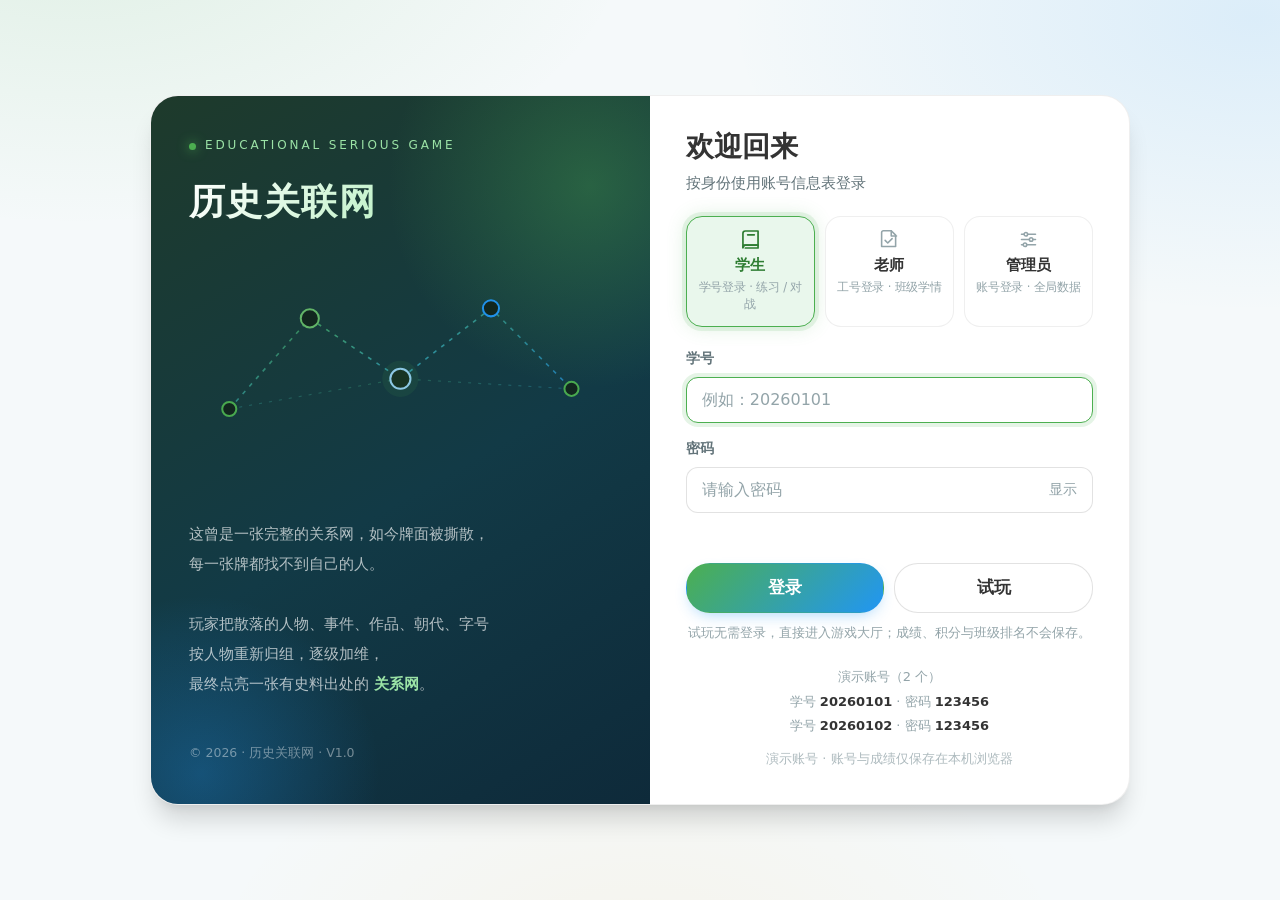
<file: index.html>
<!DOCTYPE html>
<html><head><meta charset="UTF-8">
  <link rel="icon" href="data:image/svg+xml,%3Csvg xmlns='http://www.w3.org/2000/svg' viewBox='0 0 32 32'%3E%3Crect width='32' height='32' rx='7' fill='%230e1a2b'/%3E%3Ccircle cx='9' cy='9.5' r='3' fill='%23d8b25a'/%3E%3Ccircle cx='22.5' cy='9' r='2.6' fill='%23d8b25a'/%3E%3Ccircle cx='16' cy='21.5' r='3.2' fill='%23d8b25a'/%3E%3C/svg%3E"><title>历史关联网</title><script>location.replace("login.html")</script></head>
<body>正在跳转登录页…<a href="login.html">点这里</a>
</body></html>
</file>
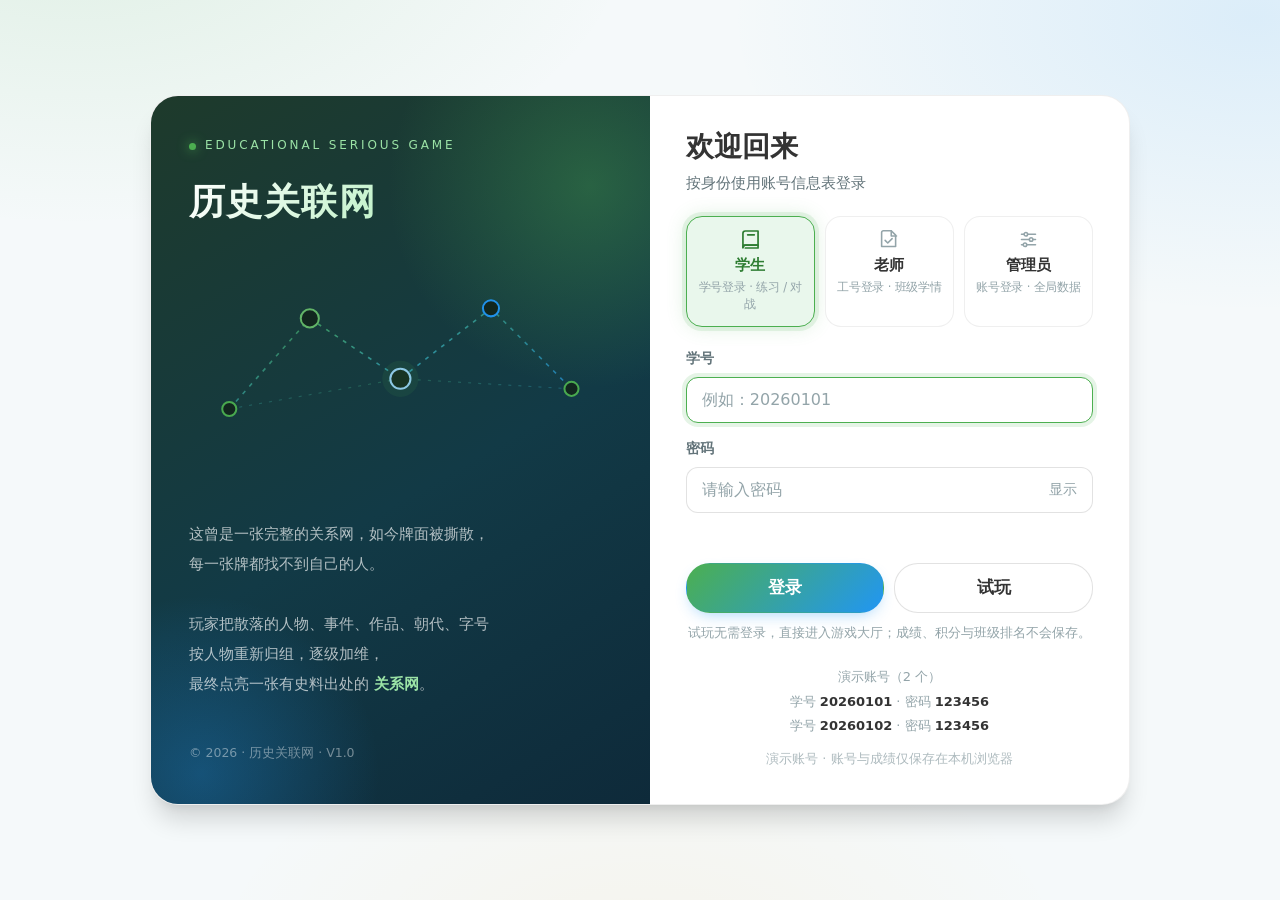
<file: class_create.html>
<!DOCTYPE html>
<html lang="zh-CN">
<head>
<meta charset="UTF-8">
  <link rel="icon" href="data:image/svg+xml,%3Csvg xmlns='http://www.w3.org/2000/svg' viewBox='0 0 32 32'%3E%3Crect width='32' height='32' rx='7' fill='%230e1a2b'/%3E%3Ccircle cx='9' cy='9.5' r='3' fill='%23d8b25a'/%3E%3Ccircle cx='22.5' cy='9' r='2.6' fill='%23d8b25a'/%3E%3Ccircle cx='16' cy='21.5' r='3.2' fill='%23d8b25a'/%3E%3C/svg%3E">
<meta name="viewport" content="width=device-width,initial-scale=1,maximum-scale=1,user-scalable=no">
<title>历史关联网 · 创建班级</title>
<link rel="stylesheet" href="shared.css?v=20261111">
</head>
<body>
<div id="topnav-root"></div>

<div class="page">
  <div class="page-head">
    <a class="back-btn" href="home.html" title="返回首页">
      <svg viewBox="0 0 24 24" fill="none" stroke="currentColor" stroke-width="2" stroke-linecap="round" stroke-linejoin="round"><path d="M15 18l-6-6 6-6"/></svg>
    </a>
    <div>
      <h1 class="page-title">创建班级</h1>
      <div class="page-sub">建班后把班级码发给学生，学生名单在「学生管理」里维护。</div>
    </div>
  </div>

  <div class="grid-2" style="margin-bottom:20px;align-items:start">
    <div class="card reveal">
      <div class="section-title">新建班级</div>
      <div class="form-msg" id="createMsg" style="margin-bottom:12px"></div>
      <div class="field">
        <label for="clsName">班级名称 <span style="color:var(--danger)">*</span></label>
        <input id="clsName" maxlength="30" placeholder="如：2026级（11）班" autocomplete="off">
      </div>
      <div class="field">
        <label for="clsStage">年级 / 学段（可选）</label>
        <select id="clsStage"></select>
      </div>
      <div class="field">
        <label for="clsNote">备注（可选）</label>
        <textarea id="clsNote" maxlength="80" rows="3" placeholder="如：每周三第 6 节历史课使用"
          style="height:auto;min-height:82px;padding:12px 15px;line-height:1.7;resize:vertical;font-family:inherit"></textarea>
      </div>
      <div class="row">
        <button class="btn primary" onclick="submitCreate()">创建班级</button>
        <button class="btn ghost" onclick="resetForm()">重置</button>
        <span class="form-msg" id="formHint">班级名称必填，同一教师下不可重名。</span>
      </div>
    </div>

    <div class="card reveal" style="--i:1">
      <div class="section-title">班级码与学生加入</div>
      <div id="codeBox">
        <div class="empty-tip" style="padding:8px 4px;text-align:left">创建班级后，这里会显示班级码。</div>
      </div>
      <ol class="join-steps">
        <li>在「学生管理」页点右上角 <b>+ 添加学生</b>，勾选要加入的账号并确认 —— 这是当前版本把学生放进班级的方式。</li>
        <li>把<b>班级码</b>发给学生，用于线下核对班级（例如课上口头确认、写在黑板或练习卷上）。</li>
        <li>学生登录后即可开始练习；练习成绩会出现在教师首页、学生管理与成绩分析中。</li>
      </ol>
      <div style="font-size:12.5px;color:var(--ink-3);margin-top:10px;line-height:1.8">
        说明：现有版本没有「学生自助输入班级码加入」的接口，班级成员一律由教师端维护；班级码由系统随机生成，仅作标识与核对，不是登录凭证。
      </div>
    </div>
  </div>

  <div class="card reveal" style="--i:2">
    <div class="section-title">已有班级（<span id="clsCount">0</span>）</div>
    <div id="clsList"></div>
  </div>
</div>

<script src="accounts.js?v=20261111"></script>
<script src="shared.js?v=20261111"></script>
<script>
/* 学段取值与 data/db.js 的 STAGE_ORDER（知识库「学段」字段）保持一致，不另造取值 */
var STAGE_OPTIONS = ["小学", "初中", "高中"];
var ME = null;
var shownClassId = null;

function esc(s){
  return String(s == null ? "" : s).replace(/[&<>"']/g, function(c){
    return { "&":"&amp;", "<":"&lt;", ">":"&gt;", '"':"&quot;", "'":"&#39;" }[c];
  });
}
function p2(n){ return String(n).padStart(2, "0"); }
/* 班级创建时间：现有班级对象没有 createdAt 字段，用 id（Date.now()）推导；账号信息导入的班级 id 为 1，无法推导 */
function fmtTime(id){
  var n = Number(id);
  if(!isFinite(n) || n < 1e12) return "—";
  var d = new Date(n);
  return d.getFullYear() + "-" + p2(d.getMonth()+1) + "-" + p2(d.getDate()) + " " + p2(d.getHours()) + ":" + p2(d.getMinutes());
}
function setMsg(el, text, ok){
  if(!el) return;
  el.textContent = text || "";
  el.className = "form-msg" + (text ? (ok ? " ok" : " err") : "");
}

/* 复用 shared.js 的 makeClassCode()，只额外保证与已有班级码不重复 */
function genCode(classes){
  var used = {};
  classes.forEach(function(c){ if(c.code) used[c.code] = 1; });
  for(var i = 0; i < 50; i++){
    var code = makeClassCode();
    if(!used[code]) return code;
  }
  return makeClassCode();
}

function fillStages(){
  var sel = document.getElementById("clsStage");
  sel.innerHTML = '<option value="">不指定</option>' + STAGE_OPTIONS.map(function(s){
    return '<option value="' + s + '">' + s + '</option>';
  }).join("");
}

function resetForm(silent){
  document.getElementById("clsName").value = "";
  document.getElementById("clsStage").value = "";
  document.getElementById("clsNote").value = "";
  if(!silent) setMsg(document.getElementById("createMsg"), "", true);
  document.getElementById("clsName").focus();
}

function submitCreate(){
  var nameEl = document.getElementById("clsName");
  var msg = document.getElementById("createMsg");
  var name = nameEl.value.trim();
  if(!name){ setMsg(msg, "！ 请填写班级名称", false); nameEl.focus(); return; }
  if(name.length > 30){ setMsg(msg, "！ 班级名称最多 30 个字", false); nameEl.focus(); return; }

  var classes = loadClasses();
  if(classes.some(function(c){ return c.name === name; })){
    setMsg(msg, "！ 班级名「" + name + "」已存在，请换一个名称", false);
    nameEl.focus();
    return;
  }

  var stage = document.getElementById("clsStage").value;
  var note = document.getElementById("clsNote").value.trim();
  var cls = { id: Date.now(), name: name, code: genCode(classes), members: [] };
  if(stage) cls.stage = stage;     // 仅在填写时写入，未填写不新增字段
  if(note) cls.note = note;
  classes.push(cls);
  saveClasses(classes);

  /* 与原教师首页 createClass() 的行为一致：同步写入账号信息表的「所带班级2、3…」 */
  if(ME && ME.no){
    var x = loadExtra(); x.tCls = x.tCls || {};
    var arr = x.tCls[ME.no] = x.tCls[ME.no] || [];
    if(arr.indexOf(name) < 0) arr.push(name);
    saveExtra(x);
  }

  resetForm(true);
  setMsg(msg, "✓ 已创建班级「" + name + "」，班级码 " + cls.code + "，可发给学生。", true);
  renderCode(cls);
  renderList();
}

function renderCode(cls){
  shownClassId = String(cls.id);
  document.getElementById("codeBox").innerHTML =
    '<div class="code-result">' +
      '<div>' +
        '<div class="k">班级码</div>' +
        '<div class="code" id="codeText">' + esc(cls.code) + '</div>' +
        '<div class="nm">' + esc(cls.name) + (cls.stage ? " · " + esc(cls.stage) : "") + '</div>' +
      '</div>' +
      '<div class="spacer"></div>' +
      '<button class="btn ghost small" onclick="copyCode(\'' + esc(cls.code) + '\')">复制班级码</button>' +
    '</div>' +
    '<div style="font-size:12.5px;color:var(--ink-2);margin-bottom:14px">把上面的班级码发给学生，就能和这个班对上号了。</div>';
}

function copyCode(code){
  function done(ok){
    var el = document.getElementById("formHint");
    setMsg(el, ok ? "✓ 班级码已复制" : "复制失败，请手动选中班级码", ok);
    setTimeout(function(){ if(el) setMsg(el, "班级名称必填，同一教师下不可重名。", true); }, 2600);
  }
  if(navigator.clipboard && navigator.clipboard.writeText){
    navigator.clipboard.writeText(code).then(function(){ done(true); }, function(){ done(false); });
    return;
  }
  try{
    var ta = document.createElement("textarea");
    ta.value = code; ta.style.position = "fixed"; ta.style.opacity = "0";
    document.body.appendChild(ta); ta.select();
    var ok = document.execCommand("copy");
    ta.remove();
    done(ok);
  }catch(e){ done(false); }
}

function renderList(){
  var classes = loadClasses();
  var root = document.getElementById("clsList");
  document.getElementById("clsCount").textContent = classes.length;
  if(!classes.length){
    root.innerHTML = '<div class="empty-tip">还没有班级，用左侧表单创建第一个班级。</div>';
    return;
  }
  var rows = classes.map(function(c){
    var meta = [];
    if(c.stage) meta.push(esc(c.stage));
    if(c.note) meta.push(esc(c.note));
    var assigned = c.assigned || (ME && ME.cls && c.name === ME.cls);
    return '<tr data-id="' + esc(c.id) + '">' +
      '<td><b>' + esc(c.name) + '</b>' +
        (assigned ? ' <span class="chip" style="font-size:12px;padding:1px 8px">所带班级</span>' : "") +
        (meta.length ? '<div style="font-size:12px;color:var(--ink-3);margin-top:3px;white-space:normal">' + meta.join(" · ") + '</div>' : "") +
      '</td>' +
      '<td><code style="font-family:\'JetBrains Mono\',Menlo,Consolas,monospace;color:var(--accent-ink);background:var(--accent-soft);padding:1px 7px;border-radius:6px;font-size:13px">' + esc(c.code) + '</code></td>' +
      '<td class="num">' + c.members.length + '</td>' +
      '<td>' + fmtTime(c.id) + '</td>' +
      '<td><div class="row-ops">' +
        '<a class="btn ghost small" href="home.html" title="到教师首页查看这个班的学情">进入班级</a>' +
        '<a class="btn ghost small" href="student_admin.html?cls=' + encodeURIComponent(c.id) + '" title="到学生管理查看这个班的学生">查看学生</a>' +
        '<button class="btn danger small" onclick="delClass(' + esc(c.id) + ')">删除</button>' +
      '</div></td>' +
    '</tr>';
  }).join("");
  root.innerHTML =
    '<div class="tbl-wrap"><table class="tbl" style="min-width:720px">' +
      '<thead><tr><th>班级名称</th><th>班级码</th><th class="num">人数</th><th>创建时间</th><th style="width:280px">操作</th></tr></thead>' +
      '<tbody>' + rows + '</tbody>' +
    '</table></div>';
}

function delClass(cid){
  var classes = loadClasses();
  var cls = classes.filter(function(c){ return String(c.id) === String(cid); })[0];
  if(!cls) return;
  var assigned = cls.assigned || (ME && ME.cls && cls.name === ME.cls);
  if(assigned){
    alert("「" + cls.name + "」来自账号信息表里的「所带班级1」，教师首页会自动重建它，不能在这里删除。\n如需调整，请让管理员修改账号信息。");
    return;
  }
  var ok = confirm(
    "确定删除班级「" + cls.name + "」吗？\n\n" +
    "班级码 " + cls.code + " 将失效；当前 " + cls.members.length + " 名学生的班级名单关系会一并移除。\n" +
    "学生账号与历史成绩都会保留，但此操作不可撤销。"
  );
  if(!ok) return;

  saveClasses(classes.filter(function(c){ return String(c.id) !== String(cid); }));

  /* 同步清理账号信息表「所带班级2、3…」中的同名记录 */
  var x = loadExtra();
  if(x.tCls && ME && x.tCls[ME.no]){
    x.tCls[ME.no] = x.tCls[ME.no].filter(function(n){ return n !== cls.name; });
    saveExtra(x);
  }

  if(shownClassId === String(cid)){
    shownClassId = null;
    document.getElementById("codeBox").innerHTML =
      '<div class="empty-tip" style="padding:8px 4px;text-align:left">创建班级后，这里会显示班级码。</div>';
  }
  setMsg(document.getElementById("createMsg"), "✓ 已删除班级「" + cls.name + "」，学生账号与成绩已保留。", true);
  renderList();
}

/* 创建 / 删除后与其它页面（教师首页、学生管理）保持同步 */
window.addEventListener("storage", function(e){
  if(e.key === LS_CLASSES) renderList();
});
window.addEventListener("pageshow", function(e){ if(e.persisted) renderList(); });

(function(){
  var d = requireAccount();
  if(!d) return;
  var u = d.user || {};
  if(u.role !== "t"){
    location.replace(u.role === "a" ? "home.html" : "home_student.html");
    return;
  }
  ME = u;
  document.getElementById("topnav-root").outerHTML = renderTopnav("class");
  fillStages();
  document.getElementById("clsName").addEventListener("keydown", function(e){
    if(e.key === "Enter"){ e.preventDefault(); submitCreate(); }
  });
  renderList();
})();
</script>
</body>
</html>
</file>
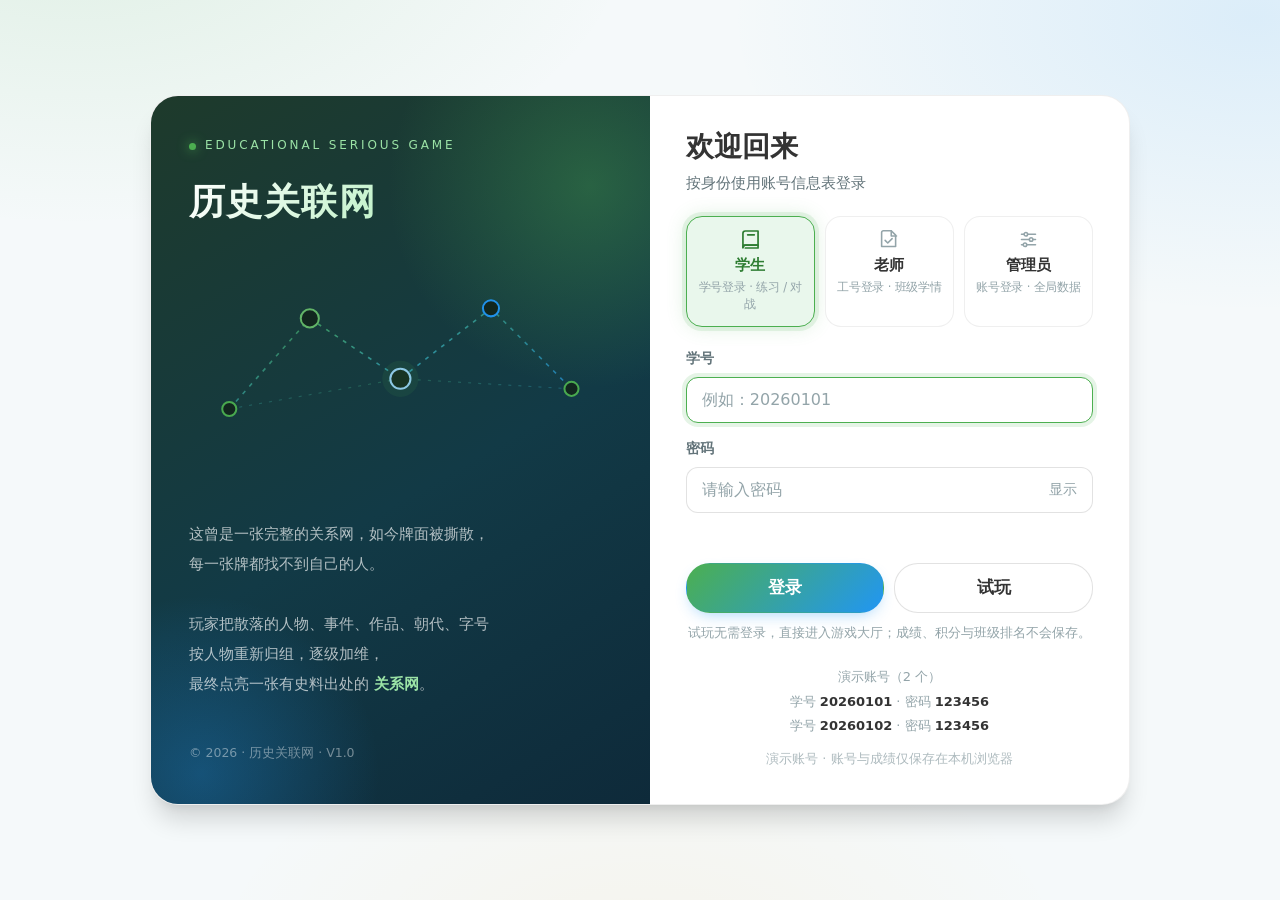
<file: exam.html>
<!DOCTYPE html>
<html lang="zh-CN">
<head>
<meta charset="UTF-8">
  <link rel="icon" href="data:image/svg+xml,%3Csvg xmlns='http://www.w3.org/2000/svg' viewBox='0 0 32 32'%3E%3Crect width='32' height='32' rx='7' fill='%230e1a2b'/%3E%3Ccircle cx='9' cy='9.5' r='3' fill='%23d8b25a'/%3E%3Ccircle cx='22.5' cy='9' r='2.6' fill='%23d8b25a'/%3E%3Ccircle cx='16' cy='21.5' r='3.2' fill='%23d8b25a'/%3E%3C/svg%3E">
<meta name="viewport" content="width=device-width,initial-scale=1,maximum-scale=1,user-scalable=no">
<title>历史关联网 · 创建练习卷</title>
<link rel="stylesheet" href="shared.css?v=20261111">
</head>
<body>
<div id="topnav-root"></div>

<div class="page">
  <div class="page-head">
    <a class="back-btn" href="home.html" title="返回个人中心">
      <svg viewBox="0 0 24 24" fill="none" stroke="currentColor" stroke-width="2" stroke-linecap="round" stroke-linejoin="round"><path d="M15 18l-6-6 6-6"/></svg>
    </a>
    <div>
      <h1 class="page-title">新建练习卷</h1>
      <div class="page-sub">勾选人物 → 添加题型 → 生成 A4 双页练习卷，第二页为教师答案页。</div>
    </div>
  </div>

  <div class="card exam-panel">
    <div class="exam-head">
      <div class="name-row">
        <span class="nr-label">试卷名称</span>
        <input id="examName" value="历史关联网·关联练习" maxlength="30">
        <div class="chip" id="examNameHint">共 645 条人物可选题</div>
      </div>
      <div class="exam-mech">
        <span class="lbl">评分机制</span>
        <label><input type="radio" name="examMode" value="pct" checked onchange="examModeChange('pct')"> 百分制（平均分配每道题的分值）</label>
        <label><input type="radio" name="examMode" value="custom" onchange="examModeChange('custom')"> 自定义（每题
          <input type="number" id="examPts" value="5" min="1" max="50" style="width:58px;height:30px;padding:0 8px;border:1px solid var(--line-2);border-radius:6px;font-size:14px"> 分）</label>
      </div>
      <div class="exam-dyns" id="examDyns"></div>
    </div>
    <div class="exam-body" style="border-top:1px solid var(--line);margin-top:4px">
      <div class="exam-left">
        <div class="exam-left-bar">
          <span class="spacer" style="font-size:14px;color:var(--ink-3)">人物</span>
          <button class="mini-btn" onclick="examSelAll()">全选</button>
          <button class="mini-btn" onclick="examSelNone()">取消选择</button>
        </div>
        <div class="exam-people" id="examPeople"></div>
        <div class="exam-count" id="examCount"></div>
      </div>
      <div class="exam-right">
        <div class="exam-add">添加题目
          <button onclick="examAdd('single')">单选题</button>
          <button onclick="examAdd('fill')">填空题</button>
          <button onclick="examAdd('match')">连线题</button>
          <span id="examTip" style="font-size:13px;color:var(--danger)"></span>
        </div>
        <div class="exam-qs" id="examQs"></div>
      </div>
    </div>
    <div style="padding:14px 24px 20px;display:flex;gap:10px;justify-content:flex-end;align-items:center;border-top:1px solid var(--line)">
      <div class="chip" id="examFootHint" style="margin-right:auto">先在左侧勾选人物，再添加题型</div>
      <button class="btn ghost" onclick="examClear()">清空题目</button>
      <button class="btn primary" onclick="examGenerate()">生成练习卷</button>
    </div>
  </div>
</div>

<!-- A4 排版预览弹窗 -->
<div class="modal-mask" id="a4Mask">
  <div class="modal a4-modal">
    <div class="modal-head">
      <h3>练习卷预览（A4）</h3>
      <div class="sum">共 2 页 · 第二页为教师答案页</div>
      <button class="close" onclick="closeA4()">关闭</button>
    </div>
    <div class="a4-body" id="a4Body"></div>
    <div style="padding:14px 22px;border-top:1px solid var(--line);display:flex;gap:10px;justify-content:flex-end">
      <button class="btn ghost" onclick="closeA4()">返回编辑</button>
      <button class="btn primary" onclick="doPrint()">打印练习卷</button>
    </div>
  </div>
</div>

<!-- 打印容器 -->
<div id="printRoot" style="display:none"></div>

<script src="accounts.js?v=20261111"></script>
<script src="shared.js?v=20261111"></script>
<script src="vendor/xlsx.full.min.js"></script>
<script src="data/kb-data.js?v=20261111"></script>
<script src="data/db.js?v=20261111"></script>
<script>
requireAccount();
const user = getUser();
if(user.role!=="t" && user.role!=="a"){ location.href = "home_student.html"; }
document.getElementById("topnav-root").outerHTML = renderTopnav("home");

const NET_DYNS = HNDB.eraOrder();
const NET_DYN_SHORT = { "三国两晋南北朝":"三国·两晋", "外国近现代":"外国·近现代", "五代十国":"五代十国" };

/* 数据源异步升级后刷新人物列表 */
window.addEventListener("hn-db-updated", () => {
  renderExamDyns(); renderExamPeople(); renderExamQs();
});

function shortEvent(p){ return p.event.split(/[、，,]/)[0]; }
function shortWork(p){ const m = p.work.match(/《[^》]+》/); return m ? m[0] : p.work; }

let examSel = new Set();
let examQs = [];
let examMode = "pct";
let examDyn = "全部";

function examModeChange(m){ examMode = m; renderExamQs(); }

function examDynList(){ return ["全部", ...NET_DYNS]; }
function examPeople(){ return examDyn==="全部" ? DB : DB.filter(p=>p.dyn===examDyn); }
function renderExamDyns(){
  document.getElementById("examDyns").innerHTML = examDynList().map(d=>
    `<button class="sort-btn ${examDyn===d?"on":""}" onclick="examSetDyn('${d}')">${NET_DYN_SHORT[d]||d}</button>`).join("");
}
function examSetDyn(d){ examDyn=d; renderExamDyns(); renderExamPeople(); }

function renderExamPeople(){
  document.getElementById("examPeople").innerHTML = examPeople().map(p=>`
    <label><input type="checkbox" class="examChk" value="${p.name}" ${examSel.has(p.name)?"checked":""} onchange="examToggle('${p.name}',this.checked)">
      <span class="pn">${p.name}</span><span class="pd">${p.dyn}</span></label>`).join("");
  renderExamCount();
}
function examToggle(name,on){ on ? examSel.add(name) : examSel.delete(name); renderExamCount(); }
function examSelAll(){ examPeople().forEach(p=>examSel.add(p.name)); renderExamPeople(); }
function examSelNone(){ examSel.clear(); renderExamPeople(); }
function examCount(){
  const pts = examPerPts();
  return { n: examQs.length, total: examQs.length * pts };
}
function examPerPts(){
  if(examMode==="custom") return Math.max(1, +document.getElementById("examPts").value || 5);
  return examQs.length ? Math.floor(100/examQs.length) : 0;
}
function renderExamCount(){
  const c = examCount();
  document.getElementById("examCount").innerHTML = `已选 <b>${examSel.size}</b> 人 · 题量 <b>${c.n}</b>，总分 <b>${examMode==="pct"&&c.n?100:c.total}</b>`;
}

function matchItems(sel){
  // 朝代重复度高（多人同朝代会产生歧义），连线项只从 字/号/事件/作品 中取；
  // 每人随机两项，但优先取还没用过的字段，使不同人的字段组合尽量不同（如孔子—事件/作品，墨子—字/号）
  const used = {};
  const items = [];
  shuffle(sel).forEach(p=>{
    const pool = [];
    if(p.caliber) pool.push(["字／号", p.caliber]);
    pool.push(["事件", shortEvent(p)], ["作品", shortWork(p)]);
    shuffle(pool)
      .sort((a,b)=> (used[a[0]]||0) - (used[b[0]]||0))   // 稳定排序：同频次内保持随机
      .slice(0,2)
      .forEach(x=>{ used[x[0]] = (used[x[0]]||0)+1; items.push({ t:`${x[0]}·${x[1]}`, who:p.name }); });
  });
  return shuffle(items);
}

function examAdd(type){
  const sel = [...examSel].map(n=>DB.find(p=>p.name===n)).filter(Boolean);
  const tip = document.getElementById("examTip");
  if(!sel.length){ tip.textContent = "请先在左侧勾选人物"; return; }
  if(type==="match" && sel.length<2){ tip.textContent = "连线题至少勾选 2 人"; return; }
  tip.textContent = "";
  if(type==="match"){
    const names = sel.slice(0,10).map(x=>x.name);
    const items = matchItems(sel.slice(0,10));
    examQs.push({ type:"match", names, items });
  } else if(type==="fill"){
    sel.forEach(p=>{
      const blanks = [];
      if(p.caliber) blanks.push(["字／号", p.caliber]);
      blanks.push(["朝代", p.dyn]);
      examQs.push({ type:"fill", name:p.name, blanks, note:p.note });
    });
  } else {
    sel.forEach(p=>{
      const others = shuffle(DB.filter(x=>x.name!==p.name));
      const t = Math.floor(Math.random()*3);
      let stem, opts, ans;
      if(t===0){
        stem = `《${shortWork(p).replace(/[《》]/g,"")}》是谁的代表作？`;
        ans = p.name; opts = shuffle([p.name, ...others.slice(0,3).map(x=>x.name)]);
      } else if(t===1){
        stem = `“${shortEvent(p)}”与下列哪位人物相关？`;
        ans = p.name; opts = shuffle([p.name, ...others.slice(0,3).map(x=>x.name)]);
      } else {
        stem = `下列哪部作品出自${p.name}之手？`;
        ans = shortWork(p); opts = shuffle([shortWork(p), ...others.slice(0,3).map(x=>shortWork(x))]);
      }
      examQs.push({ type:"single", name:p.name, stem, opts, ans, note:p.note });
    });
  }
  renderExamQs();
}
function examDel(i){ examQs.splice(i,1); renderExamQs(); }
function examClear(){ examQs = []; renderExamQs(); document.getElementById("examTip").textContent=""; }
function examShowAns(i){ document.getElementById("qa"+i).style.display = "block"; }

function renderExamQs(){
  const pts = examPerPts();
  const box = document.getElementById("examQs");
  if(!examQs.length){
    box.innerHTML = `<div class="empty-tip" style="padding:80px 0">先在左侧勾选人物，再点击题型按钮添加题目</div>`;
  } else {
    box.innerHTML = examQs.map((q,i)=>{
      let body = "";
      if(q.type==="single"){
        body = `<div class="q-stem">${i+1}.（${q.name}）${q.stem}</div>` +
          q.opts.map((o,j)=>`<div class="q-opt" data-ans="${o===q.ans?1:0}">${"ABCD"[j]}. ${o}</div>`).join("");
      } else if(q.type==="fill"){
        body = `<div class="q-stem">${i+1}.（${q.name}）${q.name}，${q.blanks.map(b=>`${b[0]} <u class="q-blank">　　</u>`).join("，")}。</div>`;
      } else {
        const LETTERS = "ABCDEFGHIJKLMNOPQRST";
        body = `<div class="q-stem">${i+1}. 连线：把人物与对应的信息项用线连起来（每人两项）。</div>
          <div class="q-match"><div>${q.names.map(n=>`<div>${n}</div>`).join("")}</div>
          <div>${q.items.map((it,j)=>`<div>${LETTERS[j]}. ${it.t}</div>`).join("")}</div></div>`;
      }
      let ansTxt = "";
      if(q.type==="single") ansTxt = `答案：${"ABCD"[q.opts.indexOf(q.ans)]}. ${q.ans}`;
      else if(q.type==="fill") ansTxt = `答案：${q.blanks.map(b=>`${b[0]}＝${b[1]}`).join("；")}`;
      else {
        const LETTERS = "ABCDEFGHIJKLMNOPQRST";
        ansTxt = `答案：${q.names.map(n=>`${n}—${q.items.map((it,j)=>it.who===n?LETTERS[j]:null).filter(Boolean).join("、")}`).join("；")}`;
      }
      return `<div class="q-card">
        <div class="q-head"><span class="chip" style="font-size:12px;padding:1px 8px">${{single:"单选题",fill:"填空题",match:"连线题"}[q.type]}</span>
          <span>${pts?`每题 ${pts} 分`:""}</span>
          <span class="del" onclick="examDel(${i})">✕ 删除</span></div>
        ${body}
        <div id="qa${i}" style="display:none;margin-top:8px;padding:8px 12px;background:var(--accent-soft);border-radius:8px;font-size:14px;color:var(--accent-ink)">
          ${ansTxt}${q.note?`<br>易错：${q.note}`:""}</div>
        ${`<button class="mini-btn" style="margin-top:8px" onclick="examShowAns(${i})">查看答案</button>`}
      </div>`;
    }).join("");
  }
  renderExamCount();
}

/* ---- 生成：组装 A4 卷面 → 弹窗预览（同时写入打印容器） ---- */
function examGenerate(){
  if(!examQs.length){ document.getElementById("examTip").textContent = "还没有题目，请先生成"; return; }
  const name = document.getElementById("examName").value.trim() || "历史关联网·关联练习";
  const pts = examPerPts();
  const CN = ["一","二","三","四","五","六","七","八","九","十","十一","十二"];
  let s1 = "", s2 = "", si = -1, lastType = "";
  examQs.forEach((q,i)=>{
    const TYPE_LABEL = { single:"单选题", fill:"填空题", match:"连线题" };
    if(q.type !== lastType){
      si++; lastType = q.type;
      s1 += `<h2>${CN[si]}、${TYPE_LABEL[q.type]}（每题 ${pts} 分）</h2>`;
      if(q.type==="match") s1 += `<div class="tip">把人物与对应的信息项用线连起来（每人两项）。</div>`;
    }
    if(q.type==="single"){
      s1 += `<div>${i+1}. ${q.stem}</div>` +
            q.opts.map((o,j)=>`<div style="margin-left:2em">${"ABCD"[j]}. ${o}</div>`).join("") +
            `<div style="margin-top:6px">答：<span class="blank" style="width:120px"></span></div>`;
      s2 += `<div class="ans-line">${i+1}. ${"ABCD"[q.opts.indexOf(q.ans)]}　${q.ans}${q.note?`　<span style="color:#555">（易错：${q.note}）</span>`:""}</div>`;
    } else if(q.type==="fill"){
      s1 += `<div>${i+1}. ${q.name}，${q.blanks.map(b=>`${b[0]} <span class="blank" style="width:70px"></span>`).join("，")}。</div>`;
      s2 += `<div class="ans-line">${i+1}. ${q.blanks.map(b=>`${b[0]}＝${b[1]}`).join("；")}</div>`;
    } else {
      const LETTERS = "ABCDEFGHIJKLMNOPQRST";
      s1 += `<div style="display:flex;gap:60px;font-size:14px;line-height:2.2">
          <div>${q.names.map(n=>`<div>${n}</div>`).join("")}</div>
          <div>${q.items.map((it,j)=>`<div>${LETTERS[j]}. ${it.t}</div>`).join("")}</div>
        </div>`;
      s2 += `<div class="ans-line">${i+1}. ${q.names.map(n=>`${n}—${q.items.map((it,j)=>it.who===n?LETTERS[j]:null).filter(Boolean).join("、")}`).join("；")}</div>`;
    }
  });
  const notes = `<h2>易错提醒（讲评时用）</h2><ul class="notes">${
    [...new Set(examQs.filter(q=>q.note).map(q=>q.name))].slice(0,8).map(n=>{
      const p = DB.find(x=>x.name===n); return `<li><b>${n}</b>：${p.note}</li>`;
    }).join("")}</ul>`;
  const sheets = `
  <div class="sheet">
    <h1>${name}</h1>
    <div class="meta"><span>姓名 <span class="blank"></span></span><span>班级 <span class="blank"></span></span><span>日期 <span class="blank" style="width:70px"></span></span><span>得分 <span class="blank" style="width:50px"></span></span></div>
    <hr>${s1}
    <div class="foot">${name} · 教师用练习卷（${user.name}）</div>
  </div>
  <div class="sheet page-break">
    <h1>答案页（教师用）</h1><hr>${s2}${notes}
  </div>`;
  document.getElementById("printRoot").innerHTML = sheets;   // 供 window.print() 使用
  document.getElementById("a4Body").innerHTML = sheets;      // A4 排版效果预览
  document.getElementById("a4Mask").classList.add("on");
  document.getElementById("a4Body").scrollTop = 0;
}
function closeA4(){ document.getElementById("a4Mask").classList.remove("on"); }
function doPrint(){ document.body.classList.add("printing"); window.print(); document.body.classList.remove("printing"); }

renderExamDyns();
renderExamPeople();
renderExamQs();
</script>
</body>
</html>
</file>
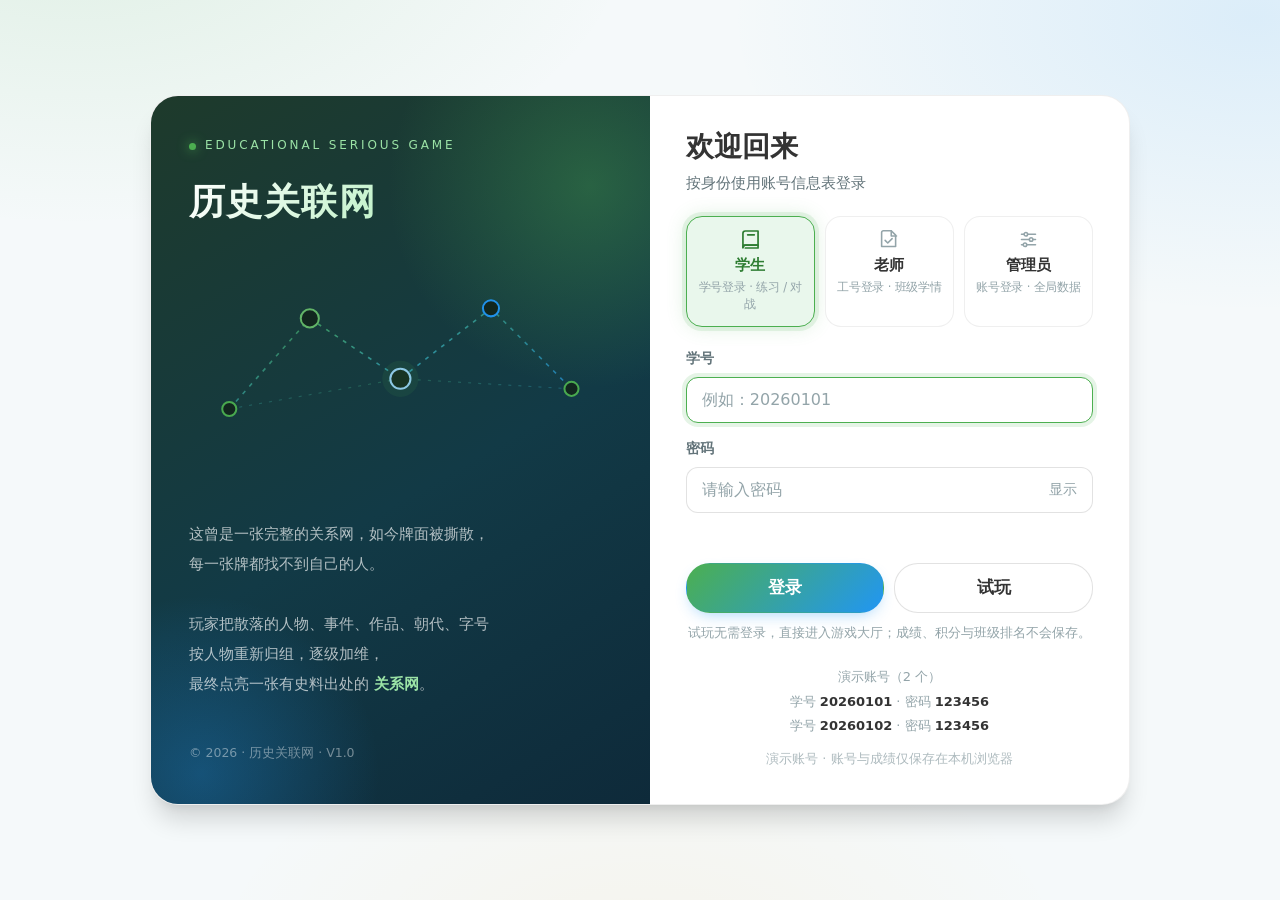
<file: home.html>
<!DOCTYPE html>
<html lang="zh-CN">
<head>
<meta charset="UTF-8">
  <link rel="icon" href="data:image/svg+xml,%3Csvg xmlns='http://www.w3.org/2000/svg' viewBox='0 0 32 32'%3E%3Crect width='32' height='32' rx='7' fill='%230e1a2b'/%3E%3Ccircle cx='9' cy='9.5' r='3' fill='%23d8b25a'/%3E%3Ccircle cx='22.5' cy='9' r='2.6' fill='%23d8b25a'/%3E%3Ccircle cx='16' cy='21.5' r='3.2' fill='%23d8b25a'/%3E%3C/svg%3E">
<meta name="viewport" content="width=device-width,initial-scale=1,maximum-scale=1,user-scalable=no">
<title>历史关联网 · 教师首页</title>
<link rel="stylesheet" href="shared.css?v=20261111">
</head>
<body>
<div id="topnav-root"></div>
<div class="page" id="page"></div>

<!-- 添加学生弹窗 -->
<div class="modal-mask" id="pickMask">
  <div class="modal" style="width:min(560px,92vw)">
    <div class="modal-head"><h3 id="pickTitle">添加学生</h3><div class="spacer"></div><button class="close" onclick="closePick()">取消</button></div>
    <div id="pickBody" style="padding:14px 18px;max-height:52vh;overflow:auto"></div>
    <div style="padding:14px 22px;border-top:1px solid var(--line);display:flex;gap:10px;justify-content:flex-end">
      <button class="btn ghost" onclick="closePick()">取消</button>
      <button class="btn primary" onclick="confirmPick()">确认添加</button>
    </div>
  </div>
</div>

<script src="accounts.js?v=20261111"></script>
<script src="shared.js?v=20261111"></script>
<script src="vendor/xlsx.full.min.js"></script>
<script src="data/kb-data.js?v=20261111"></script>
<script src="data/db.js?v=20261111"></script>
<script>
requireAccount();
const user = getUser();
if(user.role!=="t" && user.role!=="a"){ location.href = "home_student.html"; }
document.getElementById("topnav-root").outerHTML = renderTopnav("home");

const page = document.getElementById("page");
const prof = profile();
const NET_DYNS = HNDB.eraOrder();
const NET_DYN_SHORT = { "三国两晋南北朝":"三国·两晋", "外国近现代":"外国·近现代" };

requestAnimationFrame(drawNetLinks);
window.addEventListener("resize", drawNetLinks);

/* 头像 HTML */
function avatarHTML(u, cls){
  return u.avatar ? `<img src="${u.avatar}" alt="${u.name}">` : (u.name||"?")[0];
}

/* ============================================================
   教师中心：班级 + 出练习纸 + 学生学情 + 自己的关系网
============================================================ */
let teacherTab = "all";        // 当前查看的班级
let teacherSort = "scoreDesc"; // 排序方式

/* 所带班级1（账号信息表中的班级）自动出现在「我的班级」里 */
function ensureAssignedClass(){
  if(!user.cls) return;
  const classes = loadClasses();
  if(!classes.some(c=> c.name===user.cls)){
    classes.unshift({ id:1, name:user.cls, code:makeClassCode(), members:[], assigned:true });
    saveClasses(classes);
  }
}

function renderTeacher(){
  ensureAssignedClass();
  const classes = loadClasses();
  const scores = loadScores();
  const totalStudents = new Set(classes.flatMap(c=>c.members)).size;
  const lit = Object.keys(prof.done||{}).length;

  page.innerHTML = `
  <div class="hero reveal">
    <div class="avatar">${avatarHTML(user)}</div>
    <div class="info">
      <h1>${user.name}</h1>
      <div class="sub">${ROLE_LABELS[user.role]||"老师"}${user.cls?" · "+user.cls:""}${user.no?" · 工号 "+user.no:""}</div>
      <div class="row" style="margin-top:14px">
        <a class="btn primary" href="exam.html">出练习卷</a>
        <a class="btn ghost" href="lobby.html?mode=single">我的网（测试）</a>
      </div>
    </div>
    <div class="stats">
      <div class="stat"><div class="n"><span data-count="${classes.length}">0</span></div><div class="l">我的班级</div></div>
      <div class="stat"><div class="n"><span data-count="${totalStudents}">0</span></div><div class="l">班级学生</div></div>
      <div class="stat"><div class="n"><span data-count="${lit}">0</span><span class="of">/${DB.length}</span></div><div class="l">我的掌握情况</div></div>
    </div>
  </div>

  <div class="grid-2" style="margin-bottom:20px">
    <div class="card reveal" style="--i:1">
      <div class="section-title">快速操作</div>
      <div class="quick-actions">
        <button class="qa-row b1" onclick="quickAddStudent()">
          <span class="ic"><svg viewBox="0 0 24 24" fill="none" stroke="currentColor" stroke-width="2" stroke-linecap="round" stroke-linejoin="round"><circle cx="9.5" cy="8" r="3.4"/><path d="M3.5 20c0-3.3 2.7-5.6 6-5.6s6 2.3 6 5.6"/><path d="M18 8v6M15 11h6"/></svg></span>
          <span>添加学生</span>
          <span class="ar"><svg viewBox="0 0 24 24" fill="none" stroke="currentColor" stroke-width="2" stroke-linecap="round" stroke-linejoin="round"><path d="M5 12h14M13 6l6 6-6 6"/></svg></span>
        </button>
        <button class="qa-row b4" onclick="location.href='exam.html'">
          <span class="ic"><svg viewBox="0 0 24 24" fill="none" stroke="currentColor" stroke-width="2" stroke-linecap="round" stroke-linejoin="round"><path d="M6 2.5h8l4.5 4.5v14.5H6z"/><path d="M14 2.5V7h4.5"/><path d="M9 13h6M9 17h4"/></svg></span>
          <span>出练习卷</span>
          <span class="ar"><svg viewBox="0 0 24 24" fill="none" stroke="currentColor" stroke-width="2" stroke-linecap="round" stroke-linejoin="round"><path d="M5 12h14M13 6l6 6-6 6"/></svg></span>
        </button>
        <button class="qa-row b3" onclick="location.href='score_analysis.html'">
          <span class="ic"><svg viewBox="0 0 24 24" fill="none" stroke="currentColor" stroke-width="2" stroke-linecap="round" stroke-linejoin="round"><path d="M12 3a9 9 0 1 0 9 9h-9z"/><path d="M12 3v9h9"/></svg></span>
          <span>成绩分析</span>
          <span class="ar"><svg viewBox="0 0 24 24" fill="none" stroke="currentColor" stroke-width="2" stroke-linecap="round" stroke-linejoin="round"><path d="M5 12h14M13 6l6 6-6 6"/></svg></span>
        </button>
      </div>

    </div>
    <div class="card reveal" style="--i:2">
      <div class="section-title">出练习纸</div>
      <div class="feature-box">
        <div class="fi">
          <svg viewBox="0 0 24 24" fill="none" stroke="currentColor" stroke-width="1.8" stroke-linecap="round" stroke-linejoin="round"><path d="M6 2h9l5 5v15H6z"/><path d="M15 2v6h6"/><path d="M9 13h7M9 17h5"/></svg>
        </div>
        <div>
          <div class="ft">逐题生成练习卷</div>
          <div class="fd">勾选人物、选择题型，自动排版成 A4 练习卷，第二页附教师答案页，支持直接打印。</div>
        </div>
      </div>
      <div class="row" style="margin-top:16px">
        <a class="btn primary large" href="exam.html">创建练习卷</a>
        <a class="btn ghost large" href="lobby.html?mode=single">我的关系网</a>
      </div>
    </div>
  </div>

  <div class="card reveal" style="margin-bottom:20px;--i:3">
    <div class="section-title">班级学生情况</div>
    ${renderStuSection(classes, scores)}
  </div>

  <div class="card reveal" style="--i:4">
    ${renderNet()}
    <div style="font-size:13.5px;color:var(--ink-3);margin-top:10px">教师的关系网用于单机测试，只看掌握情况，不记分。</div>
  </div>`;
  requestAnimationFrame(()=>{ drawNetLinks(); mountMotion(page); });
}

function renderClassList(classes){
  if(!classes.length) return `<div class="empty-tip">还没有班级。建一个，把班级码发给学生。</div>`;
  return classes.map(c=>{
    const sc = loadScores();
    const avg = c.members.length ? Math.round(c.members.reduce((s,no)=> s+(sc[no]?.score||0),0)/c.members.length) : 0;
    return `<div class="class-item">
      <div style="flex:1">
        <div class="cname">${c.name}${c.assigned?` <span class="chip" style="font-size:12px;padding:1px 8px">所带班级</span>`:""}</div>
        <div class="cmeta">${c.members.length} 人 · 平均 ${avg} 分 · 班级码 <code>${c.code}</code></div>
      </div>
      <button class="btn ghost" onclick="openPick(${c.id})">添加学生</button>
    </div>`;
  }).join("");
}

function quickAddStudent(){
  const classes = loadClasses();
  if(!classes.length){
    if(confirm("还没有班级。先去「创建班级」建一个吗？")) location.href = "class_create.html";
    return;
  }
  openPick(classes[0].id);
}

/* 班级数据以 localStorage 为准：其它页面（创建班级页 / 学生管理页）创建或删除班级后，这里跟着刷新 */
window.addEventListener("storage", function(e){ if(e.key === LS_CLASSES && user.role === "t") renderTeacher(); });
window.addEventListener("pageshow", function(e){ if(e.persisted && user.role === "t") renderTeacher(); });

/* ---- 添加学生弹窗 ---- */
let pickClassId = null;
function openPick(cid){
  pickClassId = cid;
  const classes = loadClasses();
  const cls = classes.find(c=>c.id===cid);
  const inClass = new Set(cls.members);
  const candidates = allAccounts("s").filter(a=> !inClass.has(a.id));
  document.getElementById("pickTitle").textContent = `添加学生到「${cls.name}」`;
  document.getElementById("pickBody").innerHTML = candidates.length ?
    candidates.map(a=>`<label style="display:flex;align-items:center;gap:10px;padding:8px 6px;border-bottom:1px solid var(--line);cursor:pointer;font-size:15px">
      <input type="checkbox" class="pickChk" value="${a.id}">
      <span style="font-weight:600">${a.name}</span><span style="color:var(--ink-3)">${a.id}</span>
      <span style="color:var(--ink-3);margin-left:auto">${a.cls||""}</span>
    </label>`).join("")
    : `<div class="empty-tip">账号表中没有可添加的学生了。</div>`;
  document.getElementById("pickMask").classList.add("on");
}
function closePick(){ document.getElementById("pickMask").classList.remove("on"); }
function confirmPick(){
  const ids = [...document.querySelectorAll(".pickChk:checked")].map(c=>c.value);
  if(ids.length){
    const classes = loadClasses();
    const cls = classes.find(c=>c.id===pickClassId);
    ids.forEach(id=>{ if(!cls.members.includes(id)) cls.members.push(id); });
    saveClasses(classes);
  }
  closePick(); renderTeacher();
}

/* ---- 学生学情表 ---- */
function renderStuSection(classes, scores){
  const tabs = `<div class="tabs">
    <div class="tab ${teacherTab==="all"?"on":""}" onclick="setTeacherTab('all')">全部学生</div>
    ${classes.map(c=>`<div class="tab ${teacherTab===String(c.id)?"on":""}" onclick="setTeacherTab('${c.id}')">${c.name}</div>`).join("")}
  </div>`;
  const sortBar = `<div class="sort-bar">
    <span class="lbl">排序：</span>
    <button class="sort-btn ${teacherSort==="id"?"on":""}" onclick="setTeacherSort('id')">按学号</button>
    <button class="sort-btn ${teacherSort==="scoreAsc"?"on":""}" onclick="setTeacherSort('scoreAsc')">分数升序</button>
    <button class="sort-btn ${teacherSort==="scoreDesc"?"on":""}" onclick="setTeacherSort('scoreDesc')">分数降序</button>
  </div>`;
  const rows = stuRows(classes, scores);
  const table = rows.length ? `<div class="tbl-wrap"><table class="tbl">
    <thead><tr><th>排名</th><th>姓名</th><th>学号</th><th>班级</th><th class="num">最高关卡</th><th class="num">累计积分</th><th class="num">掌握人数</th><th>最近学习</th></tr></thead>
    <tbody>${rows.map((r,i)=>`<tr>
      <td class="rank">${i+1}</td><td><b>${r.name}</b></td><td class="num">${r.no}</td><td>${r.cls}</td>
      <td class="num">Lv ${r.best}</td><td class="num sc">${r.score}</td><td class="num">${r.done}/${DB.length}</td><td>${r.last}</td>
    </tr>`).join("")}</tbody></table></div>`
    : `<div class="empty-tip">还没有学生。到「学生管理」用「+ 添加学生」把账号加入班级，或先建一个班级。</div>`;
  return tabs + sortBar + table;
}
function setTeacherTab(t){ teacherTab=t; renderTeacher(); }
function setTeacherSort(s){ teacherSort=s; renderTeacher(); }
function stuRows(classes, scores){
  let members;
  if(teacherTab==="all"){
    const set = new Set(); classes.forEach(c=> c.members.forEach(m=> set.add(m)));
    members = [...set];
  } else {
    const cls = classes.find(c=> String(c.id)===teacherTab);
    members = cls ? cls.members : [];
  }
  let rows = members.map(no=>{
    const acc = findStudent(no) || {name:"?", cls:""};
    const s = scores[no] || {};
    return { no, name:acc.name, cls:acc.cls||"—", best:s.bestLevel||1, score:s.score||0, done:s.doneCount||0, last:s.lastDate||"—" };
  });
  if(teacherSort==="id") rows.sort((a,b)=> a.no.localeCompare(b.no));
  else if(teacherSort==="scoreAsc") rows.sort((a,b)=> a.score-b.score);
  else rows.sort((a,b)=> b.score-a.score);
  return rows;
}

/* ============================================================
   管理员中心：添加账号 + 查看学生记录
============================================================ */
let admMsg = "";
function teacherCls2(id){
  const map = (loadExtra().tCls)||{};
  return (map[id]||[]).join("、");
}
function renderAdmin(){
  const counts = { s:allAccounts("s").length, t:allAccounts("t").length, a:allAccounts("a").length };
  const scores = loadScores();
  const students = allAccounts("s");

  page.innerHTML = `
  <div class="hero reveal">
    <div class="avatar">${avatarHTML(user)}</div>
    <div class="info">
      <h1>${user.name}</h1>
      <div class="sub">管理员${user.no?" · 账号 "+user.no:""}</div>
      <div class="row" style="margin-top:14px">
        <a class="btn primary" href="kb_admin.html">人物库管理</a>
      </div>
    </div>
    <div class="stats">
      <div class="stat"><div class="n"><span data-count="${counts.s}">0</span></div><div class="l">学生账号</div></div>
      <div class="stat"><div class="n"><span data-count="${counts.t}">0</span></div><div class="l">教师账号</div></div>
      <div class="stat"><div class="n"><span data-count="${counts.a}">0</span></div><div class="l">管理员账号</div></div>
    </div>
  </div>

  <div class="grid-2" style="margin-bottom:20px">
    <div class="card reveal" style="--i:1">
      <div class="section-title">添加账号</div>
      ${admMsg? `<div style="font-size:14px;color:var(--accent-ink);background:var(--accent-soft);border:1px solid rgba(76,175,80,.35);border-radius:10px;padding:8px 12px;margin-bottom:12px">${admMsg}</div>`:""}
      <div class="mini-form">
        <div class="field"><label>角色</label>
          <select id="admRole" onchange="admRoleChange()">
            <option value="s">学生</option><option value="t">老师</option><option value="a">管理员</option>
          </select>
        </div>
        <div class="field"><label id="admIdLabel">学号</label><input id="admId" maxlength="30"></div>
        <div class="field"><label>姓名</label><input id="admName" maxlength="20"></div>
        <div class="field"><label>密码</label><input id="admPw" maxlength="30"></div>
        <div class="field" id="admClsWrap" style="grid-column:1/-1"><label id="admClsLabel">班级</label><input id="admCls" maxlength="30" placeholder="如：2026级（11）班"></div>
      </div>
      <div class="row" style="margin-top:14px">
        <button class="btn primary" onclick="adminAdd()">提交并保存到账号信息表</button>
        <button class="btn ghost" onclick="exportAccounts()">导出账号表 CSV</button>
      </div>
    </div>
    <div class="card reveal" style="--i:2">
      <div class="section-title">账号信息表（共 ${counts.s+counts.t+counts.a} 个）</div>
      <div class="tbl-wrap" style="max-height:340px;overflow:auto">
        <table class="tbl" style="min-width:0">
          <thead><tr><th>角色</th><th>账号</th><th>姓名</th><th>班级 / 所带班级1</th><th>所带班级2</th></tr></thead>
          <tbody>${
            ["s","t","a"].flatMap(r=> allAccounts(r).map(a=>
              `<tr><td>${ROLE_LABELS[r]}</td><td class="num">${a.id}</td><td><b>${a.name}</b></td><td>${a.cls||"—"}</td><td>${r==="t"?(teacherCls2(a.id)||"—"):"—"}</td></tr>`
            )).join("")
          }</tbody>
        </table>
      </div>
    </div>
  </div>

  <div class="card reveal" style="--i:3">
    <div class="section-title">所有学生记录</div>
    ${students.length ? `<div class="tbl-wrap"><table class="tbl">
      <thead><tr><th>学号</th><th>姓名</th><th>班级</th><th class="num">累计积分</th><th class="num">最高关卡</th><th class="num">掌握人数</th><th>最近学习</th></tr></thead>
      <tbody>${students.map(a=>{
        const s = scores[a.id]||{};
        return `<tr><td class="num">${a.id}</td><td><b>${a.name}</b></td><td>${a.cls||"—"}</td>
          <td class="num sc">${s.score||0}</td><td class="num">Lv ${s.bestLevel||1}</td>
          <td class="num">${s.doneCount||0}/${DB.length}</td><td>${s.lastDate||"—"}</td></tr>`;
      }).join("")}</tbody></table></div>` : `<div class="empty-tip">账号表中还没有学生。</div>`}
  </div>`;
  requestAnimationFrame(()=> mountMotion(page));
}

function admRoleChange(){
  const r = document.getElementById("admRole").value;
  document.getElementById("admIdLabel").textContent = ROLE_FIELD[r];
  const showCls = (r==="s" || r==="t");
  document.getElementById("admClsWrap").style.display = showCls ? "" : "none";
  document.getElementById("admClsLabel").textContent = r==="t" ? "所带班级1" : "班级";
}
function adminAdd(){
  const r = document.getElementById("admRole").value;
  const id = document.getElementById("admId").value.trim();
  const name = document.getElementById("admName").value.trim();
  const pw = document.getElementById("admPw").value;
  const cls = document.getElementById("admCls").value.trim();
  admMsg = "";
  if(!id || !name || !pw){ admMsg = "！ 账号、姓名、密码均不能为空"; renderAdmin(); return; }
  if(allAccounts(r).some(a=> a.id.toLowerCase()===id.toLowerCase())){ admMsg = `！ ${ROLE_FIELD[r]}「${id}」已存在`; renderAdmin(); return; }
  const x = loadExtra(); x[r] = x[r]||[];
  x[r].push({ id, name, pw, group:ROLE_LABELS[r], cls:(r==="s"||r==="t")?cls:"", avatar:"" });
  saveExtra(x);
  admMsg = `✓ 已添加${ROLE_LABELS[r]}「${name}（${id}）」，已保存到账号信息表（本机）`;
  renderAdmin();
}
function exportAccounts(){
  const rows = [["角色","账号","姓名","密码","班级 / 所带班级1","所带班级2"]];
  ["s","t","a"].forEach(r=> allAccounts(r).forEach(a=>
    rows.push([ROLE_LABELS[r], a.id, a.name, effectivePw(r, a.id, a.pw), a.cls||"", r==="t"?teacherCls2(a.id):""])));
  const csv = "\uFEFF" + rows.map(r=> r.map(c=> `"${String(c).replace(/"/g,'""')}"`).join(",")).join("\r\n");
  const a = document.createElement("a");
  a.href = URL.createObjectURL(new Blob([csv], {type:"text/csv"}));
  a.download = "账号信息表_导出.csv";
  a.click();
}

/* ============================================================
   关系网（教师 / 管理员共用）
============================================================ */
function netEdges(){
  const names = new Set(DB.map(p=>p.name));
  const seen = new Set(), edges = [];
  DB.forEach(p=> (p.lore||[]).forEach(l=>{
    if(!names.has(l.b)) return;
    const k = [p.name, l.b].sort().join("|");
    if(seen.has(k)) return;
    seen.add(k);
    edges.push({ a:p.name, b:l.b });
  }));
  return edges;
}
function isLit(name){ return ((prof.done||{})[personKey(name)]||0) > 0; }

function netDegree(edges){
  const d = {};
  edges.forEach(e=>{ d[e.a]=(d[e.a]||0)+1; d[e.b]=(d[e.b]||0)+1; });
  return d;
}

function renderNet(){
  const edges = netEdges();
  const deg = netDegree(edges);
  const litPeople = DB.filter(p=>isLit(p.name)).length;

  const cols = [];
  const vis = new Set();
  NET_DYNS.forEach(dyn=>{
    const people = DB.filter(p=> p.dyn===dyn).slice()
      .sort((a,b)=> (isLit(b.name)?1:0)-(isLit(a.name)?1:0)
        || (deg[b.name]||0)-(deg[a.name]||0)
        || ((a.no||0)-(b.no||0)))
      .slice(0, NET_COL_MAX);
    if(!people.length) return;
    people.forEach(p=> vis.add(p.name));
    cols.push({ dyn, people });
  });
  const visEdges = edges.filter(e=> vis.has(e.a) && vis.has(e.b)).length;

  let html = `<div class="net-head">
    <div class="t">关系网</div>
    <div class="st">已点亮 <b>${litPeople}</b> / ${DB.length} 人 · 当前可见连线 <b>${visEdges}</b> 条 / 全库 ${edges.length} 条 · 每列至多 ${NET_COL_MAX} 人</div>
  </div>
  <div class="net-scroll"><div class="net-stage" id="netStage">
    <svg class="net-links" id="netLinks"></svg>
    <div class="net-cols">`;

  cols.forEach(({dyn, people})=>{
    html += `<div class="net-col"><div class="line"></div>
      <div class="era">${NET_DYN_SHORT[dyn]||dyn}</div>
      <div class="nodes">`;
    people.forEach(p=>{
      html += `<div class="net-node${isLit(p.name)?" lit":""}" data-name="${p.name}" onclick="selectNetPerson('${p.name}')">${p.name}</div>`;
    });
    html += `</div></div>`;
  });

  html += `</div></div></div>
  <div class="net-tip" id="netTip">点一个人，看他在这张网里的位置。</div>`;
  return html;
}

function netDetailHTML(name){
  const p = DB.find(x=> x.name===name);
  if(!p) return "点一个人，看他在这张网里的位置。";
  const tags = [p.dyn];
  if(p.caliber) tags.push("字/号 " + p.caliber);
  const links = (p.lore||[]).map(l=>{
    const lit = isLit(name) && isLit(l.b);
    return `连线：<b>${l.b}</b>（${l.text}）<em class="${lit?"lit":""}">${lit?"已点亮":"未点亮"}</em>`;
  }).join("<br>");
  return `<div class="nd-head"><b>${p.name}</b>${tags.map(t=>`<span>${t}</span>`).join("")}</div>
    <div class="nd-desc">${p.event} · 作品：${p.work}</div>
    <div class="nd-links">${links || "暂无可连线的人物"}</div>`;
}

function selectNetPerson(name){
  document.querySelectorAll(".net-node").forEach(el=> el.classList.toggle("sel", el.dataset.name===name));
  document.getElementById("netTip").innerHTML = netDetailHTML(name);
  drawNetLinks();
}

function drawNetLinks(){
  const stage = document.getElementById("netStage");
  const svg = document.getElementById("netLinks");
  if(!stage || !svg) return;
  const sr = stage.getBoundingClientRect();
  if(!sr.width || !sr.height) return;
  svg.setAttribute("viewBox", `0 0 ${sr.width} ${sr.height}`);
  const pos = {};
  stage.querySelectorAll(".net-node").forEach(n=>{
    const r = n.getBoundingClientRect();
    pos[n.dataset.name] = { x: r.left - sr.left + r.width/2, y: r.top - sr.top + r.height/2 };
  });
  const selEl = stage.querySelector(".net-node.sel");
  const sel = selEl ? selEl.dataset.name : "";
  let paths = "";
  netEdges().forEach(({a,b})=>{
    const A = pos[a], B = pos[b];
    if(!A || !B) return;
    const lit = isLit(a) && isLit(b);
    const focus = !!sel && (a===sel || b===sel);
    const dx = B.x - A.x, dy = B.y - A.y;
    let cx, cy;
    if(Math.abs(dx) < 12){ cx = A.x + 30; cy = (A.y + B.y) / 2; }
    else { cx = (A.x + B.x) / 2; cy = (A.y + B.y) / 2 - Math.min(30, Math.abs(dy)*0.4) - 8; }
    const stroke = focus ? "#2196F3" : (lit ? "#4CAF50" : "#AFC4BF");
    const w = focus ? 2.2 : (lit ? 1.6 : 1.1);
    const dash = focus ? "none" : "3 4";
    paths += `<path d="M ${A.x.toFixed(1)} ${A.y.toFixed(1)} Q ${cx.toFixed(1)} ${cy.toFixed(1)} ${B.x.toFixed(1)} ${B.y.toFixed(1)}"
      fill="none" stroke="${stroke}" stroke-width="${w}"
      stroke-dasharray="${dash}" stroke-linecap="round" opacity="${focus?1:(lit?1:.9)}"/>`;
  });
  svg.innerHTML = paths;
}

/* 分流渲染（放在所有声明之后，避免 let 的 TDZ） */
if(user.role==="t") renderTeacher();
else if(user.role==="a") renderAdmin();

/* 数据源异步升级（xlsx 直读完成）后重绘 */
window.addEventListener("hn-db-updated", () => {
  if(user.role==="t") renderTeacher();
  else if(user.role==="a") renderAdmin();
});
</script>
</body>
</html>
</file>
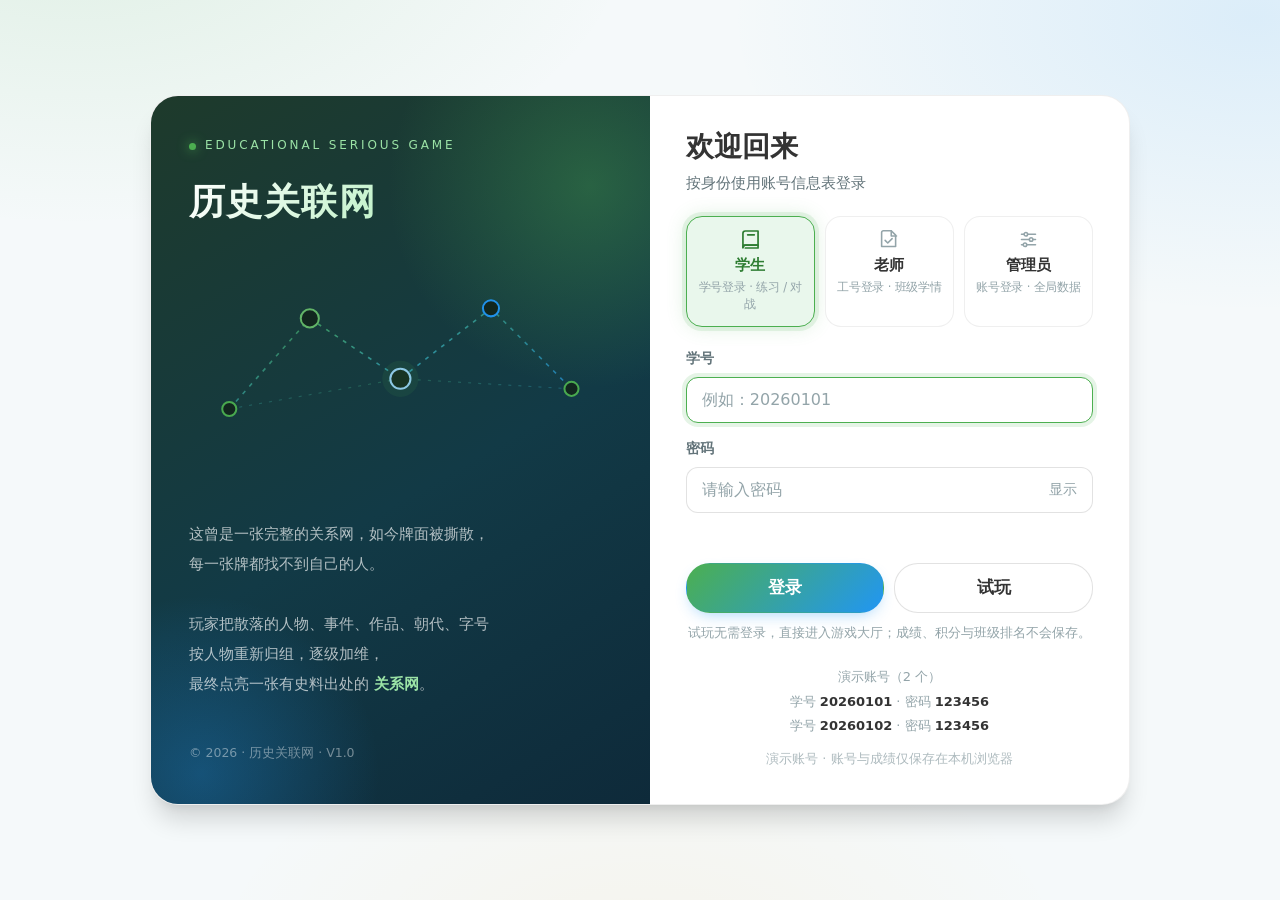
<file: home_student.html>
<!DOCTYPE html>
<html lang="zh-CN">
<head>
<meta charset="UTF-8">
  <link rel="icon" href="data:image/svg+xml,%3Csvg xmlns='http://www.w3.org/2000/svg' viewBox='0 0 32 32'%3E%3Crect width='32' height='32' rx='7' fill='%230e1a2b'/%3E%3Ccircle cx='9' cy='9.5' r='3' fill='%23d8b25a'/%3E%3Ccircle cx='22.5' cy='9' r='2.6' fill='%23d8b25a'/%3E%3Ccircle cx='16' cy='21.5' r='3.2' fill='%23d8b25a'/%3E%3C/svg%3E">
<meta name="viewport" content="width=device-width,initial-scale=1,maximum-scale=1,user-scalable=no">
<title>历史关联网 · 学生首页</title>
<link rel="stylesheet" href="shared.css?v=20261111">
</head>
<body>
<div id="topnav-root"></div>
<div class="page" id="page"></div>

<script src="accounts.js?v=20261111"></script>
<script src="shared.js?v=20261111"></script>
<script src="vendor/xlsx.full.min.js"></script>
<script src="data/kb-data.js?v=20261111"></script>
<script src="data/db.js?v=20261111"></script>
<script>
requireAccount();
const user = getUser();
if(user.role==="t" || user.role==="a"){ location.href = "home.html"; }
document.getElementById("topnav-root").outerHTML = renderTopnav("home");

const page = document.getElementById("page");
const prof = profile();
const NET_DYNS = HNDB.eraOrder();
const NET_DYN_SHORT = { "三国两晋南北朝":"三国·两晋", "外国近现代":"外国·近现代" };

requestAnimationFrame(drawNetLinks);
window.addEventListener("resize", drawNetLinks);

function avatarHTML(u){
  return u.avatar ? `<img src="${u.avatar}" alt="${u.name}">` : (u.name||"?")[0];
}

/* ============================================================
   学生 / 游客：练习 + 战绩 + 关系网
============================================================ */
function renderStudent(){
  const recent = persistRecent();
  const done = prof.done || {};
  const idLabel = user.role==="t" ? "工号" : user.role==="a" ? "账号" : "学号";
  page.innerHTML = `
  <div class="hero reveal">
    <div class="avatar">${avatarHTML(user)}</div>
    <div class="info">
      <h1>${user.name}</h1>
      <div class="sub">${ROLE_LABELS[user.role]||user.role}${user.cls?" · "+user.cls:""}${user.no?" · "+idLabel+" "+user.no:""}</div>
      <div class="row" style="margin-top:14px">
        <a class="btn primary" href="lobby.html?mode=single">▶ 继续练习</a>
        <a class="btn ghost" href="lobby.html?mode=versus">同题对战</a>
      </div>
    </div>
    <div class="stats">
      <div class="stat"><div class="n"><span data-count="${prof.totalScore||0}">0</span></div><div class="l">累计积分</div></div>
      <div class="stat"><div class="n"><span data-count="${prof.bestLevel||1}">0</span><span class="of">级</span></div><div class="l">最高等级</div></div>
      <div class="stat"><div class="n"><span data-count="${Object.keys(done).length}">0</span><span class="of">/${DB.length}</span></div><div class="l">已点亮人物</div></div>
    </div>
  </div>

  <div class="grid-2 home-main" style="margin-bottom:20px">
    <div class="card reveal" style="--i:1">
      <div class="section-title">最近游戏情况</div>
      ${renderRecent(recent)}
    </div>
    <div class="home-side reveal" style="--i:2">
    <div class="card">
      <div class="section-title">游戏方式</div>
      <div class="mode-cards">
        <a class="mode-card" href="lobby.html?mode=single">
          <div class="mi">
            <svg viewBox="0 0 24 24" fill="none" stroke="currentColor" stroke-width="1.8" stroke-linecap="round" stroke-linejoin="round"><rect x="2" y="6" width="20" height="12" rx="6"/><path d="M7 12h4M9 10v4"/><circle cx="16" cy="11" r="1.2" fill="currentColor" stroke="none"/><circle cx="18.5" cy="14" r="1.2" fill="currentColor" stroke="none"/></svg>
          </div>
          <div class="mb">
            <div class="mt">单机练习 <span class="tag">模式一</span></div>
            <div class="md">自选难度、国家、朝代与计时，整盘分组提交，错即展开知识卡。</div>
          </div>
          <div class="arrow">→</div>
        </a>
        <a class="mode-card" href="lobby.html?mode=versus">
          <div class="mi">
            <svg viewBox="0 0 24 24" fill="none" stroke="currentColor" stroke-width="1.8" stroke-linecap="round" stroke-linejoin="round"><path d="M4 4l6 6M14 14l6 6M4 20l6-6M14 10l6-6"/><path d="M15 4h5v5"/><path d="M4 15v5h5"/></svg>
          </div>
          <div class="mb">
            <div class="mt">同题对战 <span class="tag">模式二</span></div>
            <div class="md">进入房间与同组玩家收到同一套牌，谁先判完、判得准，分数自动上墙。</div>
          </div>
          <div class="arrow">→</div>
        </a>
      </div>
    </div>
    ${renderRadarCard()}
    </div>
  </div>

  <div class="card reveal" style="--i:3">
    ${renderNet()}
  </div>`;
  requestAnimationFrame(()=>{ drawNetLinks(); mountMotion(page); });
}

function renderRecent(recent){
  if(!recent.length) return `<div class="empty-tip" style="padding:36px 4px">还没玩过，开始你的第一局吧！</div>`;
  let html = `<div class="recent-row head">
    <div class="tag">日期</div><div class="name">关卡信息</div><div class="score">得分</div><div class="date">对错率</div>
  </div>`;
  recent.slice(0,6).forEach(r=>{
    const acc = r.total? Math.round(r.ok*100/r.total):0;
    html += `<div class="recent-row">
      <div class="tag">${r.date}</div>
      <div style="min-width:0">
        <div class="name">Lv${r.level} · ${NATION_LABEL[r.nation]||r.nation} · ${r.era||'全部'}</div>
        <div class="tag">${r.versus?'⚔️ 对战':'🏠 单机'} · 选${r.pickN||"?"}人</div>
      </div>
      <div class="score">${r.score}</div>
      <div style="color:${acc>=80?'var(--green)':acc>=50?'var(--gold)':'var(--red)'};font-weight:700">${acc}%</div>
    </div>`;
  });
  return html;
}

/* ============================================================
   个人成绩分析（雷达图）
   口径：优先按朝代聚合「答题正确率」（ok/total），
        朝代不足 3 个时退回按级别 L1–L5 聚合，仍不足则给空状态。
============================================================ */
function esc(s){
  return String(s == null ? "" : s).replace(/&/g,"&amp;").replace(/</g,"&lt;")
    .replace(/>/g,"&gt;").replace(/"/g,"&quot;");
}
function radarDims(games, type){
  const order = type === "era" ? HNDB.eraOrder() : ["Lv1","Lv2","Lv3","Lv4","Lv5"];
  const map = {};
  games.forEach(g=>{
    let k;
    if(type === "era"){ k = (g.era && g.era !== "all") ? g.era : ""; }
    else { k = "Lv" + (g.level || 1); }
    if(!k) return;
    (map[k] = map[k] || []).push(g);
  });
  const list = Object.keys(map).sort((a,b)=>{
    let ia = order.indexOf(a), ib = order.indexOf(b);
    if(ia < 0) ia = 999;
    if(ib < 0) ib = 999;
    return ia - ib;
  }).slice(0, 8).map(k=>{
    const arr = map[k];
    let ok = 0, total = 0, score = 0;
    arr.forEach(g=>{ ok += g.ok||0; total += g.total||0; score += g.score||0; });
    return {
      name: k,
      short: type === "era" ? (NET_DYN_SHORT[k] || k) : k.replace("Lv","L"),
      value: total ? Math.round(ok * 100 / total) : 0,
      n: arr.length,
      avg: Math.round(score / arr.length)
    };
  }).filter(d=> d.n > 0);
  return { type, list };
}

function radarData(){
  const games = persistRecent().filter(g=> g && g.total > 0);
  if(!games.length) return { empty: true };
  const era = radarDims(games, "era");
  if(era.list.length >= 3) return Object.assign({ unit:"答题正确率", basis:"按朝代" }, era);
  const lv = radarDims(games, "level");
  if(lv.list.length >= 3) return Object.assign({ unit:"答题正确率", basis:"按级别" }, lv);
  return { insufficient: true, have: Math.max(era.list.length, lv.list.length) };
}

function radarSVG(d){
  const list = d.list;
  const W = 360, H = 205, cx = 180, cy = 106, R = 75;
  const n = list.length;
  const ang = i => -Math.PI / 2 + i * 2 * Math.PI / n;
  const pt = (i, r) => [cx + Math.cos(ang(i)) * r, cy + Math.sin(ang(i)) * r];
  const rings = [1,2,3,4].map(k=>{
    const r = R * k / 4;
    return `<polygon class="ring" points="${list.map((_,i)=>{const p=pt(i,r);return p[0].toFixed(1)+","+p[1].toFixed(1);}).join(" ")}"></polygon>`;
  }).join("");
  const axes = list.map((_,i)=>{
    const p = pt(i, R);
    return `<line class="axis" x1="${cx}" y1="${cy}" x2="${p[0].toFixed(1)}" y2="${p[1].toFixed(1)}"></line>`;
  }).join("");
  const shape = `<polygon class="shape" points="${list.map((it,i)=>{
    const p = pt(i, R * (it.value / 100));
    return p[0].toFixed(1) + "," + p[1].toFixed(1);
  }).join(" ")}"></polygon>`;
  const dots = list.map((it,i)=>{
    const p = pt(i, R * (it.value / 100));
    const tip = `${it.name}：正确率 ${it.value}%（${it.n} 局 · 平均 ${it.avg} 分）`;
    return `<circle class="pt" cx="${p[0].toFixed(1)}" cy="${p[1].toFixed(1)}" r="3.2"><title>${esc(tip)}</title></circle>
      <circle cx="${p[0].toFixed(1)}" cy="${p[1].toFixed(1)}" r="11" fill="transparent"><title>${esc(tip)}</title></circle>`;
  }).join("");
  const labels = list.map((it,i)=>{
    const p = pt(i, R + 17);
    const anchor = Math.abs(p[0] - cx) < 6 ? "middle" : (p[0] > cx ? "start" : "end");
    const tip = `${it.name}：正确率 ${it.value}%（${it.n} 局 · 平均 ${it.avg} 分）`;
    return `<text x="${p[0].toFixed(1)}" y="${p[1].toFixed(1)}" text-anchor="${anchor}">
      <title>${esc(tip)}</title>${esc(it.short)} ${it.value}%</text>`;
  }).join("");
  return `<svg class="sa-radar ps-radar" viewBox="0 0 ${W} ${H}" role="img" aria-label="个人成绩雷达图">${rings}${axes}${shape}${dots}${labels}</svg>`;
}

function renderRadarCard(){
  const d = radarData();
  if(d.empty){
    return `<div class="card ps-card">
      <div class="section-title">成绩分析</div>
      <div class="ps-empty">
        <b>还没有成绩数据</b>
        <span>完成一局单机练习或同题对战，这里会自动生成你的成绩雷达图。</span>
        <a class="btn small primary" href="lobby.html?mode=single">去练习</a>
      </div>
    </div>`;
  }
  if(d.insufficient){
    return `<div class="card ps-card">
      <div class="section-title">成绩分析</div>
      <div class="ps-empty">
        <b>记录维度不足</b>
        <span>至少覆盖 3 个朝代（或 3 个难度级别）才能绘制雷达图，当前仅 ${d.have} 个。</span>
        <a class="btn small ghost" href="lobby.html?mode=single">再练一局</a>
      </div>
    </div>`;
  }
  const total = d.list.reduce((s,x)=> s + x.n, 0);
  return `<div class="card ps-card">
    <div class="section-title">成绩分析<span class="ps-basis">${d.basis} · 正确率</span></div>
    <div class="ps-radar-wrap">${radarSVG(d)}</div>
    <div class="sa-legend" style="justify-content:center;margin:0">
      <span><i class="sw" style="background:#2196F3"></i>${d.unit}（${d.list.length} 个维度 · 共 ${total} 局）</span>
    </div>
  </div>`;
}

/* ============================================================
   关系网
============================================================ */
function netEdges(){
  const names = new Set(DB.map(p=>p.name));
  const seen = new Set(), edges = [];
  DB.forEach(p=> (p.lore||[]).forEach(l=>{
    if(!names.has(l.b)) return;
    const k = [p.name, l.b].sort().join("|");
    if(seen.has(k)) return;
    seen.add(k);
    edges.push({ a:p.name, b:l.b });
  }));
  return edges;
}
function isLit(name){ return ((prof.done||{})[personKey(name)]||0) > 0; }

function netDegree(edges){
  const d = {};
  edges.forEach(e=>{ d[e.a]=(d[e.a]||0)+1; d[e.b]=(d[e.b]||0)+1; });
  return d;
}

function renderNet(){
  const edges = netEdges();
  const deg = netDegree(edges);
  const litPeople = DB.filter(p=>isLit(p.name)).length;

  // 每列按「已点亮 → 关系数多 → 序号」取人，让可见节点覆盖尽可能多的连线
  const cols = [];
  const vis = new Set();
  NET_DYNS.forEach(dyn=>{
    const people = DB.filter(p=> p.dyn===dyn).slice()
      .sort((a,b)=> (isLit(b.name)?1:0)-(isLit(a.name)?1:0)
        || (deg[b.name]||0)-(deg[a.name]||0)
        || ((a.no||0)-(b.no||0)))
      .slice(0, NET_COL_MAX);
    if(!people.length) return;
    people.forEach(p=> vis.add(p.name));
    cols.push({ dyn, people });
  });
  const visEdges = edges.filter(e=> vis.has(e.a) && vis.has(e.b)).length;

  let html = `<div class="net-head">
    <div class="t">关系网</div>
    <div class="st">已点亮 <b>${litPeople}</b> / ${DB.length} 人 · 当前可见连线 <b>${visEdges}</b> 条 / 全库 ${edges.length} 条 · 每列至多 ${NET_COL_MAX} 人</div>
  </div>
  <div class="net-scroll"><div class="net-stage" id="netStage">
    <svg class="net-links" id="netLinks"></svg>
    <div class="net-cols">`;

  cols.forEach(({dyn, people})=>{
    html += `<div class="net-col"><div class="line"></div>
      <div class="era">${NET_DYN_SHORT[dyn]||dyn}</div>
      <div class="nodes">`;
    people.forEach(p=>{
      html += `<div class="net-node${isLit(p.name)?" lit":""}" data-name="${p.name}" onclick="selectNetPerson('${p.name}')">${p.name}</div>`;
    });
    html += `</div></div>`;
  });

  html += `</div></div></div>
  <div class="net-tip" id="netTip">点一个人，看他在这张网里的位置。</div>`;
  return html;
}

function netDetailHTML(name){
  const p = DB.find(x=> x.name===name);
  if(!p) return "点一个人，看他在这张网里的位置。";
  const tags = [p.dyn];
  if(p.caliber) tags.push("字/号 " + p.caliber);
  const links = (p.lore||[]).map(l=>{
    const lit = isLit(name) && isLit(l.b);
    return `连线：<b>${l.b}</b>（${l.text}）<em class="${lit?"lit":""}">${lit?"已点亮":"未点亮"}</em>`;
  }).join("<br>");
  return `<div class="nd-head"><b>${p.name}</b>${tags.map(t=>`<span>${t}</span>`).join("")}</div>
    <div class="nd-desc">${p.event} · 作品：${p.work}</div>
    <div class="nd-links">${links || "暂无可连线的人物"}</div>`;
}

function selectNetPerson(name){
  document.querySelectorAll(".net-node").forEach(el=> el.classList.toggle("sel", el.dataset.name===name));
  document.getElementById("netTip").innerHTML = netDetailHTML(name);
  drawNetLinks();
}

function drawNetLinks(){
  const stage = document.getElementById("netStage");
  const svg = document.getElementById("netLinks");
  if(!stage || !svg) return;
  const sr = stage.getBoundingClientRect();
  if(!sr.width || !sr.height) return;
  svg.setAttribute("viewBox", `0 0 ${sr.width} ${sr.height}`);
  const pos = {};
  stage.querySelectorAll(".net-node").forEach(n=>{
    const r = n.getBoundingClientRect();
    pos[n.dataset.name] = { x: r.left - sr.left + r.width/2, y: r.top - sr.top + r.height/2 };
  });
  const selEl = stage.querySelector(".net-node.sel");
  const sel = selEl ? selEl.dataset.name : "";
  let paths = "";
  netEdges().forEach(({a,b})=>{
    const A = pos[a], B = pos[b];
    if(!A || !B) return;
    const lit = isLit(a) && isLit(b);
    const focus = !!sel && (a===sel || b===sel);
    const dx = B.x - A.x, dy = B.y - A.y;
    let cx, cy;
    if(Math.abs(dx) < 12){ cx = A.x + 30; cy = (A.y + B.y) / 2; }
    else { cx = (A.x + B.x) / 2; cy = (A.y + B.y) / 2 - Math.min(30, Math.abs(dy)*0.4) - 8; }
    const stroke = focus ? "#2196F3" : (lit ? "#4CAF50" : "#AFC4BF");
    const w = focus ? 2.2 : (lit ? 1.6 : 1.1);
    const dash = focus ? "none" : "3 4";
    paths += `<path d="M ${A.x.toFixed(1)} ${A.y.toFixed(1)} Q ${cx.toFixed(1)} ${cy.toFixed(1)} ${B.x.toFixed(1)} ${B.y.toFixed(1)}"
      fill="none" stroke="${stroke}" stroke-width="${w}"
      stroke-dasharray="${dash}" stroke-linecap="round" opacity="${focus?1:(lit?1:.9)}"/>`;
  });
  svg.innerHTML = paths;
}

renderStudent();

window.addEventListener("hn-db-updated", renderStudent);
window.addEventListener("storage", e=>{
  if(e.key === LS_GAMES || e.key === LS_KEY) renderStudent();
});
</script>

<style>
  .mode-cards{display:flex;flex-direction:column;gap:12px}
  .mode-card{
    display:flex;align-items:center;gap:14px;padding:15px 16px;border:1px solid var(--line);
    border-radius:var(--radius-lg);background:var(--surface-2);transition:all var(--dur) var(--ease);
  }
  .mode-card:hover{transform:translateY(-3px);border-color:rgba(76,175,80,.4);background:var(--surface);
    box-shadow:var(--shadow-lg),var(--glow-sm)}
  .mode-card .mi{
    width:42px;height:42px;flex:0 0 42px;border-radius:13px;background:var(--accent-soft);color:var(--accent-ink);
    display:flex;align-items:center;justify-content:center;transition:all var(--dur) var(--ease);
  }
  .mode-card .mi svg{width:22px;height:22px}
  .mode-card:hover .mi{background:var(--grad);color:#fff;transform:rotate(-4deg) scale(1.04)}
  .mode-card .mb{min-width:0;flex:1}
  .mode-card .mt{font-size:16px;font-weight:800;color:var(--ink);display:flex;align-items:center;gap:8px;flex-wrap:wrap}
  .mode-card .tag{font-size:11px;font-weight:600;color:var(--ink-3);border:1px solid var(--line);border-radius:99px;padding:1px 8px;background:var(--surface)}
  .mode-card .md{font-size:13px;color:var(--ink-2);line-height:1.65;margin-top:4px}
  .mode-card .arrow{color:var(--ink-3);font-size:18px;transition:all var(--dur) var(--ease)}
  .mode-card:hover .arrow{color:var(--accent-ink);transform:translateX(4px)}
  .recent-row.head{background:var(--surface-3);color:var(--ink-2);font-weight:700;font-size:12.5px;pointer-events:none;border-color:transparent}
  .recent-row.head:hover{transform:none;box-shadow:none}
  .hero .info h1{font-size:30px}

  /* 成绩分析卡：右侧与「最近游戏情况」等高，雷达自适应剩余空间 */
  .home-main{align-items:stretch}
  .home-side{display:flex;flex-direction:column;gap:20px;min-width:0;align-self:stretch}
  .ps-card{display:flex;flex-direction:column;flex:1;min-height:0;padding:20px 24px}
  .ps-basis{
    margin-left:auto;font-size:11.5px;font-weight:600;color:var(--ink-3);
    border:1px solid var(--line);border-radius:99px;padding:2px 9px;background:var(--surface-2);
  }
  .ps-radar-wrap{flex:1;min-height:190px;display:flex;align-items:center;justify-content:center;overflow:hidden}
  .ps-radar{width:100%;height:100%;max-width:360px;max-height:100%}
  .ps-radar .pt{transition:r .2s var(--ease)}
  .ps-radar circle:hover{stroke:#2196F3;stroke-width:1.5}
  .ps-empty{
    flex:1;display:flex;flex-direction:column;align-items:center;justify-content:center;
    text-align:center;gap:8px;min-height:170px;padding:18px 8px;font-size:13.5px;color:var(--ink-3);
  }
  .ps-empty b{font-size:15px;color:var(--ink)}
  .ps-empty span{max-width:330px;line-height:1.7}
  .ps-empty .btn{margin-top:4px}
  @media (max-width:1100px){
    .hero .stats .stat{min-width:84px;padding:0 12px}
    .hero .stats .stat .n{font-size:30px}
  }
</style>
</body>
</html>
</file>
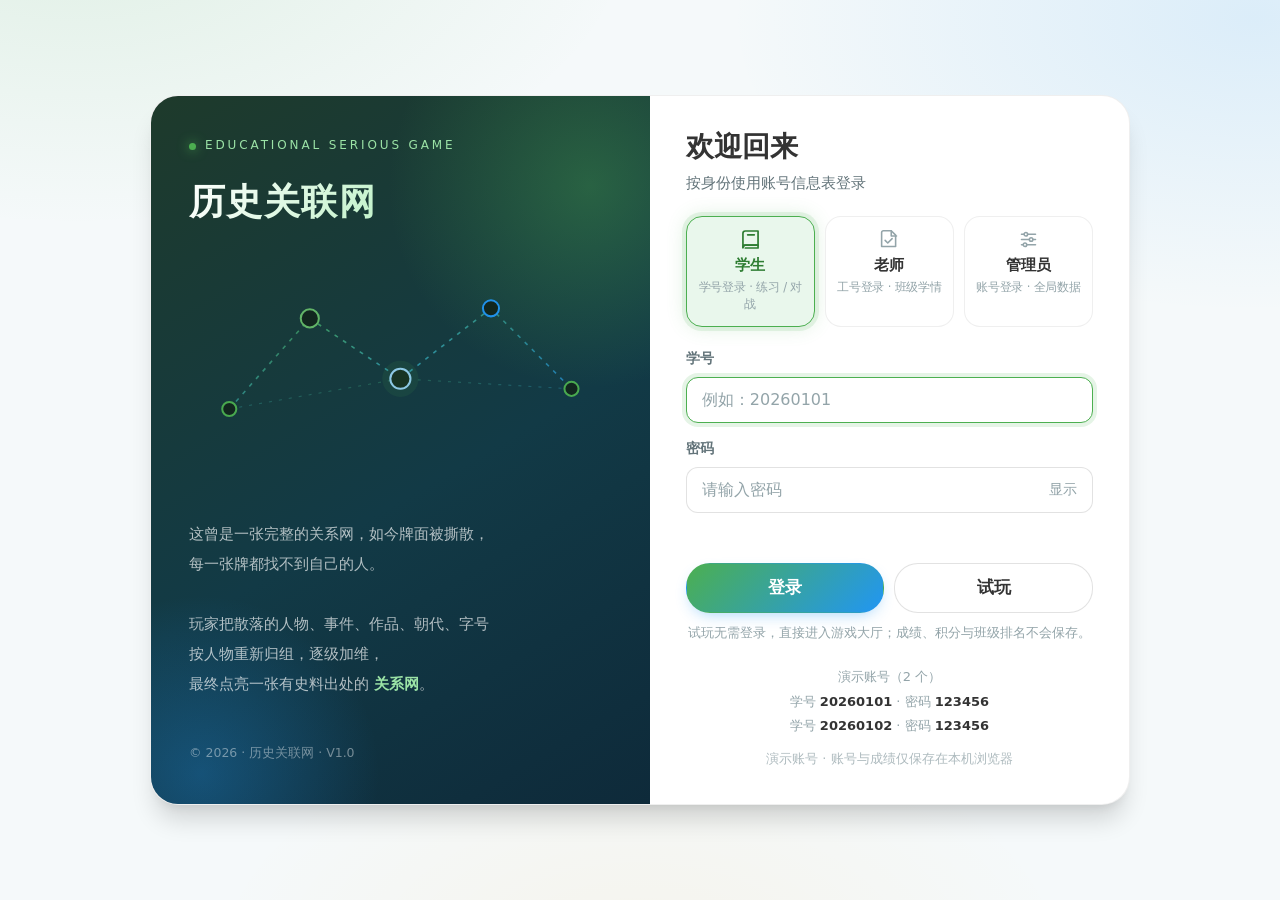
<file: kb_admin.html>
<!DOCTYPE html>
<html lang="zh-CN">
<head>
<meta charset="utf-8">
  <link rel="icon" href="data:image/svg+xml,%3Csvg xmlns='http://www.w3.org/2000/svg' viewBox='0 0 32 32'%3E%3Crect width='32' height='32' rx='7' fill='%230e1a2b'/%3E%3Ccircle cx='9' cy='9.5' r='3' fill='%23d8b25a'/%3E%3Ccircle cx='22.5' cy='9' r='2.6' fill='%23d8b25a'/%3E%3Ccircle cx='16' cy='21.5' r='3.2' fill='%23d8b25a'/%3E%3C/svg%3E">
<meta name="viewport" content="width=device-width, initial-scale=1">
<title>人物库 · 编辑与统计 · 历史关联网</title>
<link rel="stylesheet" href="shared.css?v=20261111">
<style>
  /* 仅本页微调：让列表/统计在 1366 宽度下仍保持一屏可读 */
  .adm-card .stats-grid{gap:18px 26px}
  .list-wrap{max-height:560px}
  .adm-hero h1{font-size:28px}
  .status-card{padding:16px 20px}
  .adm-note{flex:1 1 100%;margin-top:4px;font-size:13px;line-height:1.7;color:var(--ink-2)}
  .adm-note b{color:var(--ink)}
  .adm-form.is-new{border-color:rgba(76,175,80,.5);box-shadow:0 0 0 3px rgba(76,175,80,.12)}
  .adm-form .invalid{border-color:#e5484d!important;box-shadow:0 0 0 3px rgba(229,72,77,.14)!important}
  .save-note{display:flex;align-items:center;gap:12px;flex-wrap:wrap;font-size:12px;color:var(--ink-3);margin-top:10px;line-height:1.6}
  .save-note span{flex:1 1 200px;min-width:0}
  table.plist tr.row-flash{background:rgba(76,175,80,.16);box-shadow:inset 3px 0 0 var(--brand)}
  @media (max-width:980px){ .list-wrap{max-height:420px} }
</style>
</head>
<body>
<div id="topnav-root"></div>
<div class="page">

  <div class="adm-hero">
    <div>
      <h1 class="page-title">人物库 · 编辑与统计</h1>
      <div class="sub">数据源：<code>历史人物知识库.xlsx</code>（645 条原始记录）· 网页端修改先存本机，可一键导出回写</div>
    </div>
    <div class="adm-bar">
      <button class="btn ghost small" id="btnReload">重新读取 xlsx</button>
      <button class="btn ghost small" id="btnJson">导出 JSON</button>
      <button class="btn primary small" id="btnXlsx">导出 xlsx</button>
      <button class="btn ghost small" id="btnReset">清空本地修改</button>
      <button class="btn primary small" onclick="openNew()">＋ 新增人物</button>
    </div>
  </div>

  <div class="adm-card status-card" style="margin-bottom:20px">
    <div class="adm-status" id="dbStatus"></div>
  </div>

  <div class="adm-card reveal" style="margin-bottom:20px">
    <h2>分布统计（实时由数据源计算）</h2>
    <div class="stats-grid" id="statsBox"></div>
  </div>

  <div class="adm-grid">
    <div class="adm-card reveal" style="--i:1">
      <h2>人物列表 <span id="listCount" style="font-weight:400;color:var(--ink-3);font-size:13.5px"></span></h2>
      <div class="filters">
        <input id="kw" type="search" placeholder="搜索姓名 / 作品 / 出处…">
        <select id="fStage"><option value="">全部学段</option></select>
        <select id="fDyn"><option value="">全部朝代</option></select>
        <select id="fIdt"><option value="">全部身份</option></select>
      </div>
      <div class="list-wrap">
        <table class="plist">
          <thead><tr><th>姓名</th><th>朝代</th><th>学段</th><th>身份</th><th>出处</th></tr></thead>
          <tbody id="listBody"></tbody>
        </table>
      </div>
    </div>

    <div class="adm-card adm-form reveal" id="formCard" style="--i:2">
      <h2 id="formTitle">选择一条记录进行编辑</h2>
      <div id="formBody"><div class="empty">左侧点击任意人物，即可在网页上修改并保存到本机。</div></div>
    </div>
  </div>
</div>

<div class="toast" id="toast"></div>

<script src="accounts.js?v=20261111"></script>
<script src="shared.js?v=20261111"></script>
<script src="vendor/xlsx.full.min.js"></script>
<script src="data/kb-data.js?v=20261111"></script>
<script src="data/db.js?v=20261111"></script>
<script>
requireAccount();
const user = getUser();
if(user.role!=="t" && user.role!=="a"){ location.href = "home_student.html"; }
document.getElementById("topnav-root").outerHTML = renderTopnav("data");

const EDITABLE = [
  ["ziHao","字/号"],["dynasty","朝代/时期"],["identity","身份领域"],
  ["event","代表事件/成就"],["work","代表作品"],["intro","人物简介"],
  ["note","易错辨析/考点"],["sourceType","出处类型"],["stage","学段"],["sourceDetail","出处明细"]
];
let curKey = null;          // 当前编辑记录的主键（原始姓名）
let pendingNew = false;     // 是否在新增模式

function toast(msg){
  const t = document.getElementById("toast");
  t.textContent = msg; t.classList.add("on");
  clearTimeout(t._h); t._h = setTimeout(()=> t.classList.remove("on"), 1800);
}

/* ---------- 顶部状态 ---------- */
function renderStatus(){
  const info = HNDB.info();
  const mode = info.mode === "xlsx"
    ? `<span class="badge ok">数据源：xlsx 直读（网页修改仅存本机，需导出 xlsx 回写）</span>`
    : `<span class="badge warn">数据源：本地快照 kb-data.js（file:// 打开时使用，网页修改仅存本机）</span>`;
  document.getElementById("dbStatus").innerHTML =
    mode +
    `<span class="badge">共 <b>${info.count}</b> 位人物</span>` +
    (info.sourceMtime ? `<span class="badge">xlsx 修改时间 <b>${info.sourceMtime}</b></span>` : "") +
    (info.generatedAt ? `<span class="badge">快照生成 <b>${info.generatedAt}</b></span>` : "") +
    `<span class="badge ${info.hasEdits?"warn":""}">本地修改：<b>${info.hasEdits ? "有（仅存本机）" : "无"}</b></span>` +
    `<div class="adm-note">网页端新增 / 修改会先保存在<b>本浏览器</b>，不会直接改动 xlsx 原文件。要让导出结果包含这些改动，请点右上角「导出 xlsx」下载后覆盖知识库文件。</div>`;
}

/* ---------- 统计 ---------- */
function renderStats(){
  const st = HNDB.stats();
  const block = (title, arr, max) => {
    const rows = (max ? arr.slice(0, max) : arr).map(x=>`
      <div class="srow"><span class="k" title="${x.k}">${x.k}</span>
        <span class="track"><span class="fill" style="width:${Math.min(100, x.pct)}%;display:block"></span></span>
        <span class="n">${x.c} · ${x.pct.toFixed(1)}%</span></div>`).join("");
    return `<div><h3>${title}</h3>${rows || `<div class="empty">暂无</div>`}</div>`;
  };
  document.getElementById("statsBox").innerHTML =
    block("按学段（可多选计入）", st.stages) +
    block("按朝代/时期", st.dynasties) +
    block("按身份领域（前 12）", st.identities, 12) +
    block("按出处类型", st.sources);
}

/* ---------- 下拉选项 ---------- */
function fillFilters(){
  const s = document.getElementById("fStage"), d = document.getElementById("fDyn"), i = document.getElementById("fIdt");
  s.innerHTML = `<option value="">全部学段</option>` +
    HNDB.stages().map(x=>`<option>${x}</option>`).join("");
  d.innerHTML = `<option value="">全部朝代</option>` +
    HNDB.eraOrder().map(x=>`<option>${x}</option>`).join("");
  i.innerHTML = `<option value="">全部身份</option>` +
    HNDB.identities().map(x=>`<option>${x}</option>`).join("");
}

/* ---------- 列表 ---------- */
function currentFilters(){
  return {
    keyword: document.getElementById("kw").value,
    stage: document.getElementById("fStage").value,
    dynasty: document.getElementById("fDyn").value,
    identity: document.getElementById("fIdt").value
  };
}
function renderList(){
  const rows = HNDB.all(currentFilters());
  document.getElementById("listCount").textContent = `（${rows.length} / ${HNDB.all().length}）`;
  document.getElementById("listBody").innerHTML = rows.map(p=>`
    <tr data-name="${p.name}" class="${p.name===curKey?"on":""}">
      <td class="nm">${p.name}${p.edited?'<span class="flag">已改</span>':""}${p.added?'<span class="flag add">新增</span>':""}</td>
      <td title="${p.dyn}">${p.dyn}</td><td title="${p.stage}" style="white-space:nowrap">${p.stage.replace(/学/g,"")}</td>
      <td class="cut" title="${p.identity}">${p.identity}</td>
      <td class="cut" title="${p.sourceDetail}">${p.sourceDetail}</td>
    </tr>`).join("") || `<tr><td colspan="5" class="empty">没有匹配的人物</td></tr>`;

  document.querySelectorAll("#listBody tr[data-name]").forEach(tr=>{
    tr.onclick = ()=> openEdit(tr.dataset.name);
  });
}

/* ---------- 编辑表单 ---------- */
function esc(v){ return String(v==null?"":v).replace(/&/g,"&amp;").replace(/"/g,"&quot;").replace(/</g,"&lt;"); }

function openEdit(name){
  const p = HNDB.get(name);
  if(!p) return;
  curKey = name; pendingNew = false;
  document.getElementById("formCard").classList.remove("is-new");
  document.getElementById("formTitle").textContent = `编辑：${p.name}`;
  document.getElementById("formBody").innerHTML = formHTML(p, false);
  bindForm();
  renderList();
}

function openNew(){
  curKey = null; pendingNew = true;
  const card = document.getElementById("formCard");
  document.getElementById("formTitle").textContent = "新增人物（填写后点「保存到本机」）";
  document.getElementById("formBody").innerHTML = formHTML({}, true);
  bindForm();
  card.classList.add("is-new");
  renderList();
  // 编辑卡片在列表右侧、常位于首屏之外：滚到可见处并聚焦姓名，避免"点了没反应"
  card.scrollIntoView({ behavior: "smooth", block: "center" });
  const nameEl = document.getElementById("fdName");
  if(nameEl) setTimeout(()=> nameEl.focus({ preventScroll: true }), 260);
}

/* 让新增/编辑的记录在列表中可见：必要时清空筛选，并滚动+高亮该行 */
function revealRow(name){
  const tr = ()=> document.querySelector(`#listBody tr[data-name="${name.replace(/"/g,'\\"')}"]`);
  let row = tr();
  if(!row){
    document.getElementById("kw").value = "";
    document.getElementById("fStage").value = "";
    document.getElementById("fDyn").value = "";
    document.getElementById("fIdt").value = "";
    renderList();
    row = tr();
  }
  if(!row) return;
  const wrap = document.querySelector(".list-wrap");
  if(wrap) wrap.scrollTop = Math.max(0, row.offsetTop - wrap.clientHeight / 2 + row.offsetHeight / 2);
  row.classList.add("row-flash");
  setTimeout(()=> row.classList.remove("row-flash"), 1800);
}

function formHTML(p, isNew){
  return `
    <div class="field"><label>姓名（主键，需改名请改 xlsx）</label>
      <input id="fdName" value="${esc(p.name||"")}" ${isNew?"":"readonly"} placeholder="如：孔子"></div>
    ${EDITABLE.map(([k,label])=>`
      <div class="field"><label>${label}</label>
        <textarea id="fd_${k}" rows="${["event","intro","note","sourceDetail"].includes(k)?3:1}">${esc(p[k]||"")}</textarea>
      </div>`).join("")}
    <div class="form-foot">
      <button class="btn primary small" id="btnSave">保存到本机</button>
      ${isNew ? `<button class="btn ghost small" id="btnCancel">取消</button>`
              : `<button class="btn ghost small danger" id="btnDel">删除</button>`}
    </div>
    <div class="save-note">
      <span>保存仅写入本浏览器的 localStorage，不会改动 xlsx 原文件；确认无误后导出 xlsx 覆盖知识库文件。</span>
      <button type="button" class="btn ghost small" id="btnExportNow">导出 xlsx 回写</button>
    </div>`;
}

function bindForm(){
  const save = document.getElementById("btnSave");
  if(save) save.onclick = doSave;
  const del = document.getElementById("btnDel");
  if(del) del.onclick = ()=>{
    if(!confirm(`确定删除「${curKey}」？（可从「清空本地修改」恢复）`)) return;
    HNDB.removePerson(curKey); HNDB.refresh();
    toast("已删除（仅本机）"); curKey = null;
    document.getElementById("formTitle").textContent = "选择一条记录进行编辑";
    document.getElementById("formBody").innerHTML = `<div class="empty">左侧点击任意人物，即可修改。</div>`;
    renderStatus(); renderStats(); renderList();
  };
  const cancel = document.getElementById("btnCancel");
  if(cancel) cancel.onclick = ()=>{
    pendingNew = false;
    document.getElementById("formCard").classList.remove("is-new");
    document.getElementById("formTitle").textContent = "选择一条记录进行编辑";
    document.getElementById("formBody").innerHTML = `<div class="empty">左侧点击任意人物，即可修改。</div>`;
  };
  const ex = document.getElementById("btnExportNow");
  if(ex) ex.onclick = ()=>{ HNDB.exportXLSX(); toast("已导出 xlsx，用它覆盖知识库文件后即可全站生效"); };
  document.querySelectorAll("#formBody input,#formBody textarea").forEach(el=>{
    el.addEventListener("input", ()=> el.classList.remove("invalid"));
  });
}

function readForm(){
  const o = {};
  EDITABLE.forEach(([k])=>{ o[k] = document.getElementById("fd_"+k).value.trim(); });
  return o;
}

function markInvalid(el, msg){
  toast(msg);
  if(!el) return;
  el.classList.add("invalid");
  el.focus({ preventScroll: false });
}

function doSave(){
  const patch = readForm();
  if(pendingNew){
    const nameEl = document.getElementById("fdName");
    const name = nameEl.value.trim();
    if(!name){ markInvalid(nameEl, "请填写姓名（必填）"); return; }
    const dup = HNDB.get(name);
    if(dup){ markInvalid(nameEl, `该姓名已存在（序号 ${dup.no}），请换名或直接在左侧编辑`); return; }
    const dynEl = document.getElementById("fd_dynasty");
    if(!dynEl.value.trim()){ markInvalid(dynEl, "请填写「朝代/时期」（统计与闯关分类依赖此列）"); return; }
    const stageEl = document.getElementById("fd_stage");
    if(!stageEl.value.trim()){ markInvalid(stageEl, "请填写「学段」（小学 / 初中 / 高中）"); return; }
    // 带齐 12 列：除自动递增的序号外，所有字段都写入（缺省为空串）；姓名单独取，不能被 patch 覆盖
    const rec = { name: name };
    HNDB.fields.forEach(k=>{ if(k !== "no" && k !== "name") rec[k] = patch[k] || ""; });
    HNDB.addPerson(rec);
    pendingNew = false; curKey = name;
    document.getElementById("formCard").classList.remove("is-new");
    HNDB.refresh();
    const added = HNDB.get(name);
    toast(`已新增「${name}」· 序号 ${added ? added.no : "-"} · 已存本机，需导出 xlsx 回写`);
    renderStatus(); renderStats(); renderList();
    openEdit(curKey);
    revealRow(name);
  } else {
    HNDB.saveEdit(curKey, patch);
    toast(`已保存「${curKey}」（仅存本机，需导出 xlsx 回写）`);
    HNDB.refresh();
    renderStatus(); renderStats(); renderList();
    openEdit(curKey);
    revealRow(curKey);
  }
}

/* ---------- 按钮 ---------- */
document.getElementById("btnReload").onclick = ()=>{
  HNDB.reload().then(ok=>{
    if(ok){ toast("已从 xlsx 重新读取"); renderStatus(); renderStats(); renderList(); }
    else { toast("读取失败：请用本地静态服务器打开，或运行 tools/xlsx2js.py"); }
  });
};
document.getElementById("btnJson").onclick = ()=>{ HNDB.exportJSON(); toast("已导出 JSON"); };
document.getElementById("btnXlsx").onclick = ()=>{ HNDB.exportXLSX(); toast("已导出 xlsx"); };
document.getElementById("btnReset").onclick = ()=>{
  if(!confirm("清空本浏览器内的所有修改，回到 xlsx 原始数据？")) return;
  HNDB.resetEdits(); HNDB.refresh();
  curKey = null; renderStatus(); renderStats(); renderList();
  document.getElementById("formTitle").textContent = "选择一条记录进行编辑";
  document.getElementById("formBody").innerHTML = `<div class="empty">左侧点击任意人物，即可修改。</div>`;
  toast("已恢复为知识库原始数据");
};

document.getElementById("kw").oninput = renderList;
["fStage","fDyn","fIdt"].forEach(id=> document.getElementById(id).onchange = renderList);

/* ---------- 启动 ---------- */
function boot(){
  fillFilters(); renderStatus(); renderStats(); renderList();
}
boot();
window.addEventListener("hn-db-updated", ()=>{ fillFilters(); renderStatus(); renderStats(); renderList(); });
</script>
</body>
</html>
</file>
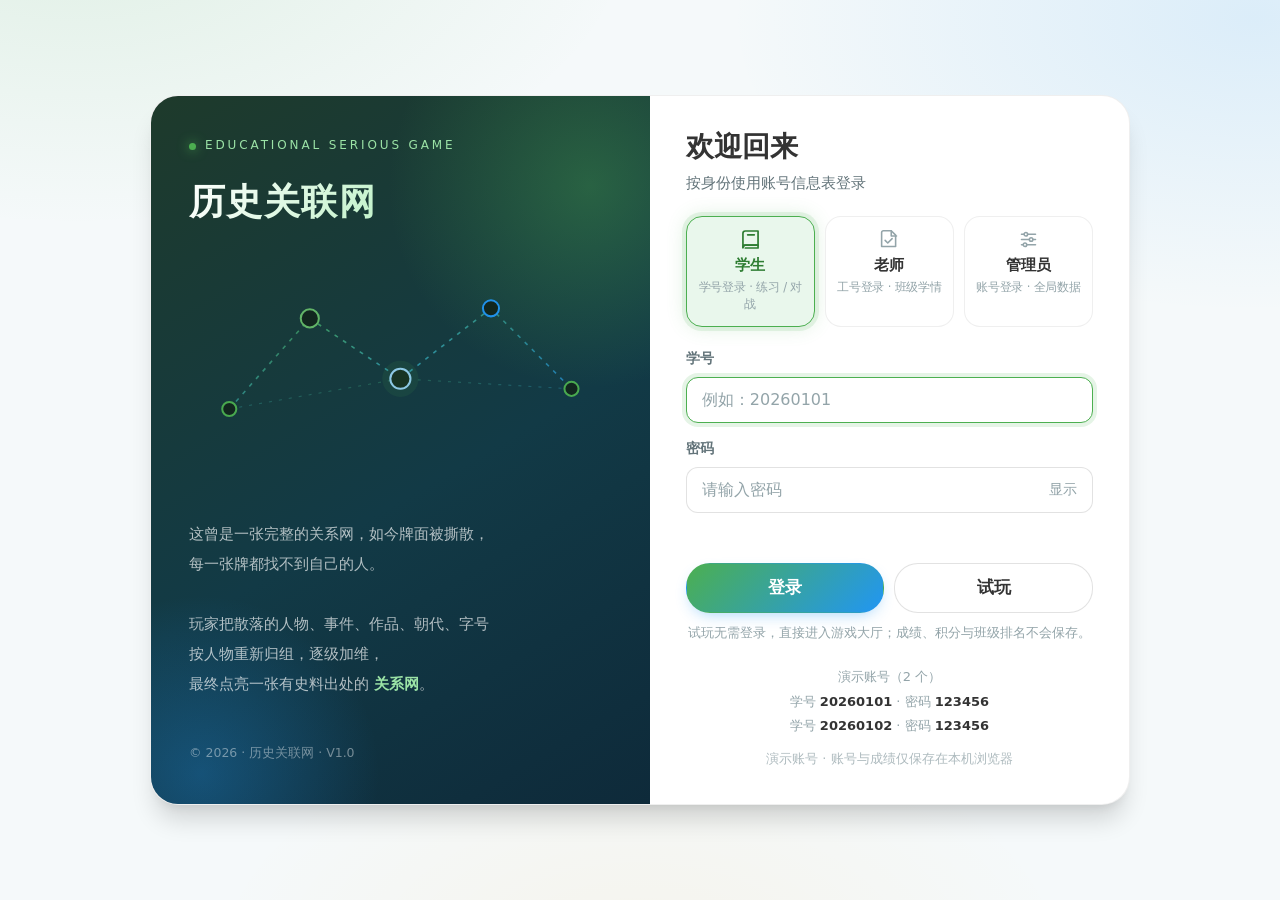
<file: lobby.html>
<!DOCTYPE html>
<html lang="zh-CN">
<head>
<meta charset="UTF-8">
  <link rel="icon" href="data:image/svg+xml,%3Csvg xmlns='http://www.w3.org/2000/svg' viewBox='0 0 32 32'%3E%3Crect width='32' height='32' rx='7' fill='%230e1a2b'/%3E%3Ccircle cx='9' cy='9.5' r='3' fill='%23d8b25a'/%3E%3Ccircle cx='22.5' cy='9' r='2.6' fill='%23d8b25a'/%3E%3Ccircle cx='16' cy='21.5' r='3.2' fill='%23d8b25a'/%3E%3C/svg%3E">
<meta name="viewport" content="width=device-width,initial-scale=1,maximum-scale=1,user-scalable=no">
<title>历史关联网 · 游戏大厅</title>
<link rel="stylesheet" href="shared.css?v=20261111">
</head>
<body>
<div id="topnav-root"></div>

<div class="page">
  <div class="card lobby-card reveal">
    <div class="guest-tip" id="guestTip" style="display:none">
      <b>游客试玩</b>
      <span>可正常选择参数、开局与结算；成绩、积分与班级排名不会入档。</span>
      <a href="login.html">登录后可保存成绩</a>
    </div>
    <div class="lobby-hero">
      <h1>选择适合你的难度，开始游戏之旅</h1>
    </div>

    <div class="lobby-sec">
      <div class="st">
        <svg viewBox="0 0 24 24" fill="none" stroke="currentColor" stroke-width="1.8" stroke-linecap="round" stroke-linejoin="round"><path d="M12 4 2.8 8.4 12 12.8l9.2-4.4z"/><path d="M6 10.4V15c0 1.7 2.7 3 6 3s6-1.3 6-3v-4.6"/></svg>
        选择级别<span class="hint">每组牌数越多，越考验记忆力</span>
      </div>
      <div class="lv-grid" id="lvGrid"></div>
    </div>

    <div class="lobby-sec">
      <div class="st">
        <svg viewBox="0 0 24 24" fill="none" stroke="currentColor" stroke-width="1.8" stroke-linecap="round" stroke-linejoin="round"><circle cx="12" cy="12" r="8.6"/><path d="M3.4 12h17.2"/><path d="M12 3.4c2.4 2.3 3.7 5.4 3.7 8.6s-1.3 6.3-3.7 8.6c-2.4-2.3-3.7-5.4-3.7-8.6S9.6 5.7 12 3.4z"/></svg>
        选择国家<span class="hint" id="poolHint"></span>
      </div>
      <div class="duo-grid" id="nationGrid"></div>
    </div>

    <div class="lobby-sec">
      <div class="st">
        <svg viewBox="0 0 24 24" fill="none" stroke="currentColor" stroke-width="1.8" stroke-linecap="round" stroke-linejoin="round"><path d="M12 21s6.4-5.3 6.4-10A6.4 6.4 0 0 0 5.6 11c0 4.7 6.4 10 6.4 10z"/><circle cx="12" cy="10.6" r="2.2"/></svg>
        选择朝代<span class="hint">「随机」= 每次开局抽取</span>
      </div>
      <div class="era-grid" id="eraGrid"></div>
    </div>

    <div class="lobby-sec">
      <div class="st">
        <svg viewBox="0 0 24 24" fill="none" stroke="currentColor" stroke-width="1.8" stroke-linecap="round" stroke-linejoin="round"><rect x="2.6" y="7" width="18.8" height="10" rx="4.4"/><path d="M6.6 12h3M8.1 10.5v3"/><circle cx="15.6" cy="10.9" r="1"/><circle cx="17.8" cy="13.1" r="1"/></svg>
        游戏模式
      </div>
      <div class="duo-grid" id="modeGrid"></div>
    </div>

    <div class="lobby-sec">
      <div class="st">
        <svg viewBox="0 0 24 24" fill="none" stroke="currentColor" stroke-width="1.8" stroke-linecap="round" stroke-linejoin="round"><circle cx="12" cy="12.6" r="7.4"/><path d="M12 8.6v4.4l2.8 1.8"/><path d="M9.4 3.4h5.2"/></svg>
        计时方式
      </div>
      <div class="timer-grid" id="timerGrid"></div>
    </div>

    <button class="btn primary lobby-start" onclick="startGame()">
      <svg viewBox="0 0 24 24" fill="currentColor"><path d="M8.2 5.4v13.2L18.6 12z"/></svg>
      开始游戏
    </button>
  </div>
</div>

<script src="accounts.js?v=20261111"></script>
<script src="shared.js?v=20261111"></script>
<script src="vendor/xlsx.full.min.js"></script>
<script src="data/kb-data.js?v=20261111"></script>
<script src="data/db.js?v=20261111"></script>
<script>
(function(){
  var d = requireLogin();
  if(!d) return;
  document.getElementById("topnav-root").outerHTML = renderTopnav("lobby");
  if(isGuest()){
    var tip = document.getElementById("guestTip");
    if(tip) tip.style.display = "flex";
  }
})();

/* ===== 大厅状态 ===== */
var S = { level:1, nation:"C", era:"", mode:"single", timer:"c" };
var LV_DESC = ["适合新手", "经典体验", "挑战自我", "极限挑战", "人神之战"];

/* 模式预选：?mode=versus / ?mode=single；无参数或非法值保持默认单人练习，其它默认值不变 */
(function(){
  var m = new URLSearchParams(location.search).get("mode");
  if(m === "versus" || m === "single") S.mode = m;
})();

function eraOptions(nation){
  var list = (window.HNDB && Array.isArray(HNDB.eraOrder)) ? HNDB.eraOrder : ERA_ORDER;
  var side = list.filter(function(e){
    return nation === "F" ? e.indexOf("外国") === 0 : e.indexOf("外国") !== 0;
  });
  var usable = side.filter(function(e){
    return DB.filter(function(p){ return p.nation === nation && p.era === e; }).length >= 3;
  });
  return usable.length ? usable : erasOf(nation);
}
function poolSize(){
  return DB.filter(function(p){
    return p.nation === S.nation && (!S.era || p.era === S.era);
  }).length;
}

/* ===== 构建各选项组 ===== */
function buildLevels(){
  document.getElementById("lvGrid").innerHTML = LEVELS.map(function(lv, i){
    var cap = lv.nDim, pts = i + 1;
    return '<div class="opt" data-lv="' + (i+1) + '">' +
      '<span class="ttl">L' + (i+1) + ' ' + (["简单级","普通级","困难级","专家级","神仙级"][i] || lv.name) + '</span>' +
      '<span class="num">' + cap + ' 项连接 · 每组 +' + pts + ' 分</span>' +
      '<span class="ds">' + (LV_DESC[i] || lv.task) + '</span></div>';
  }).join("");
  document.querySelectorAll("#lvGrid .opt").forEach(function(el){
    el.onclick = function(){ S.level = +el.dataset.lv; refresh(); };
  });
}

function buildNations(){
  var meta = [
    { v:"C", name:"中国", ds:"中华历史人物", ic:'<path d="M4 20h16"/><path d="M6 20V9l6-4 6 4v11"/><path d="M10 20v-5h4v5"/>' },
    { v:"F", name:"外国", ds:"世界历史人物", ic:'<circle cx="12" cy="12" r="8.4"/><path d="M3.6 12h16.8"/><path d="M12 3.6c2.3 2.3 3.6 5.2 3.6 8.4s-1.3 6.1-3.6 8.4c-2.3-2.3-3.6-5.2-3.6-8.4S9.7 5.9 12 3.6z"/>' }
  ];
  document.getElementById("nationGrid").innerHTML = meta.map(function(m){
    return '<div class="opt big" data-n="' + m.v + '">' +
      '<div class="bi"><svg viewBox="0 0 24 24" fill="none" stroke="currentColor" stroke-width="1.8" stroke-linecap="round" stroke-linejoin="round">' + m.ic + '</svg></div>' +
      '<div class="tx"><span class="ttl">' + m.name + '</span><span class="ds">' + m.ds + '</span></div></div>';
  }).join("");
  document.querySelectorAll("#nationGrid .opt").forEach(function(el){
    el.onclick = function(){
      if(S.nation === el.dataset.n){ return; }
      S.nation = el.dataset.n;
      S.era = "";
      buildEras();
      refresh();
    };
  });
}

function buildEras(){
  var grid = document.getElementById("eraGrid");
  grid.innerHTML = '<div class="era-chip" data-era="">随机</div>' + eraOptions(S.nation).map(function(e){
    return '<div class="era-chip" data-era="' + e + '">' + e + '</div>';
  }).join("");
  grid.querySelectorAll(".era-chip").forEach(function(el){
    el.onclick = function(){ S.era = el.dataset.era; refresh(); };
  });
}

function buildModes(){
  document.getElementById("modeGrid").innerHTML =
    '<div class="opt big" data-m="single">' +
      '<div class="bi"><svg viewBox="0 0 24 24" fill="currentColor"><path d="M8.2 5.4v13.2L18.6 12z"/></svg></div>' +
      '<div class="tx"><span class="ttl">单人练习</span><span class="ds">独立完成分组，提交后看知识卡</span></div></div>' +
    '<div class="opt big" data-m="versus">' +
      '<div class="bi"><svg viewBox="0 0 24 24" fill="none" stroke="currentColor" stroke-width="1.8" stroke-linecap="round" stroke-linejoin="round"><path d="M4 4l6 6M14 14l6 6M4 20l6-6M14 10l6-6"/><path d="M15 4h5v5"/><path d="M4 15v5h5"/></svg></div>' +
      '<div class="tx"><span class="ttl">同题对战</span><span class="ds">匹配对手，同一套牌比谁判得准</span></div></div>';
  document.querySelectorAll("#modeGrid .opt").forEach(function(el){
    el.onclick = function(){ S.mode = el.dataset.m; refresh(); };
  });
}

function buildTimers(){
  var meta = [
    { v:"c", name:"倒计时", ds:"限时 3 分钟" },
    { v:"p", name:"正计时", ds:"记录本局用时" },
    { v:"n", name:"不限时", ds:"慢慢思考" }
  ];
  document.getElementById("timerGrid").innerHTML = meta.map(function(m){
    return '<div class="opt" data-t="' + m.v + '"><span class="ttl">' + m.name + '</span><span class="ds">' + m.ds + '</span></div>';
  }).join("");
  document.querySelectorAll("#timerGrid .opt").forEach(function(el){
    el.onclick = function(){ S.timer = el.dataset.t; refresh(); };
  });
}

/* ===== 同步选中态 ===== */
function refresh(){
  document.querySelectorAll("#lvGrid .opt").forEach(function(el){ el.classList.toggle("on", +el.dataset.lv === S.level); });
  document.querySelectorAll("#nationGrid .opt").forEach(function(el){ el.classList.toggle("on", el.dataset.n === S.nation); });
  document.querySelectorAll("#eraGrid .era-chip").forEach(function(el){ el.classList.toggle("on", el.dataset.era === S.era); });
  document.querySelectorAll("#modeGrid .opt").forEach(function(el){ el.classList.toggle("on", el.dataset.m === S.mode); });
  document.querySelectorAll("#timerGrid .opt").forEach(function(el){ el.classList.toggle("on", el.dataset.t === S.timer); });
  var hint = document.getElementById("poolHint");
  if(hint) hint.textContent = "当前题库 " + poolSize() + " 条";
}

/* ===== 开始游戏 ===== */
function startGame(){
  var p = new URLSearchParams();
  p.set("level", S.level);
  p.set("country", S.nation);
  if(S.era) p.set("era", S.era);
  p.set("timer", S.timer);
  location.href = (S.mode === "versus" ? "play_versus.html" : "play_single.html") + "?" + p.toString();
}

buildLevels();
buildNations();
buildEras();
buildModes();
buildTimers();
refresh();

window.addEventListener("hn-db-updated", function(){
  buildEras();
  refresh();
});
</script>
</body>
</html>
</file>
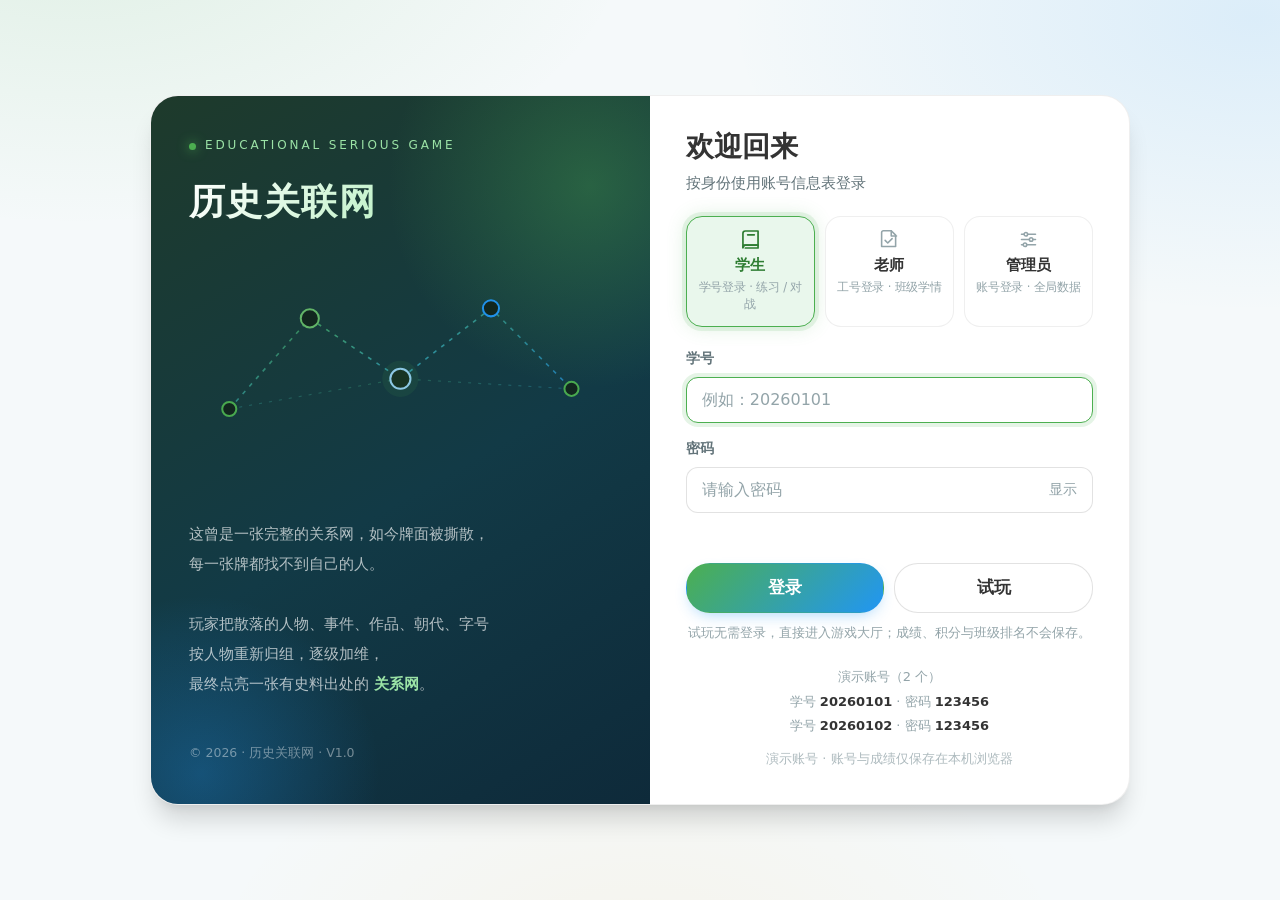
<file: login.html>
<!DOCTYPE html>
<html lang="zh-CN">
<head>
<meta charset="UTF-8">
  <link rel="icon" href="data:image/svg+xml,%3Csvg xmlns='http://www.w3.org/2000/svg' viewBox='0 0 32 32'%3E%3Crect width='32' height='32' rx='7' fill='%230e1a2b'/%3E%3Ccircle cx='9' cy='9.5' r='3' fill='%23d8b25a'/%3E%3Ccircle cx='22.5' cy='9' r='2.6' fill='%23d8b25a'/%3E%3Ccircle cx='16' cy='21.5' r='3.2' fill='%23d8b25a'/%3E%3C/svg%3E">
<meta name="viewport" content="width=device-width,initial-scale=1,maximum-scale=1,user-scalable=no">
<title>历史关联网 · 登录</title>
<link rel="stylesheet" href="shared.css?v=20261111">
</head>
<body class="auth-bg">
<div class="auth-card">
  <div class="auth-side">
    <div class="kicker">EDUCATIONAL SERIOUS GAME</div>
    <div class="title">历史关联网</div>

    <!-- 关系网装饰：时间轴上的连线 -->
    <div class="auth-art" aria-hidden="true">
      <svg viewBox="0 0 420 220" fill="none">
        <defs>
          <linearGradient id="authLine" x1="0" y1="0" x2="1" y2="1">
            <stop offset="0" stop-color="#4CAF50"/><stop offset="1" stop-color="#2196F3"/>
          </linearGradient>
        </defs>
        <path d="M40 150 L120 60 L210 120 L300 50 L380 130" stroke="url(#authLine)" stroke-width="1.6" stroke-dasharray="4 6" opacity=".75"/>
        <path d="M120 60 L210 120 L300 50" stroke="url(#authLine)" stroke-width="1.2" stroke-dasharray="3 7" opacity=".45"/>
        <path d="M40 150 L210 120 L380 130" stroke="url(#authLine)" stroke-width="1.2" stroke-dasharray="3 7" opacity=".35"/>
        <circle cx="40" cy="150" r="7" fill="#12261E" stroke="#4CAF50" stroke-width="2"/>
        <circle cx="120" cy="60" r="9" fill="#12261E" stroke="#66BB6A" stroke-width="2"/>
        <circle cx="210" cy="120" r="10" fill="#12261E" stroke="#9BD4FF" stroke-width="2"/>
        <circle cx="300" cy="50" r="8" fill="#12261E" stroke="#2196F3" stroke-width="2"/>
        <circle cx="380" cy="130" r="7" fill="#12261E" stroke="#4CAF50" stroke-width="2"/>
        <circle cx="210" cy="120" r="18" fill="#4CAF50" opacity=".10"/>
      </svg>
    </div>

    <div class="hero">
      这曾是一张完整的关系网，如今牌面被撕散，<br>
      每一张牌都找不到自己的人。<br><br>
      玩家把散落的人物、事件、作品、朝代、字号<br>
      按人物重新归组，逐级加维，<br>
      最终点亮一张有史料出处的 <b>关系网</b>。
    </div>
    <div class="auth-copyright">© 2026 · 历史关联网 · V1.0</div>
  </div>

  <div class="auth-body">
    <h2>欢迎回来</h2>
    <div class="sub">按身份使用账号信息表登录</div>

    <div class="role-tabs">
      <div class="role-tab on" data-role="s" onclick="pickRole('s')">
        <span class="ic"><svg viewBox="0 0 24 24" fill="none" stroke-width="1.8" stroke-linecap="round" stroke-linejoin="round"><path d="M4 5.5A2.5 2.5 0 0 1 6.5 3H20v15H6.5A2.5 2.5 0 0 0 4 20.5z"/><path d="M4 20.5A2.5 2.5 0 0 1 6.5 18H20v3H6.5"/><path d="M9 7h7"/></svg></span>
        <span class="nm">学生</span>
        <div class="desc">学号登录 · 练习 / 对战</div>
      </div>
      <div class="role-tab" data-role="t" onclick="pickRole('t')">
        <span class="ic"><svg viewBox="0 0 24 24" fill="none" stroke-width="1.8" stroke-linecap="round" stroke-linejoin="round"><path d="M3 20V4a2 2 0 0 1 2-2h9l5 5v13z"/><path d="M14 2v6h6"/><path d="M7 13l3 3 5-5"/></svg></span>
        <span class="nm">老师</span>
        <div class="desc">工号登录 · 班级学情</div>
      </div>
      <div class="role-tab" data-role="a" onclick="pickRole('a')">
        <span class="ic"><svg viewBox="0 0 24 24" fill="none" stroke-width="1.8" stroke-linecap="round" stroke-linejoin="round"><path d="M4 6h16M4 12h16M4 18h16"/><circle cx="9" cy="6" r="2" fill="#fff"/><circle cx="15" cy="12" r="2" fill="#fff"/><circle cx="8" cy="18" r="2" fill="#fff"/></svg></span>
        <span class="nm">管理员</span>
        <div class="desc">账号登录 · 全局数据</div>
      </div>
    </div>

    <div class="field">
      <label id="idLabel">学号</label>
      <input id="authId" autocomplete="username" maxlength="30">
    </div>
    <div class="field">
      <label>密码</label>
      <div class="pw-wrap">
        <input id="authPw" type="password" autocomplete="current-password" maxlength="30" placeholder="请输入密码">
        <button class="pw-eye" type="button" id="pwEye" onclick="togglePw()">显示</button>
      </div>
    </div>

    <div class="auth-err" id="authErr"></div>

    <div class="auth-actions">
      <button class="btn primary large" id="loginBtn" onclick="doLogin()">登录</button>
      <button class="btn ghost large" onclick="doGuest()">试玩</button>
    </div>
    <div class="guest-note">试玩无需登录，直接进入游戏大厅；成绩、积分与班级排名不会保存。</div>

    <div class="auth-foot">
      <div id="accHint"></div>
      <div style="margin-top:8px;opacity:.75">演示账号 · 账号与成绩仅保存在本机浏览器</div>
    </div>
  </div>
</div>

<style>
  .auth-art{margin-top:26px;position:relative;z-index:1;opacity:.95}
  .auth-art svg{width:100%;height:auto;display:block}
  .auth-art circle{animation:floatY 5s ease-in-out infinite}
  .auth-art circle:nth-child(6){animation-delay:.4s}
  .auth-art circle:nth-child(7){animation-delay:.9s}
  .auth-art circle:nth-child(8){animation-delay:1.3s}
  .auth-art circle:nth-child(9){animation-delay:1.8s}
  .auth-art circle:nth-child(10){animation-delay:2.2s}
  .auth-copyright{margin-top:22px;font-size:12.5px;color:rgba(255,255,255,.42);position:relative;z-index:1}
  .guest-note{margin-top:10px;text-align:center;font-size:12.5px;line-height:1.6;color:var(--ink-3)}
  .auth-body .role-tab,.auth-body .field,.auth-body .auth-actions{animation:inUp .5s var(--ease) both}
  .auth-body .role-tab:nth-child(1){animation-delay:.06s}
  .auth-body .role-tab:nth-child(2){animation-delay:.12s}
  .auth-body .role-tab:nth-child(3){animation-delay:.18s}
  @keyframes inUp{from{opacity:0;transform:translateY(12px)}to{opacity:1;transform:none}}
  #loginBtn.loading{pointer-events:none}
  #loginBtn.loading::after{content:"";width:12px;height:12px;border:2px solid rgba(255,255,255,.45);border-top-color:#fff;border-radius:50%;animation:spin .7s linear infinite}
  @keyframes spin{to{transform:rotate(360deg)}}
  @media (max-width:760px){ .auth-art{display:none} }
</style>

<script src="accounts.js?v=20261111"></script>
<script src="shared.js?v=20261111"></script>
<script>
let loginPick = "s";

function pickRole(r){
  loginPick = r;
  document.querySelectorAll(".role-tab").forEach(t=> t.classList.toggle("on", t.dataset.role===r));
  const idEl = document.getElementById("authId");
  document.getElementById("idLabel").textContent = ROLE_FIELD[r];
  idEl.placeholder = ROLE_PLACEHOLDER[r];
  idEl.value = "";
  document.getElementById("authPw").value = "";
  clearErr();
  fillHint();
  idEl.focus();
}

function fillHint(){
  const list = allAccounts(loginPick);
  const key = ROLE_FIELD[loginPick];
  const lines = list.slice(0,3).map(a=> `${key} <b>${a.id}</b> · 密码 <b>${effectivePw(loginPick, a.id, a.pw)}</b>`).join("<br>");
  document.getElementById("accHint").innerHTML =
    `演示账号（${list.length} 个）<br>${lines || "暂无账号"}`;
}

function setErr(msg){
  const el = document.getElementById("authErr");
  el.textContent = msg || "";
  el.classList.remove("on");
  if(msg){ void el.offsetWidth; el.classList.add("on"); }
}
function clearErr(){ setErr(""); }

function togglePw(){
  const pw = document.getElementById("authPw");
  const eye = document.getElementById("pwEye");
  const show = pw.type === "password";
  pw.type = show ? "text" : "password";
  eye.textContent = show ? "隐藏" : "显示";
}

function doLogin(){
  const key = ROLE_FIELD[loginPick];
  const idVal = document.getElementById("authId").value.trim();
  const pwVal = document.getElementById("authPw").value;
  if(!idVal){ setErr(`请输入${key}`); return; }
  if(!pwVal){ setErr("请输入密码"); return; }

  const list = allAccounts(loginPick);
  const acc = list.find(a=> a.id.toLowerCase() === idVal.toLowerCase());
  if(!acc){ setErr(`${key}不存在，请核对账号信息表`); return; }
  if(effectivePw(loginPick, acc.id, acc.pw) !== pwVal){ setErr("密码不正确"); return; }

  const btn = document.getElementById("loginBtn");
  btn.classList.add("loading"); btn.textContent = "正在进入";

  const d = loadAll();
  d.user = { role:loginPick, name:acc.name, no:acc.id, cls:acc.cls||"", group:acc.group, avatar:acc.avatar||"", loginAt:Date.now() };
  d.profiles = d.profiles || {};
  d.profiles[loginPick+"|"+acc.id] = d.profiles[loginPick+"|"+acc.id] || { totalScore:0, bestLevel:1, done:{} };
  saveAll(d);
  setTimeout(()=>{ location.href = (loginPick==="t"||loginPick==="a") ? "home.html" : "home_student.html"; }, 260);
}

function doGuest(){
  saveAll({ ...(loadAll()||{}), user:{ role:"g", name:"游客", no:"", cls:"" } });
  location.href = "lobby.html";
}

document.getElementById("authId").addEventListener("keydown", e=>{ if(e.key==="Enter") doLogin(); });
document.getElementById("authPw").addEventListener("keydown", e=>{ if(e.key==="Enter") doLogin(); });

// 已登录（非游客）直接进对应角色的个人中心；游客停在登录页以便切换账号
const curUser = getUser();
if(curUser && (curUser.role==="t"||curUser.role==="a")){ location.href = "home.html"; }
else if(curUser && curUser.role==="s"){ location.href = "home_student.html"; }
else { pickRole("s"); }
</script>
</body>
</html>
</file>
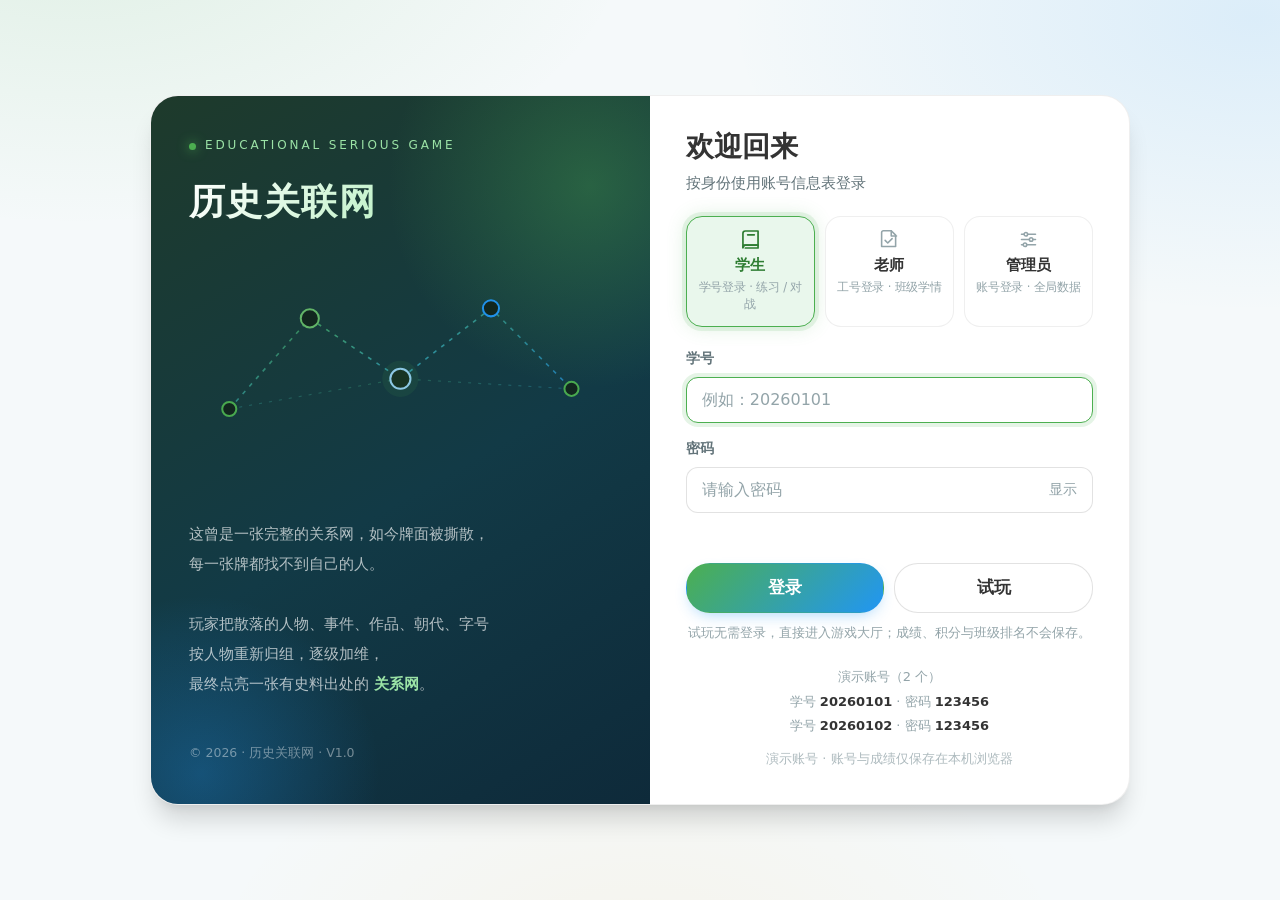
<file: play_single.html>
<!DOCTYPE html>
<html lang="zh-CN">
<head>
<meta charset="UTF-8">
  <link rel="icon" href="data:image/svg+xml,%3Csvg xmlns='http://www.w3.org/2000/svg' viewBox='0 0 32 32'%3E%3Crect width='32' height='32' rx='7' fill='%230e1a2b'/%3E%3Ccircle cx='9' cy='9.5' r='3' fill='%23d8b25a'/%3E%3Ccircle cx='22.5' cy='9' r='2.6' fill='%23d8b25a'/%3E%3Ccircle cx='16' cy='21.5' r='3.2' fill='%23d8b25a'/%3E%3C/svg%3E">
<meta name="viewport" content="width=device-width,initial-scale=1,maximum-scale=1,user-scalable=no">
<title>历史关联网 · 单机练习</title>
<link rel="stylesheet" href="shared.css?v=20261111">
</head>
<body>
<div id="topnav-root"></div>

<!-- 参数配置面板 -->
<div class="page" id="paramsWrap">
  <div class="setup-card">
    <div class="setup-head">
      <div class="si">
        <svg viewBox="0 0 24 24" fill="none" stroke="currentColor" stroke-width="1.8" stroke-linecap="round" stroke-linejoin="round"><path d="M4 6h16M4 12h16M4 18h10"/><circle cx="17" cy="18" r="2.4"/></svg>
      </div>
      <div>
        <h3 class="setup-title">开始一局单机练习</h3>
        <div class="setup-sub">选定级别、国家、朝代与计时方式，整盘分组后统一提交判定。</div>
      </div>
    </div>

    <div class="steps">
      <div class="step"><span class="sn">1</span>配置关卡参数</div>
      <div class="step-line"></div>
      <div class="step"><span class="sn">2</span>把牌归到同一人物</div>
      <div class="step-line"></div>
      <div class="step"><span class="sn">3</span>提交并查看知识卡</div>
    </div>

    <div class="setup-grid">
      <div class="field">
        <label>级别（每组得分）</label>
        <select id="paramLevel"></select>
      </div>
      <div class="field">
        <label>国家</label>
        <select id="paramNation">
          <option value="C">中国</option>
          <option value="F">外国</option>
        </select>
      </div>
      <div class="field">
        <label>朝代（支持“随机”）</label>
        <select id="paramEra"></select>
      </div>
      <div class="field">
        <label>计时方式</label>
        <div class="radio-row" id="paramTimerRow">
          <div class="radio-chip on" data-t="c">倒计时 3 分钟</div>
          <div class="radio-chip" data-t="p">正计时</div>
          <div class="radio-chip" data-t="n">不计时</div>
        </div>
        <input type="hidden" id="paramTimer" value="c">
      </div>
    </div>

    <div class="row" style="margin-top:24px">
      <div class="chip">题库共 <strong id="eraPoolSize">0</strong> 条</div>
      <div class="spacer"></div>
      <button class="btn ghost" onclick="newParam()">换一批朝代</button>
      <button class="btn primary large" onclick="startGame()">开始游戏</button>
    </div>
  </div>
</div>

<!-- 游戏区 -->
<div id="gameWrap" style="display:none">
  <div class="level-band" id="levelBand"></div>
  <div class="bottombar">
    <div class="summary" id="summary"></div>
    <div class="chip timer-chip">计时 <strong id="timerDisplay">03:00</strong></div>
    <button class="btn ghost" onclick="resetBoard()">清空重排</button>
    <button class="btn ghost" onclick="endGameEarly()">放弃本局</button>
    <button class="btn primary" id="submitBtn" onclick="submitAll()" disabled>提交判定</button>
  </div>
  <div class="game-stage">
    <div class="palette" id="palette"></div>
    <div class="board" id="board"></div>
  </div>
</div>

<!-- 结算 Modal -->
<div class="modal-mask" id="modal">
  <div class="modal result-modal">
    <button class="rm-close" onclick="closeModal()" aria-label="关闭">×</button>
    <div class="result-hero">
      <div class="rh-confetti"><i></i><i></i><i></i><i></i><i></i><i></i></div>
      <div class="rh-kicker" id="modalTitle">恭喜获得</div>
      <div class="rh-score"><span id="resultScore">0</span><em>分</em></div>
    </div>
    <div class="result-stats" id="resultStats"></div>
    <div class="result-detail">
      <div class="rd-head">
        <div class="rd-tabs" id="detailTabs">
          <button class="rd-tab on" data-tab="wrong">错误题 <b id="cntWrong">0</b></button>
          <button class="rd-tab" data-tab="right">正确题 <b id="cntRight">0</b></button>
        </div>
        <div class="rd-hint">每张牌标出你的分组，红色为分错的牌</div>
      </div>
      <div class="rd-list" id="detailList"></div>
    </div>
    <div class="result-foot">
      <button class="btn ghost" data-act="new">换参数再来</button>
      <button class="btn ghost" data-act="same">同参数再来</button>
      <button class="btn primary" data-act="home">返回中心</button>
    </div>
  </div>
</div>

<script src="shared.js?v=20261111"></script>
<script src="audio.js?v=20261113"></script>
<script src="vendor/xlsx.full.min.js"></script>
<script src="data/kb-data.js?v=20261111"></script>
<script src="data/db.js?v=20261111"></script>
<script>
requireLogin();
document.getElementById("topnav-root").outerHTML = renderTopnav("lobby");
HNAudio.mountButtons();   // 顶部导航右侧：音乐 / 音效开关

/* ===== 从游戏大厅传入的参数 ===== */
const QS = new URLSearchParams(location.search);
const PREF = {
  level: Math.min(LEVELS.length, Math.max(1, parseInt(QS.get("level"), 10) || 1)),
  nation: QS.get("country") === "F" ? "F" : "C",
  era: QS.get("era") || "",
  timer: ["c","p","n"].indexOf(QS.get("timer")) >= 0 ? QS.get("timer") : "c"
};

window.addEventListener("hn-db-updated", () => {
  if(document.getElementById("paramsWrap").style.display !== "none") fillParamControls();
  maybeAutoStart();
});

/* 来自大厅（带任一参数）时直接开局，不再停留在旧的参数配置页 */
const FROM_LOBBY = ["level","country","era","timer"].some(k => QS.has(k));
let autoStarted = false;
function maybeAutoStart(){
  if(!FROM_LOBBY || autoStarted) return;
  if(!window.DB || !DB.length) return;
  if(document.getElementById("paramsWrap").style.display === "none") return;
  autoStarted = true;
  startGame();
}

/* ===== 参数控件初始化 ===== */
function fillParamControls(){
  const selLv = document.getElementById("paramLevel");
  selLv.innerHTML = "";
  LEVELS.forEach((lv,i)=> selLv.innerHTML += `<option value="${i+1}">Lv${i+1} · ${lv.nDim}元 · 每组+${i+1}分</option>`);
  selLv.value = PREF.level;
  document.getElementById("paramNation").value = PREF.nation;
  fillEras();
  selLv.onchange = fillEras;
  document.getElementById("paramNation").onchange = ()=>{ PREF.era = ""; fillEras(); };
  document.querySelectorAll("#paramTimerRow .radio-chip").forEach(c=>{
    c.onclick = ()=>{
      document.querySelectorAll("#paramTimerRow .radio-chip").forEach(x=> x.classList.remove("on"));
      c.classList.add("on");
      document.getElementById("paramTimer").value = c.dataset.t;
      updateTimerLabel();
    };
  });
  document.querySelectorAll("#paramTimerRow .radio-chip").forEach(c=>{
    c.classList.toggle("on", c.dataset.t === PREF.timer);
  });
  document.getElementById("paramTimer").value = PREF.timer;
  updateTimerLabel();
  updateEraPool();
}
function fillEras(){
  const nation = document.getElementById("paramNation").value;
  const sel = document.getElementById("paramEra");
  const want = PREF.era;
  sel.innerHTML = `<option value="">随机</option>`;
  erasOf(nation).forEach(e=> sel.innerHTML += `<option value="${e}">${e}</option>`);
  sel.value = (want && erasOf(nation).indexOf(want) >= 0) ? want : "";
  updateEraPool();
}
function updateEraPool(){
  const nation = document.getElementById("paramNation").value;
  const era = document.getElementById("paramEra").value;
  let pool = DB.filter(p=> p.nation===nation);
  if(era) pool = pool.filter(p=> p.era===era);
  const el = document.getElementById("eraPoolSize");
  if(el) el.textContent = pool.length;
}
document.getElementById("paramEra").onchange = updateEraPool;
function newParam(){ PREF.era = ""; fillEras(); }
function updateTimerLabel(){
  const t = document.getElementById("paramTimer").value;
  document.getElementById("timerDisplay").textContent = t==="c"?"03:00": t==="p"?"00:00":"—";
}
fillParamControls();
setTimeout(maybeAutoStart, 0);

/* ===== 游戏状态 ===== */
let state = null;
let timer = null; let timerSec = 0;

function startGame(){
  const lvIdx = +document.getElementById("paramLevel").value - 1;
  const nation = document.getElementById("paramNation").value;
  let era = document.getElementById("paramEra").value;
  const tMode = document.getElementById("paramTimer").value;
  if(!era){
    const eras = erasOf(nation);
    era = eras[Math.floor(Math.random()*eras.length)] || "";
    document.getElementById("paramEra").value = era;
  }
  const lv = LEVELS[lvIdx];
  const { dims, pool } = dealDeck(lv, nation, era);
  const pickN = Math.min(4, Math.max(3, pool.length));
  const people = HNDB.pick(pool, pickN, ["name", ...dims]);
  const cards = []; let id=0;
  people.forEach((p,pi)=>{
    cards.push({ id:"C"+(id++), pi, field:"name", val:p.name });
    dims.forEach(f=>{ const v=p[f]||""; if(v) cards.push({ id:"C"+(id++), pi, field:f, val:v }); });
  });
  shuffle(cards);
  state = {
    levelIdx: lvIdx, nation, era, tMode, dims,
    cap: dims.length + 1, scorePer: dims.length,
    people, cards, groups:{}, cardOwner:{}, cardAttr:{}, submitted:false,
    totalScore:0, okCount:0, pickN
  };
  cards.forEach(c=>{ state.cardAttr[c.id]={ pi:c.pi, field:c.field, val:c.val }; state.cardOwner[c.id]=0; });
  for(let i=1;i<=people.length;i++) state.groups[i]=[];

  document.getElementById("paramsWrap").style.display = "none";
  const gw = document.getElementById("gameWrap");
  gw.style.display = "block";
  gw.classList.remove("game-in"); void gw.offsetWidth; gw.classList.add("game-in");
  renderLevelBand(); renderPalette(); renderBoard(); updateSubmit(); startTimer();
  HNAudio.play();   // 开局淡入 BGM（首个用户手势时创建/恢复 AudioContext）
  window.scrollTo({top:0,behavior:"smooth"});
}

function renderLevelBand(){
  const band = document.getElementById("levelBand"); band.innerHTML = "";
  LEVELS.forEach((lv,i)=>{
    const card = document.createElement("div");
    card.className = "level-card" + (i===state.levelIdx?" on":"");
    card.innerHTML = `<div class="lv">Lv${i+1}</div><div class="meta">${lv.task}</div><div class="score">每组 +${i+1} 分</div>`;
    band.appendChild(card);
  });
}

function startTimer(){
  clearInterval(timer);
  const disp = document.getElementById("timerDisplay");
  disp.parentElement.classList.remove("low");
  if(state.tMode==="c"){
    timerSec=180; updateTimerDisplay();
    timer=setInterval(()=>{
      timerSec--; updateTimerDisplay();
      if(timerSec<=30) disp.parentElement.classList.add("low");
      if(timerSec<=0){ clearInterval(timer); if(!state.submitted) submitAll(); }
    },1000);
  }
  else if(state.tMode==="p"){ timerSec=0; updateTimerDisplay(); timer=setInterval(()=>{timerSec++;updateTimerDisplay();},1000); }
  else{ disp.textContent="不计时"; }
}
function updateTimerDisplay(){
  const m=Math.floor(timerSec/60), s=timerSec%60;
  document.getElementById("timerDisplay").textContent = `${String(m).padStart(2,'0')}:${String(s).padStart(2,'0')}`;
}

function renderPalette(){
  const palette = document.getElementById("palette"); palette.innerHTML = `<div class="label">分组颜色</div>`;
  Object.entries(state.groups).forEach(([k])=>{
    const idx = +k;
    const g = document.createElement("div");
    g.className = "group";
    g.dataset.g = idx;
    g.innerHTML = `<div class="swatch g${idx}"></div><span>第 ${idx} 组</span><span class="g-count" style="min-width:22px;text-align:center;color:var(--ink-2)"></span>`;
    palette.appendChild(g);
  });
  updatePalette();
}
function updatePalette(){
  const palette = document.getElementById("palette");
  Object.entries(state.groups).forEach(([k,arr])=>{
    const el = palette.querySelector('.group[data-g="'+k+'"]');
    if(!el) return;
    el.classList.toggle("full", arr.length>=state.cap);
    const c = el.querySelector(".g-count");
    if(c) c.textContent = arr.length+"/"+state.cap;
  });
}
function updateSummary(){
  const total = Object.keys(state.cardOwner).length;
  const done = Object.values(state.cardOwner).filter(x=>x>0).length;
  const curGrp = Object.values(state.groups).findIndex(a=>a.length<state.cap) + 1 || state.people.length;
  document.getElementById("summary").innerHTML = `已分 <strong>${done}</strong> / ${total} 张 · 下一组第 <span>${curGrp}</span> 组 · ${NATION_LABEL[state.nation]} · ${state.era}`;
}
function renderBoard(){
  const board = document.getElementById("board"); board.innerHTML = "";
  state.cardEls = {};
  let idx = 0;
  Object.entries(state.cardAttr).forEach(([cid,attr])=>{
    const g = state.cardOwner[cid];
    const card = document.createElement("div");
    card.className = "card" + (g>0?(" g"+g):"");
    card.style.setProperty("--i", idx++);
    card.dataset.cid = cid;
    card.innerHTML = `<div class="type">${DIM_NAMES[attr.field]}</div><div class="val">${attr.val}</div>`;
    card.onclick = ()=> onCardClick(cid);
    state.cardEls[cid] = card;
    board.appendChild(card);
  });
  updateSummary();
}
function updateCard(cid){
  const el = state.cardEls && state.cardEls[cid];
  if(!el) return;
  const g = state.cardOwner[cid];
  el.className = "card" + (g>0?(" g"+g):"") + (state.submitted ? (isGroupCorrect(g)?" ok":" err") : "");
}

function onCardClick(cid){
  if(state.submitted) return;
  HNAudio.click();   // 点牌短提示音（内部 60ms 节流，连点不叠音）
  const cur = state.cardOwner[cid];
  if(cur>0){
    state.groups[cur] = state.groups[cur].filter(x=>x!==cid);
    state.cardOwner[cid] = 0;
  }else{
    const cap = state.cap;
    let target = 0;
    for(let i=1;i<=state.people.length;i++){ if(state.groups[i].length<cap){ target=i; break; } }
    if(target===0){ const b=document.getElementById("board"); b.classList.add("shake"); setTimeout(()=>b.classList.remove("shake"),340); return; }
    state.groups[target].push(cid);
    state.cardOwner[cid] = target;
  }
  updateCard(cid);
  updatePalette(); updateSummary(); updateSubmit();
}
function resetBoard(){
  if(state.submitted) return;
  Object.keys(state.groups).forEach(k=> state.groups[k]=[]);
  Object.keys(state.cardOwner).forEach(k=>{
    state.cardOwner[k]=0;
    if(state.cardEls && state.cardEls[k]) state.cardEls[k].className = "card";
  });
  updatePalette(); updateSummary(); updateSubmit();
}
function updateSubmit(){
  const total = Object.keys(state.cardOwner).length;
  const done = Object.values(state.cardOwner).filter(x=>x>0).length;
  document.getElementById("submitBtn").disabled = (done<total || state.submitted);
}
function isGroupCorrect(g){
  if(!g) return false;
  const set = new Set();
  state.groups[g].forEach(cid=> set.add(state.cardAttr[cid].pi));
  return set.size===1;
}

function submitAll(){
  state.submitted = true;
  clearInterval(timer);
  let score = 0, ok = 0;
  const results = [];
  state.people.forEach((p,pi)=>{
    const mine = Object.keys(state.cardAttr).filter(cid=> state.cardAttr[cid].pi === pi);
    let grp = 0;
    Object.entries(state.groups).forEach(([g,cids])=>{
      const set = new Set();
      cids.forEach(c=> set.add(state.cardAttr[c].pi));
      // 必须“这一人的全部牌都在同一组、且该组没有别人”才算答对
      if(cids.length === mine.length && set.size===1 && [...set][0]===pi) grp = +g;
    });
    const pass = grp>0;
    if(pass){ score += state.scorePer; ok++; persistMarkDone(personKey(p.name)); }
    results.push({ person:p, ok:pass, group:grp });
  });
  persistAddScore(state.levelIdx+1, score);
  persistAddGame({ date:today(), level:state.levelIdx+1, nation:state.nation, era:state.era, pickN:state.pickN, score, ok, total:results.length, versus:false });
  state.totalScore = score; state.okCount = ok;
  markSubmitted();
  HNAudio.chime(ok === results.length);   // 全对上行、有误下行
  showResults(results);
}
function markSubmitted(){
  Object.keys(state.cardOwner).forEach(cid=>{
    const g = state.cardOwner[cid];
    const el = state.cardEls && state.cardEls[cid];
    if(!el) return;
    el.className = "card" + (g>0?(" g"+g):"") + (isGroupCorrect(g)?" ok":" err");
  });
  updateSummary();
}

/* ===== 结算层：真实作答统计 + 题目详情 ===== */
const FIELD_LABEL = { name:"人物", event:"事件", work:"作品", dyn:"朝代", caliber:"字号", identity:"身份" };
const escHtml = s => String(s==null ? "" : s).replace(/[&<>"]/g, c => ({"&":"&amp;","<":"&lt;",">":"&gt;",'"':"&quot;"}[c]));

function countUp(el, n){
  if(!el) return;
  const dur = 640, t0 = performance.now();
  el.textContent = "0";
  (function step(){
    const k = Math.min(1, (performance.now() - t0) / dur);
    el.textContent = Math.round(n * (1 - Math.pow(1 - k, 3)));
    if(k < 1) requestAnimationFrame(step);
  })();
}

/* 每题（每个人物一组牌）展开成：涉及的牌、用户分到哪组、是否分对 */
function buildResultRows(results){
  return results.map(({person, ok}, idx)=>{
    const pi = state.people.indexOf(person);
    const mine = Object.keys(state.cardAttr).filter(cid => state.cardAttr[cid].pi === pi);
    const chips = mine.map(cid=>{
      const a = state.cardAttr[cid];
      const g = state.cardOwner[cid] || 0;
      return { field:a.field, val:a.val, g, good: g > 0 && isGroupCorrect(g) };
    });
    let mix = "";
    if(!ok){
      const bad = chips.filter(c=> !c.good);
      const parts = [];
      const noGroup = bad.filter(c=> !c.g).length;
      if(noGroup) parts.push(`有 ${noGroup} 张未分组`);
      const gs = [...new Set(bad.filter(c=> c.g).map(c=> c.g))];
      gs.forEach(g=>{
        const others = new Set();
        state.groups[g].forEach(cid=>{
          const op = state.cardAttr[cid].pi;
          if(op !== pi) others.add(state.people[op].name);
        });
        if(others.size) parts.push(`组 ${g} 混入了「${[...others].join("、")}」的牌`);
        else parts.push(`这一人的牌被拆到了组 ${gs.join("、")}`);
      });
      mix = parts.join("；");
    }
    return { idx, person, ok, chips, mix };
  });
}

function renderDetail(tab){
  if(!state || !state.resultRows) return;
  state.resultTab = tab;
  document.querySelectorAll("#detailTabs .rd-tab").forEach(b=> b.classList.toggle("on", b.dataset.tab === tab));
  const box = document.getElementById("detailList");
  const rows = state.resultRows.filter(r=> r.ok === (tab === "right"));

  if(!rows.length){
    const allOk = tab === "wrong";
    box.innerHTML = `<div class="qd-empty">
      <div class="qe-ico">${allOk ? "✓" : "—"}</div>
      <b>${allOk ? "本局全对！" : "本局没有正确题"}</b>
      <p>${allOk ? "没有错误题，可以去「正确题」看看。" : "全部题目都分错了，去「错误题」看看怎么改。"}</p>
      <button class="btn ghost small" onclick="switchDetail('${allOk ? "right" : "wrong"}')">查看${allOk ? "正确题" : "错误题"}</button>
    </div>`;
    return;
  }

  box.innerHTML = rows.map(({idx, person, ok, chips, mix})=>{
    const chipHtml = chips.map(c=>
      `<span class="qchip ${c.good ? "ok" : "bad"}">${FIELD_LABEL[c.field] || "卡片"} · ${escHtml(c.val)}<b>${c.g ? "组 " + c.g : "未分组"}</b></span>`
    ).join("");
    const answer = ok
      ? `✓ 分组正确：这 ${chips.length} 张牌同属「${escHtml(person.name)}」`
      : `正确答案：这 ${chips.length} 张牌应同属一组（${escHtml(person.name)}）${mix ? "；" + escHtml(mix) : ""}`;
    return `<div class="qd-item ${ok ? "ok" : "err"}">
      <div class="qd-head">
        <span class="qd-seq">第 ${idx + 1} 题</span>
        <span class="qd-name">${escHtml(person.name)}</span>
        <span class="qd-dyn">${escHtml(person.dyn || "")}</span>
        <span class="qd-flag ${ok ? "ok" : "err"}">${ok ? "✓ 正确" : "✗ 错误"}</span>
      </div>
      <div class="qd-chips">${chipHtml}</div>
      <div class="qd-answer">${answer}</div>
    </div>`;
  }).join("");
}

function switchDetail(tab){ renderDetail(tab); }

function showResults(results){
  const total = results.length;
  const okN = state.okCount;
  const wrongN = total - okN;
  const pct = total ? Math.min(100, Math.round(okN * 100 / total)) : 0;

  state.resultRows = buildResultRows(results);

  document.getElementById("modalTitle").textContent = "恭喜获得";
  countUp(document.getElementById("resultScore"), state.totalScore);

  document.getElementById("resultStats").innerHTML = [
    ["正确率", pct + "%", pct >= 80 ? "good" : pct >= 50 ? "mid" : "bad"],
    ["题目数", total, ""],
    ["答对数", okN, "good"],
    ["错误数", wrongN, wrongN ? "bad" : ""]
  ].map(([k,v,t])=> `<div class="rs-item ${t}"><div class="rs-v">${v}</div><div class="rs-k">${k}</div></div>`).join("");

  document.getElementById("cntWrong").textContent = wrongN;
  document.getElementById("cntRight").textContent = okN;
  renderDetail("wrong");
  document.getElementById("modal").classList.add("on");
  HNAudio.duck();   // 结算弹层出现：音乐压低，不和结算观感抢
}

document.getElementById("detailTabs").addEventListener("click", function(e){
  const b = e.target.closest ? e.target.closest(".rd-tab") : null;
  if(!b || !state || !state.resultRows || b.dataset.tab === state.resultTab) return;
  renderDetail(b.dataset.tab);
});

/* 结算里的题目详情卡：点一下也给个轻提示音（详情列表会重建，用事件委托） */
document.getElementById("detailList").addEventListener("click", function(e){
  const it = e.target.closest ? e.target.closest(".qd-item") : null;
  if(it) HNAudio.click(true);
});

/* 根据本局 state 回填参数控件，保证「同参数再来」参数完全一致 */
function syncParamsFromState(){
  if(!state) return;
  PREF.level = state.levelIdx + 1;
  PREF.nation = state.nation;
  PREF.era = state.era;
  PREF.timer = state.tMode;
  document.getElementById("paramLevel").value = String(state.levelIdx + 1);
  document.getElementById("paramNation").value = state.nation;
  fillEras();
  document.getElementById("paramEra").value = state.era;
  document.getElementById("paramTimer").value = state.tMode;
  document.querySelectorAll("#paramTimerRow .radio-chip").forEach(c=> c.classList.toggle("on", c.dataset.t === state.tMode));
  updateTimerLabel();
  updateEraPool();
}

function replaySame(){
  if(!state) return;
  closeModal();
  syncParamsFromState();
  startGame();
}

/* 结算底部按钮走事件委托，避免节点重建/内联绑定失效 */
document.querySelector("#modal .result-foot").addEventListener("click", function(e){
  const b = e.target.closest ? e.target.closest("button[data-act]") : null;
  if(!b) return;
  const act = b.dataset.act;
  if(act === "same") replaySame();
  else if(act === "new") location.href = "lobby.html";
  else if(act === "home") location.href = isGuest() ? "lobby.html" : "home.html";
});

function closeModal(){ document.getElementById("modal").classList.remove("on"); HNAudio.unduck(); }
function endGameEarly(){
  if(!confirm("确定放弃本局？本局积分不计入总分。")) return;
  clearInterval(timer); state = null;
  HNAudio.stop(0.45);   // 回到参数面板：BGM 淡出
  document.getElementById("gameWrap").style.display="none";
  document.getElementById("paramsWrap").style.display="block";
  fillEras();
}
</script>

<style>
  .setup-head{display:flex;align-items:flex-start;gap:16px}
  .setup-head .si{
    width:48px;height:48px;flex:0 0 48px;border-radius:15px;background:var(--grad);color:#fff;
    display:flex;align-items:center;justify-content:center;box-shadow:0 8px 18px -8px rgba(76,175,80,.6);
  }
  .setup-head .si svg{width:24px;height:24px}
  .setup-title{font-size:24px}
  .steps{display:flex;align-items:center;gap:12px;margin:4px 0 24px;padding:12px 16px;border-radius:14px;
    background:var(--surface-2);border:1px solid var(--line);flex-wrap:wrap}
  .step{display:flex;align-items:center;gap:8px;font-size:13.5px;color:var(--ink-2);white-space:nowrap}
  .step .sn{width:20px;height:20px;border-radius:50%;background:var(--accent-soft);color:var(--accent-ink);
    font-size:11.5px;font-weight:800;display:flex;align-items:center;justify-content:center}
  .step-line{flex:1;min-width:18px;height:1px;background:linear-gradient(90deg,rgba(76,175,80,.35),rgba(33,150,243,.35))}
  .timer-chip strong{font-size:17px;font-variant-numeric:tabular-nums;color:var(--accent-ink)}
  .timer-chip.low{border-color:rgba(239,68,68,.4);background:var(--danger-soft)}
  .timer-chip.low strong{color:var(--danger)}
  .timer-chip.low{animation:pulseGlow 1.4s infinite}
  .game-in{animation:pageIn .45s var(--ease) both}
  @media (max-width:760px){
    .steps{display:none}
    .setup-head .si{width:40px;height:40px;flex:0 0 40px;border-radius:12px}
    .setup-title{font-size:20px}
  }
</style>
</body>
</html>
</file>
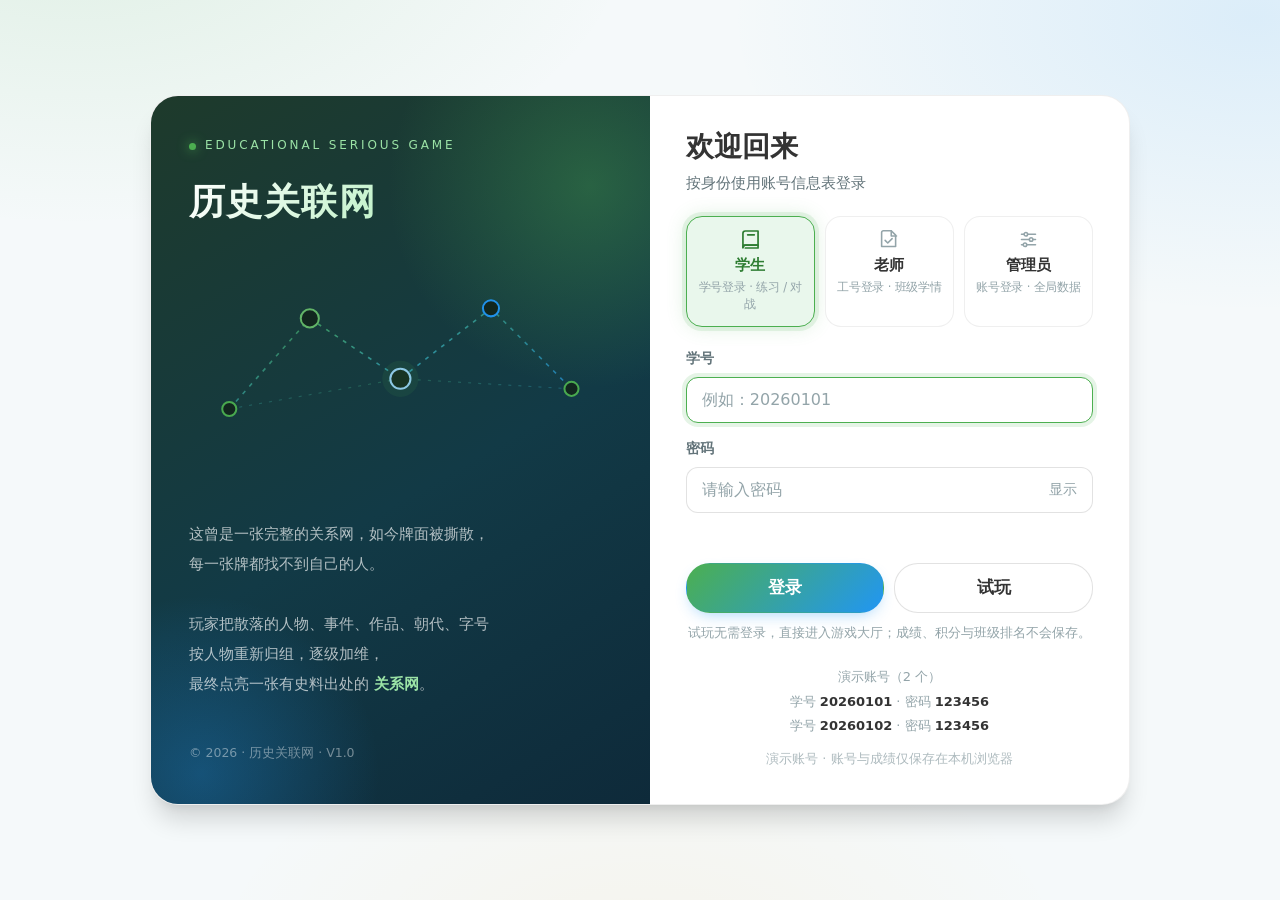
<file: play_versus.html>
<!DOCTYPE html>
<html lang="zh-CN">
<head>
<meta charset="UTF-8">
  <link rel="icon" href="data:image/svg+xml,%3Csvg xmlns='http://www.w3.org/2000/svg' viewBox='0 0 32 32'%3E%3Crect width='32' height='32' rx='7' fill='%230e1a2b'/%3E%3Ccircle cx='9' cy='9.5' r='3' fill='%23d8b25a'/%3E%3Ccircle cx='22.5' cy='9' r='2.6' fill='%23d8b25a'/%3E%3Ccircle cx='16' cy='21.5' r='3.2' fill='%23d8b25a'/%3E%3C/svg%3E">
<meta name="viewport" content="width=device-width,initial-scale=1,maximum-scale=1,user-scalable=no">
<title>历史关联网 · 同题对战</title>
<link rel="stylesheet" href="shared.css?v=20261111">
</head>
<body>
<div id="topnav-root"></div>

<!-- 参数配置面板 -->
<div class="page" id="paramsWrap">
  <div class="setup-card">
    <div class="setup-head">
      <div class="si">
        <svg viewBox="0 0 24 24" fill="none" stroke="currentColor" stroke-width="1.8" stroke-linecap="round" stroke-linejoin="round"><path d="M4 4l6 6M14 14l6 6M4 20l6-6M14 10l6-6"/><path d="M15 4h5v5"/><path d="M4 15v5h5"/></svg>
      </div>
      <div>
        <h3 class="setup-title">准备一局对战</h3>
        <div class="setup-sub">选好关卡参数后进入房间，系统匹配一名对手，双方收到同一套牌。</div>
      </div>
    </div>

    <div class="steps">
      <div class="step"><span class="sn">1</span>配置对战参数</div>
      <div class="step-line"></div>
      <div class="step"><span class="sn">2</span>进入房间等待对手</div>
      <div class="step-line"></div>
      <div class="step"><span class="sn">3</span>同题比谁判得准</div>
    </div>

    <div class="setup-grid">
      <div class="field">
        <label>级别（每组得分）</label>
        <select id="paramLevel"></select>
      </div>
      <div class="field">
        <label>国家</label>
        <select id="paramNation">
          <option value="C">中国</option>
          <option value="F">外国</option>
        </select>
      </div>
      <div class="field">
        <label>朝代（支持“随机”）</label>
        <select id="paramEra"></select>
      </div>
      <div class="field">
        <label>计时方式</label>
        <div class="radio-row" id="paramTimerRow">
          <div class="radio-chip on" data-t="c">倒计时 3 分钟</div>
          <div class="radio-chip" data-t="p">正计时</div>
          <div class="radio-chip" data-t="n">不计时</div>
        </div>
        <input type="hidden" id="paramTimer" value="c">
      </div>
    </div>

    <div class="row" style="margin-top:24px">
      <div class="chip">题库共 <strong id="eraPoolSize">0</strong> 条</div>
      <div class="chip" id="myRoomInfo" style="display:none;background:var(--accent-soft);border-color:rgba(76,175,80,.4);color:var(--accent-ink);font-weight:600"></div>
      <div class="spacer"></div>
      <button class="btn ghost" onclick="newParam()">换一批朝代</button>
      <button class="btn primary large" onclick="enterRoom()">进入对战房间</button>
    </div>
  </div>
</div>

<!-- 游戏区 -->
<div id="gameWrap" style="display:none">
  <div class="room-bar">
    <div class="rb-left">
      <span class="rb-tag">对战房间</span>
      <span class="rb-id">#<b id="roomId">—</b></span>
    </div>
    <div class="vs">
      <span class="p me" id="me">—</span>
      <span class="vs-badge">VS</span>
      <span class="p opp" id="opponent">—</span>
    </div>
    <div class="spacer"></div>
    <div id="oppStatus" class="opp-status">对手正在准备…</div>
  </div>

  <div id="waiting" class="waiting">
    <div class="wait-card">
      <div class="ring"><span></span></div>
      <div class="wt">正在匹配对手</div>
      <div class="wd">对手进入房间后自动开战，同一套牌、同一倒计时。</div>
      <div class="dot-row"><i></i><i></i><i></i></div>
    </div>
  </div>

  <div id="gameInner" style="display:none">
    <div class="level-band" id="levelBand"></div>
    <div class="bottombar">
      <div class="summary" id="summary"></div>
      <div class="chip timer-chip">计时 <strong id="timerDisplay">03:00</strong></div>
      <button class="btn ghost" onclick="resetBoard()">清空重排</button>
      <button class="btn primary" id="submitBtn" onclick="submitAll()" disabled>提交判定</button>
    </div>
    <div class="game-stage">
      <div class="palette" id="palette"></div>
      <div class="board" id="board"></div>
    </div>
  </div>
</div>

<!-- 结算 Modal -->
<div class="modal-mask" id="modal">
  <div class="modal result-modal">
    <button class="rm-close" onclick="closeModal()" aria-label="关闭">×</button>
    <div class="result-hero">
      <div class="rh-confetti"><i></i><i></i><i></i><i></i><i></i><i></i></div>
      <div class="rh-kicker" id="modalTitle">恭喜获得</div>
      <div class="rh-score"><span id="resultScore">0</span><em>分</em></div>
      <div class="rh-sub" id="modalSum"></div>
    </div>
    <div class="result-stats" id="resultStats"></div>
    <div class="result-detail">
      <div class="rd-head">
        <div class="rd-tabs" id="detailTabs">
          <button class="rd-tab on" data-tab="wrong">错误题 <b id="cntWrong">0</b></button>
          <button class="rd-tab" data-tab="right">正确题 <b id="cntRight">0</b></button>
        </div>
        <div class="rd-hint">每张牌标出你的分组，红色为分错的牌</div>
      </div>
      <div class="rd-list" id="detailList"></div>
    </div>
    <div class="result-foot">
      <button class="btn ghost" data-act="new">换参数再来</button>
      <button class="btn ghost" data-act="same">同参数再来</button>
      <button class="btn primary" data-act="home">返回中心</button>
    </div>
  </div>
</div>

<script src="shared.js?v=20261111"></script>
<script src="audio.js?v=20261113"></script>
<script src="vendor/xlsx.full.min.js"></script>
<script src="data/kb-data.js?v=20261111"></script>
<script src="data/db.js?v=20261111"></script>
<script>
requireLogin();
document.getElementById("topnav-root").outerHTML = renderTopnav("lobby");
HNAudio.mountButtons();   // 顶部导航右侧：音乐 / 音效开关

/* ===== 从游戏大厅传入的参数 ===== */
const QS = new URLSearchParams(location.search);
const PREF = {
  level: Math.min(LEVELS.length, Math.max(1, parseInt(QS.get("level"), 10) || 1)),
  nation: QS.get("country") === "F" ? "F" : "C",
  era: QS.get("era") || "",
  timer: ["c","p","n"].indexOf(QS.get("timer")) >= 0 ? QS.get("timer") : "c"
};

window.addEventListener("hn-db-updated", () => {
  if(document.getElementById("paramsWrap").style.display !== "none") fillParamControls();
  maybeAutoStart();
});

/* 来自大厅（带任一参数）时直接进入对战房间，不再停留在旧的参数配置页 */
const FROM_LOBBY = ["level","country","era","timer"].some(k => QS.has(k));
let autoStarted = false;
function maybeAutoStart(){
  if(!FROM_LOBBY || autoStarted) return;
  if(!window.DB || !DB.length) return;
  if(document.getElementById("paramsWrap").style.display === "none") return;
  autoStarted = true;
  enterRoom();
}

/* ===== 参数控件（与单机相同） ===== */
function fillParamControls(){
  const selLv = document.getElementById("paramLevel");
  selLv.innerHTML = "";
  LEVELS.forEach((lv,i)=> selLv.innerHTML += `<option value="${i+1}">Lv${i+1} · ${lv.nDim}元 · 每组+${i+1}分</option>`);
  selLv.value = PREF.level;
  document.getElementById("paramNation").value = PREF.nation;
  fillEras();
  selLv.onchange = fillEras;
  document.getElementById("paramNation").onchange = ()=>{ PREF.era = ""; fillEras(); };
  document.querySelectorAll("#paramTimerRow .radio-chip").forEach(c=>{
    c.onclick = ()=>{
      document.querySelectorAll("#paramTimerRow .radio-chip").forEach(x=> x.classList.remove("on"));
      c.classList.add("on");
      document.getElementById("paramTimer").value = c.dataset.t;
      updateTimerLabel();
    };
  });
  document.querySelectorAll("#paramTimerRow .radio-chip").forEach(c=>{
    c.classList.toggle("on", c.dataset.t === PREF.timer);
  });
  document.getElementById("paramTimer").value = PREF.timer;
  updateTimerLabel();
  updateEraPool();
}
function fillEras(){
  const nation = document.getElementById("paramNation").value;
  const sel = document.getElementById("paramEra");
  const want = PREF.era;
  sel.innerHTML = `<option value="">随机</option>`;
  erasOf(nation).forEach(e=> sel.innerHTML += `<option value="${e}">${e}</option>`);
  sel.value = (want && erasOf(nation).indexOf(want) >= 0) ? want : "";
  updateEraPool();
}
function updateEraPool(){
  const nation = document.getElementById("paramNation").value;
  const era = document.getElementById("paramEra").value;
  let pool = DB.filter(p=> p.nation===nation);
  if(era) pool = pool.filter(p=> p.era===era);
  const el = document.getElementById("eraPoolSize");
  if(el) el.textContent = pool.length;
}
document.getElementById("paramEra").onchange = updateEraPool;
function newParam(){ PREF.era = ""; fillEras(); }
function updateTimerLabel(){
  const t = document.getElementById("paramTimer").value;
  document.getElementById("timerDisplay").textContent = t==="c"?"03:00": t==="p"?"00:00":"—";
}
fillParamControls();
setTimeout(maybeAutoStart, 0);

/* ===== 对战房间（模拟） ===== */
let state = null, timer = null, timerSec = 0;
const OPPONENTS = ["小明同学","历史课代表","学霸小李","语文课代表","学霸张"];

function enterRoom(){
  const nation = document.getElementById("paramNation").value;
  let era = document.getElementById("paramEra").value;
  if(!era){ const eras = erasOf(nation); era = eras[Math.floor(Math.random()*eras.length)] || ""; }
  const roomId = "VN" + Math.floor(Math.random()*900000+100000);
  const opp = OPPONENTS[Math.floor(Math.random()*OPPONENTS.length)];
  document.getElementById("roomId").textContent = roomId;
  document.getElementById("opponent").textContent = opp;
  document.getElementById("me").textContent = getUser().name;
  document.getElementById("oppStatus").textContent = "对手正在连接…";
  document.getElementById("paramsWrap").style.display = "none";
  document.getElementById("gameWrap").style.display = "block";
  document.getElementById("waiting").style.display = "flex";
  document.getElementById("gameInner").style.display = "none";
  document.getElementById("summary").textContent = "";
  document.getElementById("submitBtn").disabled = true;
  HNAudio.play();   // 进入房间即用户手势，在这里启动淡入 BGM
  const rc = document.querySelector(".room-bar");
  rc.classList.remove("ready"); void rc.offsetWidth;
  setTimeout(()=>{
    document.getElementById("oppStatus").innerHTML = "对手已就绪 · 3 秒后开战";
    document.querySelector(".room-bar").classList.add("ready");
    setTimeout(()=>{ startGame(opp); }, 3000);
  }, 2000);
}

function startGame(opp){
  const lvIdx = +document.getElementById("paramLevel").value - 1;
  const nation = document.getElementById("paramNation").value;
  let era = document.getElementById("paramEra").value;
  const tMode = document.getElementById("paramTimer").value;
  if(!era){ const eras = erasOf(nation); era = eras[Math.floor(Math.random()*eras.length)] || ""; }
  const lv = LEVELS[lvIdx];
  const { dims, pool } = dealDeck(lv, nation, era);
  const pickN = Math.min(4, Math.max(3, pool.length));
  const people = HNDB.pick(pool, pickN, ["name", ...dims]);
  const cards = []; let id=0;
  people.forEach((p,pi)=>{
    cards.push({ id:"C"+(id++), pi, field:"name", val:p.name });
    dims.forEach(f=>{ const v=p[f]||""; if(v) cards.push({ id:"C"+(id++), pi, field:f, val:v }); });
  });
  shuffle(cards);
  state = {
    levelIdx:lvIdx, nation, era, tMode, opponent:opp, dims,
    cap: dims.length + 1, scorePer: dims.length,
    people, cards, groups:{}, cardOwner:{}, cardAttr:{}, submitted:false,
    totalScore:0, okCount:0, pickN
  };
  cards.forEach(c=>{ state.cardAttr[c.id]={pi:c.pi,field:c.field,val:c.val}; state.cardOwner[c.id]=0; });
  for(let i=1;i<=people.length;i++) state.groups[i]=[];
  document.getElementById("oppStatus").textContent = "对战进行中 · 对手正在分组…";
  document.getElementById("waiting").style.display = "none";
  const gi = document.getElementById("gameInner");
  gi.style.display = "block";
  gi.classList.remove("game-in"); void gi.offsetWidth; gi.classList.add("game-in");
  renderLevelBand(); renderPalette(); renderBoard(); updateSubmit(); startTimer();
}

function renderLevelBand(){
  const band = document.getElementById("levelBand"); band.innerHTML = "";
  LEVELS.forEach((lv,i)=>{
    const card = document.createElement("div");
    card.className = "level-card" + (i===state.levelIdx?" on":"");
    card.innerHTML = `<div class="lv">Lv${i+1}</div><div class="meta">${lv.task}</div><div class="score">每组 +${i+1} 分</div>`;
    band.appendChild(card);
  });
}
function startTimer(){
  clearInterval(timer);
  const disp = document.getElementById("timerDisplay");
  disp.parentElement.classList.remove("low");
  if(state.tMode==="c"){
    timerSec=180; updateTimerDisplay();
    timer=setInterval(()=>{
      timerSec--; updateTimerDisplay();
      if(timerSec<=30) disp.parentElement.classList.add("low");
      if(timerSec<=0){ clearInterval(timer); if(!state.submitted) submitAll(); }
    },1000);
  }
  else if(state.tMode==="p"){ timerSec=0; updateTimerDisplay(); timer=setInterval(()=>{timerSec++;updateTimerDisplay();},1000); }
  else{ disp.textContent="不计时"; }
}
function updateTimerDisplay(){ const m=Math.floor(timerSec/60),s=timerSec%60; document.getElementById("timerDisplay").textContent=`${String(m).padStart(2,'0')}:${String(s).padStart(2,'0')}`; }

function renderPalette(){
  const palette = document.getElementById("palette"); palette.innerHTML = `<div class="label">分组颜色</div>`;
  Object.entries(state.groups).forEach(([k])=>{
    const idx=+k; const g=document.createElement("div");
    g.className="group";
    g.dataset.g=idx;
    g.innerHTML=`<div class="swatch g${idx}"></div><span>第 ${idx} 组</span><span class="g-count" style="min-width:22px;text-align:center;color:var(--ink-2)"></span>`;
    palette.appendChild(g);
  });
  updatePalette();
}
function updatePalette(){
  const palette=document.getElementById("palette");
  Object.entries(state.groups).forEach(([k,arr])=>{
    const el=palette.querySelector('.group[data-g="'+k+'"]');
    if(!el) return;
    el.classList.toggle("full", arr.length>=state.cap);
    const c=el.querySelector(".g-count");
    if(c) c.textContent=arr.length+"/"+state.cap;
  });
}
function updateSummary(){
  const total=Object.keys(state.cardOwner).length;
  const done=Object.values(state.cardOwner).filter(x=>x>0).length;
  const cur=Object.values(state.groups).findIndex(a=>a.length<state.cap)+1||state.people.length;
  document.getElementById("summary").innerHTML = `已分 <strong>${done}</strong> / ${total} 张 · 下一组第 <span>${cur}</span> 组 · ${NATION_LABEL[state.nation]} · ${state.era}`;
}
function renderBoard(){
  const board = document.getElementById("board"); board.innerHTML="";
  state.cardEls={};
  let idx=0;
  Object.entries(state.cardAttr).forEach(([cid,attr])=>{
    const g=state.cardOwner[cid]; const card=document.createElement("div");
    card.className="card"+(g>0?(" g"+g):"");
    card.style.setProperty("--i", idx++);
    card.dataset.cid=cid;
    card.innerHTML=`<div class="type">${DIM_NAMES[attr.field]}</div><div class="val">${attr.val}</div>`;
    card.onclick = ()=>onCardClick(cid);
    state.cardEls[cid]=card;
    board.appendChild(card);
  });
  updateSummary();
}
function updateCard(cid){
  const el=state.cardEls && state.cardEls[cid];
  if(!el) return;
  const g=state.cardOwner[cid];
  el.className="card"+(g>0?(" g"+g):"")+(state.submitted?(isGroupCorrect(g)?" ok":" err"):"");
}
function onCardClick(cid){
  if(state.submitted) return;
  HNAudio.click();   // 点牌短提示音（内部 60ms 节流，连点不叠音）
  const cur=state.cardOwner[cid];
  if(cur>0){ state.groups[cur]=state.groups[cur].filter(x=>x!==cid); state.cardOwner[cid]=0; }
  else{
    const cap=state.cap; let target=0;
    for(let i=1;i<=state.people.length;i++){ if(state.groups[i].length<cap){target=i;break;} }
    if(target===0){ const b=document.getElementById("board"); b.classList.add("shake"); setTimeout(()=>b.classList.remove("shake"),340); return; }
    state.groups[target].push(cid); state.cardOwner[cid]=target;
  }
  updateCard(cid);
  updatePalette(); updateSummary(); updateSubmit();
}
function resetBoard(){
  if(state.submitted) return;
  Object.keys(state.groups).forEach(k=>state.groups[k]=[]);
  Object.keys(state.cardOwner).forEach(k=>{
    state.cardOwner[k]=0;
    if(state.cardEls && state.cardEls[k]) state.cardEls[k].className="card";
  });
  updatePalette(); updateSummary(); updateSubmit();
}
function updateSubmit(){
  const total=Object.keys(state.cardOwner).length; const done=Object.values(state.cardOwner).filter(x=>x>0).length;
  document.getElementById("submitBtn").disabled=(done<total||state.submitted);
}
function isGroupCorrect(g){
  if(!g) return false;
  const s=new Set(); state.groups[g].forEach(c=>s.add(state.cardAttr[c].pi));
  return s.size===1;
}

function submitAll(){
  state.submitted=true; clearInterval(timer);
  const lv=LEVELS[state.levelIdx]; let score=0, ok=0; const results=[];
  state.people.forEach((p,pi)=>{
    const mine=Object.keys(state.cardAttr).filter(cid=>state.cardAttr[cid].pi===pi);
    let grp=0; Object.entries(state.groups).forEach(([g,cids])=>{
      const s=new Set(); cids.forEach(c=>s.add(state.cardAttr[c].pi));
      // 必须“这一人的全部牌都在同一组、且该组没有别人”才算答对
      if(cids.length===mine.length && s.size===1 && [...s][0]===pi) grp=+g;
    });
    const pass=grp>0; if(pass){score+=state.scorePer;ok++; persistMarkDone(personKey(p.name));}
    results.push({person:p, ok:pass, group:grp});
  });
  persistAddScore(state.levelIdx+1, score);
  persistAddGame({ date:today(), level:state.levelIdx+1, nation:state.nation, era:state.era, pickN:state.pickN, score, ok, total:results.length, versus:true, opp:state.opponent });
  const oppOk = Math.max(0, Math.min(results.length, ok + (Math.random()>0.5?Math.floor(Math.random()*2+1): -Math.floor(Math.random()*2+1))));
  const oppScore = oppOk * state.scorePer;
  state.totalScore=score; state.okCount=ok; state.oppScore=oppScore; state.oppOk=oppOk;
  markSubmitted();
  HNAudio.chime(ok === results.length);   // 全对上行、有误下行
  showResults(results);
}
function markSubmitted(){
  Object.keys(state.cardOwner).forEach(cid=>{
    const g=state.cardOwner[cid];
    const el=state.cardEls && state.cardEls[cid];
    if(!el) return;
    el.className="card"+(g>0?(" g"+g):"")+(isGroupCorrect(g)?" ok":" err");
  });
  updateSummary();
}
/* ===== 结算层：真实作答统计 + 题目详情（保留双方比分） ===== */
const FIELD_LABEL = { name:"人物", event:"事件", work:"作品", dyn:"朝代", caliber:"字号", identity:"身份" };
const escHtml = s => String(s==null ? "" : s).replace(/[&<>"]/g, c => ({"&":"&amp;","<":"&lt;",">":"&gt;",'"':"&quot;"}[c]));

function countUp(el, n){
  if(!el) return;
  const dur = 640, t0 = performance.now();
  el.textContent = "0";
  (function step(){
    const k = Math.min(1, (performance.now() - t0) / dur);
    el.textContent = Math.round(n * (1 - Math.pow(1 - k, 3)));
    if(k < 1) requestAnimationFrame(step);
  })();
}

function buildResultRows(results){
  return results.map(({person, ok}, idx)=>{
    const pi = state.people.indexOf(person);
    const mine = Object.keys(state.cardAttr).filter(cid => state.cardAttr[cid].pi === pi);
    const chips = mine.map(cid=>{
      const a = state.cardAttr[cid];
      const g = state.cardOwner[cid] || 0;
      return { field:a.field, val:a.val, g, good: g > 0 && isGroupCorrect(g) };
    });
    let mix = "";
    if(!ok){
      const bad = chips.filter(c=> !c.good);
      const parts = [];
      const noGroup = bad.filter(c=> !c.g).length;
      if(noGroup) parts.push(`有 ${noGroup} 张未分组`);
      const gs = [...new Set(bad.filter(c=> c.g).map(c=> c.g))];
      gs.forEach(g=>{
        const others = new Set();
        state.groups[g].forEach(cid=>{
          const op = state.cardAttr[cid].pi;
          if(op !== pi) others.add(state.people[op].name);
        });
        if(others.size) parts.push(`组 ${g} 混入了「${[...others].join("、")}」的牌`);
        else parts.push(`这一人的牌被拆到了组 ${gs.join("、")}`);
      });
      mix = parts.join("；");
    }
    return { idx, person, ok, chips, mix };
  });
}

function renderDetail(tab){
  if(!state || !state.resultRows) return;
  state.resultTab = tab;
  document.querySelectorAll("#detailTabs .rd-tab").forEach(b=> b.classList.toggle("on", b.dataset.tab === tab));
  const box = document.getElementById("detailList");
  const rows = state.resultRows.filter(r=> r.ok === (tab === "right"));

  if(!rows.length){
    const allOk = tab === "wrong";
    box.innerHTML = `<div class="qd-empty">
      <div class="qe-ico">${allOk ? "✓" : "—"}</div>
      <b>${allOk ? "本局全对！" : "本局没有正确题"}</b>
      <p>${allOk ? "没有错误题，可以去「正确题」看看。" : "全部题目都分错了，去「错误题」看看怎么改。"}</p>
      <button class="btn ghost small" onclick="switchDetail('${allOk ? "right" : "wrong"}')">查看${allOk ? "正确题" : "错误题"}</button>
    </div>`;
    return;
  }

  box.innerHTML = rows.map(({idx, person, ok, chips, mix})=>{
    const chipHtml = chips.map(c=>
      `<span class="qchip ${c.good ? "ok" : "bad"}">${FIELD_LABEL[c.field] || "卡片"} · ${escHtml(c.val)}<b>${c.g ? "组 " + c.g : "未分组"}</b></span>`
    ).join("");
    const answer = ok
      ? `✓ 分组正确：这 ${chips.length} 张牌同属「${escHtml(person.name)}」`
      : `正确答案：这 ${chips.length} 张牌应同属一组（${escHtml(person.name)}）${mix ? "；" + escHtml(mix) : ""}`;
    return `<div class="qd-item ${ok ? "ok" : "err"}">
      <div class="qd-head">
        <span class="qd-seq">第 ${idx + 1} 题</span>
        <span class="qd-name">${escHtml(person.name)}</span>
        <span class="qd-dyn">${escHtml(person.dyn || "")}</span>
        <span class="qd-flag ${ok ? "ok" : "err"}">${ok ? "✓ 正确" : "✗ 错误"}</span>
      </div>
      <div class="qd-chips">${chipHtml}</div>
      <div class="qd-answer">${answer}</div>
    </div>`;
  }).join("");
}

function switchDetail(tab){ renderDetail(tab); }

function showResults(results){
  document.getElementById("oppStatus").innerHTML = `对手得分 <strong style="color:var(--ink)">${state.oppScore}</strong> · 正确 ${state.oppOk}/${results.length}`;
  const total = results.length;
  const okN = state.okCount;
  const wrongN = total - okN;
  const pct = total ? Math.min(100, Math.round(okN * 100 / total)) : 0;
  const win = state.totalScore > state.oppScore;
  const resultTxt = win ? "获胜" : state.totalScore === state.oppScore ? "平局" : "惜败";

  state.resultRows = buildResultRows(results);

  document.getElementById("modalTitle").textContent = "恭喜获得";
  document.getElementById("modalSum").innerHTML =
    `<b>${resultTxt}</b><span class="vs-sep">·</span>你 <b>${state.totalScore}</b> : <b>${state.oppScore}</b> ${escHtml(state.opponent)}`;
  countUp(document.getElementById("resultScore"), state.totalScore);

  document.getElementById("resultStats").innerHTML = [
    ["正确率", pct + "%", pct >= 80 ? "good" : pct >= 50 ? "mid" : "bad"],
    ["题目数", total, ""],
    ["答对数", okN, "good"],
    ["错误数", wrongN, wrongN ? "bad" : ""]
  ].map(([k,v,t])=> `<div class="rs-item ${t}"><div class="rs-v">${v}</div><div class="rs-k">${k}</div></div>`).join("");

  document.getElementById("cntWrong").textContent = wrongN;
  document.getElementById("cntRight").textContent = okN;
  renderDetail("wrong");
  document.getElementById("modal").classList.add("on");
  HNAudio.duck();   // 结算弹层出现：音乐压低
}

document.getElementById("detailTabs").addEventListener("click", function(e){
  const b = e.target.closest ? e.target.closest(".rd-tab") : null;
  if(!b || !state || !state.resultRows || b.dataset.tab === state.resultTab) return;
  renderDetail(b.dataset.tab);
});

/* 结算里的题目详情卡：点一下也给个轻提示音（详情列表会重建，用事件委托） */
document.getElementById("detailList").addEventListener("click", function(e){
  const it = e.target.closest ? e.target.closest(".qd-item") : null;
  if(it) HNAudio.click(true);
});

/* 根据本局 state 回填参数控件，保证「同参数再来」参数完全一致 */
function syncParamsFromState(){
  if(!state) return;
  PREF.level = state.levelIdx + 1;
  PREF.nation = state.nation;
  PREF.era = state.era;
  PREF.timer = state.tMode;
  document.getElementById("paramLevel").value = String(state.levelIdx + 1);
  document.getElementById("paramNation").value = state.nation;
  fillEras();
  document.getElementById("paramEra").value = state.era;
  document.getElementById("paramTimer").value = state.tMode;
  document.querySelectorAll("#paramTimerRow .radio-chip").forEach(c=> c.classList.toggle("on", c.dataset.t === state.tMode));
  updateTimerLabel();
  updateEraPool();
}

function replaySame(){
  if(!state) return;
  const opp = state.opponent;
  closeModal();
  clearInterval(timer);
  syncParamsFromState();
  /* 同参数重开：沿用上一局对手，不再走 5 秒匹配动画 */
  document.getElementById("waiting").style.display = "none";
  startGame(opp);
  window.scrollTo({top:0,behavior:"smooth"});
}

/* 结算底部按钮走事件委托，避免节点重建/内联绑定失效 */
document.querySelector("#modal .result-foot").addEventListener("click", function(e){
  const b = e.target.closest ? e.target.closest("button[data-act]") : null;
  if(!b) return;
  const act = b.dataset.act;
  if(act === "same") replaySame();
  else if(act === "new") location.href = "lobby.html";
  else if(act === "home") location.href = isGuest() ? "lobby.html" : "home.html";
});

function closeModal(){ document.getElementById("modal").classList.remove("on"); HNAudio.unduck(); }
</script>

<style>
  .setup-head{display:flex;align-items:flex-start;gap:16px}
  .setup-head .si{
    width:48px;height:48px;flex:0 0 48px;border-radius:15px;background:linear-gradient(135deg,#2196F3,#4CAF50);
    color:#fff;display:flex;align-items:center;justify-content:center;box-shadow:0 8px 18px -8px rgba(33,150,243,.65);
  }
  .setup-head .si svg{width:24px;height:24px}
  .setup-title{font-size:24px}
  .steps{display:flex;align-items:center;gap:12px;margin:4px 0 24px;padding:12px 16px;border-radius:14px;
    background:var(--surface-2);border:1px solid var(--line);flex-wrap:wrap}
  .step{display:flex;align-items:center;gap:8px;font-size:13.5px;color:var(--ink-2);white-space:nowrap}
  .step .sn{width:20px;height:20px;border-radius:50%;background:var(--link-bg);color:#1565C0;
    font-size:11.5px;font-weight:800;display:flex;align-items:center;justify-content:center}
  .step-line{flex:1;min-width:18px;height:1px;background:linear-gradient(90deg,rgba(76,175,80,.35),rgba(33,150,243,.35))}

  .room-bar{
    position:sticky;top:64px;z-index:20;display:flex;align-items:center;gap:16px;flex-wrap:wrap;
    padding:12px 28px;background:rgba(255,255,255,.92);border-bottom:1px solid var(--line);
    backdrop-filter:blur(20px);-webkit-backdrop-filter:blur(20px);
  }
  .rb-left{display:flex;align-items:center;gap:10px}
  .rb-tag{font-size:12px;font-weight:700;color:var(--accent-ink);background:var(--accent-soft);
    border:1px solid rgba(76,175,80,.3);border-radius:99px;padding:2px 10px}
  .rb-id{font-size:13px;color:var(--ink-3);font-family:"JetBrains Mono",Menlo,Consolas,monospace}
  .rb-id b{color:var(--ink);font-weight:700}
  .vs{display:flex;align-items:center;gap:10px;margin-left:8px}
  .vs .p{font-size:14.5px;font-weight:700;color:var(--ink);padding:4px 12px;border-radius:99px;background:var(--surface-3);border:1px solid var(--line)}
  .vs .p.opp{color:#1565C0;background:var(--link-bg);border-color:rgba(33,150,243,.28)}
  .vs .vs-badge{font-size:11.5px;font-weight:900;letter-spacing:.08em;color:#fff;background:var(--grad);
    border-radius:99px;padding:3px 9px;box-shadow:0 4px 10px -4px rgba(76,175,80,.7)}
  .room-bar.ready .vs .p.opp{animation:pulseGlow 1.6s infinite}
  .opp-status{font-size:13.5px;color:var(--ink-2);display:flex;align-items:center;gap:7px}
  .opp-status::before{content:"";width:7px;height:7px;border-radius:50%;background:var(--warn);box-shadow:0 0 8px var(--warn);animation:floatY 1.6s infinite}

  .waiting{display:flex;align-items:center;justify-content:center;min-height:calc(100vh - 240px);padding:40px 24px 120px}
  .wait-card{
    text-align:center;background:var(--surface);border:1px solid var(--line);border-radius:var(--radius-2xl);
    padding:44px 48px;box-shadow:var(--shadow-lg);max-width:440px;animation:pageIn .5s var(--ease) both;
  }
  .wait-card .ring{width:70px;height:70px;margin:0 auto 20px;border-radius:50%;position:relative;
    background:var(--accent-soft);display:flex;align-items:center;justify-content:center}
  .wait-card .ring span{width:26px;height:26px;border:3px solid rgba(76,175,80,.25);border-top-color:var(--brand);
    border-radius:50%;animation:spin .8s linear infinite}
  @keyframes spin{to{transform:rotate(360deg)}}
  .wait-card .wt{font-size:20px;font-weight:800}
  .wait-card .wd{font-size:13.5px;color:var(--ink-2);margin-top:8px;line-height:1.7}
  .dot-row{display:flex;justify-content:center;gap:6px;margin-top:16px}
  .dot-row i{width:6px;height:6px;border-radius:50%;background:var(--brand);opacity:.35;animation:blink 1.2s infinite}
  .dot-row i:nth-child(2){animation-delay:.2s}.dot-row i:nth-child(3){animation-delay:.4s}
  @keyframes blink{0%,100%{opacity:.25}50%{opacity:1}}

  .timer-chip strong{font-size:17px;font-variant-numeric:tabular-nums;color:var(--accent-ink)}
  .timer-chip.low{border-color:rgba(239,68,68,.4);background:var(--danger-soft);animation:pulseGlow 1.4s infinite}
  .timer-chip.low strong{color:var(--danger)}
  .game-in{animation:pageIn .45s var(--ease) both}
  @media (max-width:760px){
    .steps{display:none}
    .vs{order:3;width:100%;margin-left:0}
    .room-bar{padding:10px 16px;gap:8px}
    .setup-head .si{width:40px;height:40px;flex:0 0 40px;border-radius:12px}
    .setup-title{font-size:20px}
  }
</style>
</body>
</html>
</file>
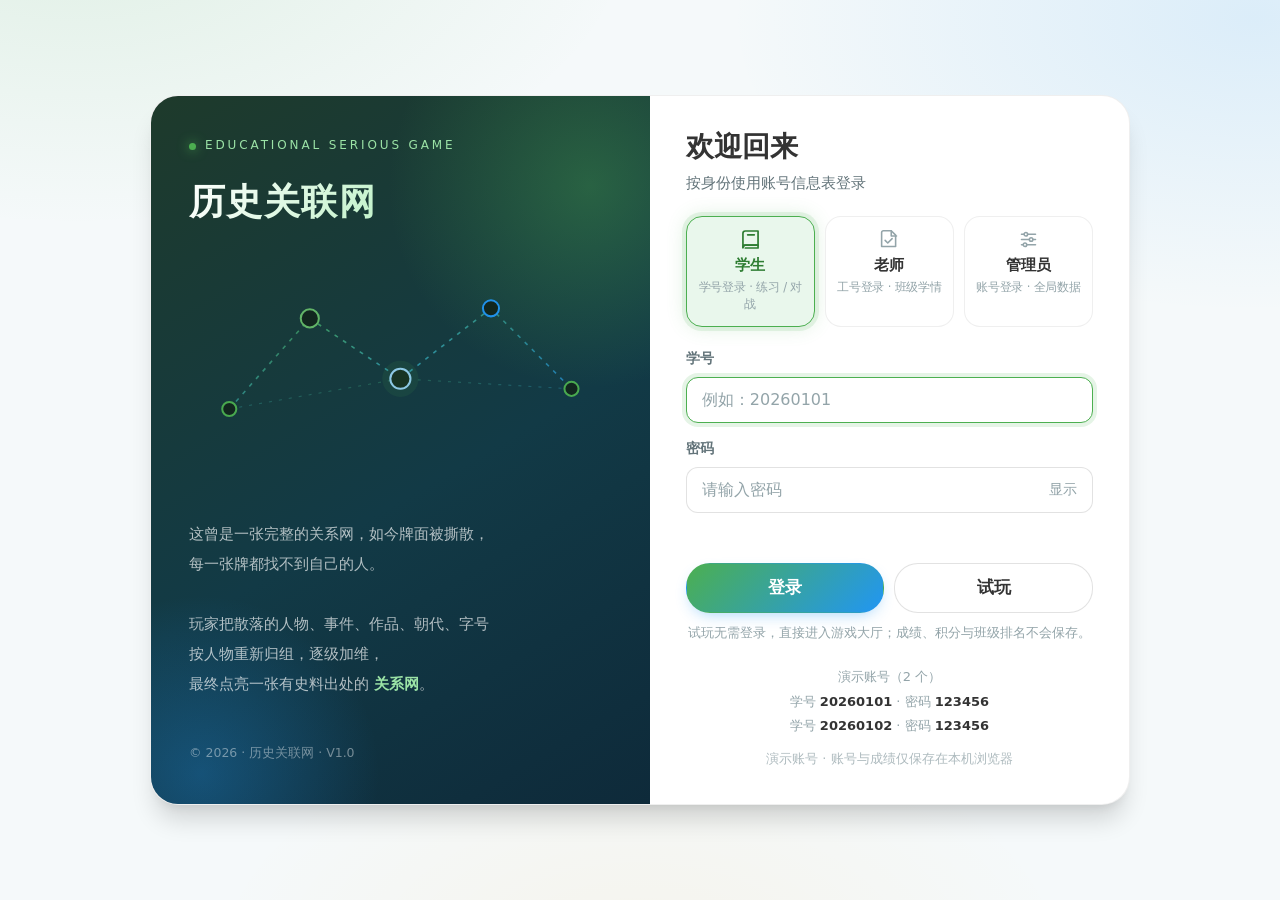
<file: score_analysis.html>
<!DOCTYPE html>
<html lang="zh-CN">
<head>
<meta charset="UTF-8">
  <link rel="icon" href="data:image/svg+xml,%3Csvg xmlns='http://www.w3.org/2000/svg' viewBox='0 0 32 32'%3E%3Crect width='32' height='32' rx='7' fill='%230e1a2b'/%3E%3Ccircle cx='9' cy='9.5' r='3' fill='%23d8b25a'/%3E%3Ccircle cx='22.5' cy='9' r='2.6' fill='%23d8b25a'/%3E%3Ccircle cx='16' cy='21.5' r='3.2' fill='%23d8b25a'/%3E%3C/svg%3E">
<meta name="viewport" content="width=device-width,initial-scale=1,maximum-scale=1,user-scalable=no">
<title>历史关联网 · 成绩分析</title>
<link rel="stylesheet" href="shared.css?v=20261111">
</head>
<body>
<div id="topnav-root"></div>

<div class="page">
  <div class="page-head">
    <div>
      <h1 class="page-title">成绩分析</h1>
      <div class="page-sub">按班级与朝代汇总练习成绩，查看对局趋势、正确率与学习分布。</div>
    </div>
  </div>

  <!-- 分析维度条常驻：不随下方内容重绘，切换维度后始终可见 -->
  <div class="card reveal" id="saDimBar" style="margin-bottom:20px">
    <div class="toolbar">
      <span style="font-size:12.5px;color:var(--ink-3);font-weight:700;margin-right:2px">分析维度</span>
      <div class="dim-tabs">
        <button class="dim-tab on" data-dim="cls">班级</button>
        <button class="dim-tab" data-dim="era">朝代</button>
      </div>
      <select class="tb-select" id="saCls"></select>
      <select class="tb-select" id="saRange">
        <option value="30">最近 1 个月</option>
        <option value="90">最近 3 个月</option>
        <option value="0">全部时间</option>
      </select>
      <div class="grow"></div>
      <button class="btn ghost" onclick="exportCSV()">导出汇总</button>
    </div>
  </div>

  <div id="saRoot"></div>
</div>

<script src="accounts.js?v=20261111"></script>
<script src="shared.js?v=20261111"></script>
<script src="vendor/xlsx.full.min.js"></script>
<script src="data/kb-data.js?v=20261111"></script>
<script src="data/db.js?v=20261111"></script>
<script>
(function(){
  var d = requireAccount();
  if(!d) return;
  var u = d.user || {};
  if(u.role === "s"){ location.replace("home_student.html"); return; }
  document.getElementById("topnav-root").outerHTML = renderTopnav("chart");
})();

var LS_GAMES_KEY = "history_net_games_v1";
var state = { cls: "all", dim: "cls", range: "90" };

function esc(s){
  return String(s == null ? "" : s).replace(/[&<>"']/g, function(c){
    return { "&":"&amp;", "<":"&lt;", ">":"&gt;", '"':"&quot;", "'":"&#39;" }[c];
  });
}
function p2(n){ return String(n).padStart(2, "0"); }
function ds(d){ return d.getFullYear() + "-" + p2(d.getMonth()+1) + "-" + p2(d.getDate()); }
function todayStr(){ return ds(new Date()); }
function dateOffset(n){ var d = new Date(); d.setDate(d.getDate() - n); return ds(d); }
function inRange(date){
  if(state.range === "0") return true;
  if(!date) return false;
  return date >= dateOffset(+state.range - 1);
}
function loadGames(){
  try{ return JSON.parse(localStorage.getItem(LS_GAMES_KEY)) || []; }catch(e){ return []; }
}
function allStudentGames(){
  return loadGames().filter(function(g){ return g && g.role === "s" && typeof g.who === "string" && g.who.indexOf("s|") === 0; })
    .map(function(g){
      var iso = (typeof dateISO === "function") ? dateISO(g.date) : "";
      return Object.assign({}, g, { date: iso || "" });
    });
}

/* ---- 范围学生（与「学生管理」同口径） ---- */
function scopeRows(){
  var classes = loadClasses();
  var scores = loadScores();
  var nos = [];
  if(state.cls === "all"){
    var seen = {};
    classes.forEach(function(c){ c.members.forEach(function(no){ if(!seen[no]){ seen[no]=1; nos.push(no); } }); });
  } else {
    var cls = classes.filter(function(c){ return String(c.id) === state.cls; })[0];
    if(cls) nos = cls.members.slice();
  }
  return nos.map(function(no){
    var acc = findStudent(no) || { name:"?", cls:"" };
    var s = scores[no] || {};
    return {
      no: no, name: acc.name,
      cls: classes.filter(function(c){ return c.members.indexOf(no) >= 0; }).map(function(c){ return c.name; }).join("、") || acc.cls || "—",
      best: s.bestLevel || 1, score: s.score || 0, done: s.doneCount || 0, last: s.lastDate || "—"
    };
  });
}
function isPracticed(r){ return r.score > 0 || r.done > 0 || r.last !== "—"; }
function scopedGames(rows){
  var set = new Set(rows.map(function(r){ return r.no; }));
  return allStudentGames().filter(function(g){ return set.has(g.who.slice(2)) && inRange(g.date); });
}
/* 上一周期（等长的前一区间）用于趋势对比 */
function prevGames(rows){
  var total = state.range === "0" ? 90 : +state.range;
  var from = dateOffset(total * 2 - 1), to = dateOffset(total);
  var set = new Set(rows.map(function(r){ return r.no; }));
  return allStudentGames().filter(function(g){
    return set.has(g.who.slice(2)) && g.date && g.date >= from && g.date <= to;
  });
}
function eraKey(g){ return (g.era && g.era !== "all") ? g.era : "未标注"; }
function gameAvgScore(games){
  if(!games.length) return 0;
  return Math.round(games.reduce(function(s,g){ return s + (g.score || 0); }, 0) / games.length);
}
function gameAccuracy(games){
  var ok = 0, total = 0;
  games.forEach(function(g){ ok += g.ok || 0; total += g.total || 0; });
  return total ? Math.round(ok / total * 100) : null;
}
var ERA_SHORT = { "三国两晋南北朝":"三国两晋" };
function shortEra(e){ return ERA_SHORT[e] || e; }
function eraOrderList(){
  var src = (window.HNDB && Array.isArray(HNDB.eraOrder)) ? HNDB.eraOrder : (typeof ERA_ORDER !== "undefined" ? ERA_ORDER : []);
  return src.slice();
}
function emptyBox(title, need){
  return '<div class="roster-empty"><b>' + title + '</b>' + need + '</div>';
}

/* ================= 页面骨架 ================= */
var firstRender = true;

/* 维度条是常驻节点（#saDimBar）：这里只同步选中态与下拉值，不重建 DOM */
function renderDimBar(classes){
  document.querySelectorAll("#saDimBar .dim-tab").forEach(function(b){
    b.classList.toggle("on", b.dataset.dim === state.dim);
    if(!b._bound){
      b._bound = true;
      b.addEventListener("click", function(){
        if(state.dim === b.dataset.dim) return;
        state.dim = b.dataset.dim;
        renderAll();
      });
    }
  });

  if(state.cls !== "all" && !classes.some(function(c){ return String(c.id) === state.cls; })) state.cls = "all";
  var sel = document.getElementById("saCls");
  if(!sel._bound){
    sel._bound = true;
    sel.addEventListener("change", function(){ state.cls = this.value; renderAll(); });
  }
  sel.innerHTML = '<option value="all">所有班级</option>' + classes.map(function(c){
    return '<option value="' + c.id + '">' + esc(c.name) + '</option>';
  }).join("");
  sel.value = state.cls;

  var rsel = document.getElementById("saRange");
  if(!rsel._bound){
    rsel._bound = true;
    rsel.addEventListener("change", function(){ state.range = this.value; renderAll(); });
  }
  rsel.value = state.range;
}

function renderAll(){
  var classes = loadClasses();
  var root = document.getElementById("saRoot");
  var bar = document.getElementById("saDimBar");

  if(!classes.length){
    bar.style.display = "none";
    root.innerHTML =
      '<div class="card reveal"><div class="roster-empty"><b>还没有班级</b>' +
      '成绩分析依赖班级学生与练习记录。请先到「创建班级」建一个班，并把学生加入名单。<br>' +
      '<a class="btn primary" style="margin-top:16px" href="class_create.html">去创建班级</a></div></div>';
    if(typeof revealIn === "function") revealIn(root);
    return;
  }
  bar.style.display = "";
  renderDimBar(classes);

  root.innerHTML =
    '<div class="sa-stats" id="saStats"></div>' +
    '<div class="sa-grid2">' +
      '<div class="card reveal" style="--i:1"><div class="section-title">成绩趋势</div><div id="saTrend"></div></div>' +
      '<div class="card reveal" style="--i:2"><div class="section-title" id="saCmpTitle">朝代对比</div><div id="saRadar"></div></div>' +
    '</div>' +
    '<div class="card reveal" style="--i:3;margin-bottom:20px">' +
      '<div class="section-title" id="saTableTitle">朝代明细</div><div id="saTable"></div>' +
    '</div>' +
    '<div class="sa-grid2">' +
      '<div class="card reveal" style="--i:4"><div class="section-title">关卡正确率</div><div id="saLevelAcc"></div></div>' +
      '<div class="card reveal" style="--i:5"><div class="section-title">积分分布</div><div id="saDist"></div></div>' +
    '</div>' +
    '<div class="sa-grid2">' +
      '<div class="card reveal" style="--i:6"><div class="section-title">需关注学生</div><div id="saWatch"></div></div>' +
      '<div class="card reveal" style="--i:7"><div class="section-title">积分排行榜 · Top 10</div><div id="saTop"></div></div>' +
    '</div>';

  renderStats();
  renderTrend();
  renderRadar();
  renderTable();
  renderLevelAcc();
  renderDist();
  renderWatch();
  renderTop();

  // 首次渲染走入场上浮；切换维度等重绘时直接显示，避免闪烁/整页"像刷新"
  if(firstRender){
    firstRender = false;
    if(typeof revealIn === "function") revealIn(root);
  } else {
    root.querySelectorAll(".reveal").forEach(function(el){ el.classList.add("in"); });
  }
}

/* ---- 概览指标卡 ---- */
function renderStats(){
  var rows = scopeRows();
  var games = scopedGames(rows);
  var n = rows.length;
  var practiced = rows.filter(isPracticed).length;
  var avgScore = n ? Math.round(rows.reduce(function(s,r){ return s + r.score; }, 0) / n) : 0;
  var acc = gameAccuracy(games);
  document.getElementById("saStats").innerHTML =
    '<div class="sa-stat"><div class="v">' + n + '<em> 人</em></div><div class="l">学生总数</div></div>' +
    '<div class="sa-stat"><div class="v">' + practiced + '<em> / ' + n + ' 人</em></div><div class="l">已开始练习</div></div>' +
    '<div class="sa-stat"><div class="v">' + avgScore + '<em> 分</em></div><div class="l">平均累计积分</div></div>' +
    '<div class="sa-stat"><div class="v">' + games.length + '<em> 局</em></div><div class="l">对局总数（当前时间范围）</div></div>' +
    '<div class="sa-stat"><div class="v">' + (acc == null ? "—" : acc + '<em> %</em>') + '</div><div class="l">平均答题正确率</div></div>';
}

/* ---- 成绩趋势（按时间分 8 段，两条折线） ---- */
function trendBuckets(games){
  var total;
  if(state.range === "0"){
    var dates = games.map(function(g){ return g.date; }).filter(Boolean).sort();
    if(dates.length){
      var a = new Date(dates[0] + "T00:00:00");
      total = Math.max(1, Math.round((new Date() - a) / 86400000));
    } else total = 1;
  } else {
    total = +state.range;
  }
  var N = 8, step = Math.max(1, Math.ceil(total / N)), out = [];
  for(var i = N - 1; i >= 0; i--){
    out.push({
      from: dateOffset((i + 1) * step - 1),
      to: dateOffset(i * step),
      label: dateOffset(i * step).slice(5).replace("-", "/")
    });
  }
  return out;
}
function bucketAvg(games, b){
  var arr = games.filter(function(g){ return g.date && g.date >= b.from && g.date <= b.to; });
  return { avg: gameAvgScore(arr), n: arr.length };
}
function renderTrend(){
  var rows = scopeRows();
  var mine = scopedGames(rows);
  var all = prevGames(rows);
  var el = document.getElementById("saTrend");
  if(!mine.length){
    el.innerHTML = emptyBox("暂无练习记录", "该时间范围内还没有学生完成练习。需要学生账号完成至少一局「单机练习」或「同题对战」，记录会写入对局存档。");
    return;
  }
  var buckets = trendBuckets(mine);
  var a = buckets.map(function(b){ return bucketAvg(mine, b); });
  var c = state.range === "0" ? null : buckets.map(function(b){ return bucketAvg(all, b); });
  if(c && !c.some(function(p){ return p.n > 0; })) c = null;
  var maxV = Math.max.apply(null, a.concat(c || []).map(function(x){ return x.avg; }).concat([10]));
  var max = Math.ceil(maxV / 10) * 10;

  var W = 640, H = 250, pl = 44, pr = 16, pt = 16, pb = 32;
  var n = buckets.length;
  var x = function(i){ return pl + i * (W - pl - pr) / (n - 1); };
  var y = function(v){ return H - pb - (v / max) * (H - pt - pb); };
  var segs = function(arr, cls){
    var out = [], cur = [];
    arr.forEach(function(p, i){
      if(p.n > 0){ cur.push(x(i).toFixed(1) + "," + y(p.avg).toFixed(1)); }
      else if(cur.length){ out.push(cur); cur = []; }
    });
    if(cur.length) out.push(cur);
    return out.map(function(s){
      return '<polyline class="' + cls + '" points="' + s.join(" ") + '"></polyline>';
    }).join("");
  };
  var dots = function(arr, cls){
    return arr.map(function(p, i){
      return p.n ? '<circle class="' + cls + '" cx="' + x(i).toFixed(1) + '" cy="' + y(p.avg).toFixed(1) + '" r="3"></circle>' : "";
    }).join("");
  };
  var grid = "";
  for(var k = 0; k <= 4; k++){
    var v = max * k / 4, yy = y(v);
    grid += '<line class="grid" x1="' + pl + '" y1="' + yy.toFixed(1) + '" x2="' + (W - pr) + '" y2="' + yy.toFixed(1) + '"></line>' +
      '<text class="axis-t" x="' + (pl - 8) + '" y="' + (yy + 3.5).toFixed(1) + '" text-anchor="end">' + Math.round(v) + '</text>';
  }
  el.innerHTML =
    '<svg class="sa-line" viewBox="0 0 ' + W + ' ' + H + '" style="max-height:250px">' +
      grid + (c ? segs(c, "b") : "") + segs(a, "a") + (c ? dots(c, "db") : "") + dots(a, "da") +
      buckets.map(function(b, i){
        return '<text class="axis-t" x="' + x(i).toFixed(1) + '" y="' + (H - 10) + '" text-anchor="middle">' + b.label + '</text>';
      }).join("") +
    '</svg>' +
    '<div class="sa-legend"><span><i class="sw" style="background:#2196F3"></i>' +
      (state.cls === "all" ? "全部班级平均每局得分" : "当前班级平均每局得分") + '</span>' +
      (c ? '<span><i class="sw" style="background:#9FB4C6"></i>上一周期平均每局得分</span>' : "") + '</div>' +
    (allStudentGames().length >= 50 ? '<div class="sa-legend" style="margin-top:4px">练习记录仅保留最近 50 条，趋势为近似值</div>' : "");
}

/* ---- 分布对比（雷达图） ---- */
function radarGroups(){
  var rows = scopeRows();
  var games = scopedGames(rows);
  if(state.dim === "era"){
    var map = {};
    games.forEach(function(g){
      var k = eraKey(g);
      (map[k] = map[k] || []).push(g);
    });
    var order = eraOrderList();
    var list = Object.keys(map).sort(function(a, b){
      var ia = order.indexOf(a), ib = order.indexOf(b);
      if(ia < 0) ia = 999;
      if(ib < 0) ib = 999;
      return ia - ib;
    }).map(function(k){
      return { name: k, value: gameAvgScore(map[k]), n: map[k].length };
    });
    return { unit: "平均每局得分", list: list };
  }
  var classes = loadClasses().filter(function(c){ return state.cls === "all" || String(c.id) === state.cls; });
  var scores = loadScores();
  var list = classes.map(function(c){
    var arr = c.members.map(function(no){ return (scores[no] || {}).score || 0; });
    return {
      name: c.name,
      value: arr.length ? Math.round(arr.reduce(function(s,v){ return s + v; }, 0) / arr.length) : 0,
      n: c.members.length
    };
  }).filter(function(x){ return x.n > 0; });
  return { unit: "平均累计积分", list: list };
}
function renderRadar(){
  var g = radarGroups();
  document.getElementById("saCmpTitle").textContent = state.dim === "era" ? "朝代对比" : "班级对比";
  var el = document.getElementById("saRadar");
  var list = g.list;
  if(list.length < 3){
    el.innerHTML = emptyBox("数据不足", "至少需要 3 个" + (state.dim === "era" ? "朝代" : "班级") +
      "有练习记录才能绘制对比雷达图。当前只有 " + list.length + " 个可统计维度。");
    return;
  }
  list = list.sort(function(a, b){ return b.value - a.value; }).slice(0, 8);
  var W = 430, H = 340, cx = 215, cy = 178, R = 110;
  var max = Math.max.apply(null, list.map(function(d){ return d.value; }).concat([1]));
  var n = list.length;
  var ang = function(i){ return -Math.PI / 2 + i * 2 * Math.PI / n; };
  var pt = function(i, r){ return [cx + Math.cos(ang(i)) * r, cy + Math.sin(ang(i)) * r]; };
  var rings = "";
  for(var k = 1; k <= 4; k++){
    var r = R * k / 4;
    rings += '<polygon class="ring" points="' +
      list.map(function(_, i){ var p = pt(i, r); return p[0].toFixed(1) + "," + p[1].toFixed(1); }).join(" ") + '"></polygon>';
  }
  var axes = list.map(function(d, i){
    var p = pt(i, R);
    return '<line class="axis" x1="' + cx + '" y1="' + cy + '" x2="' + p[0].toFixed(1) + '" y2="' + p[1].toFixed(1) + '"></line>';
  }).join("");
  var shape = '<polygon class="shape" points="' + list.map(function(d, i){
    var p = pt(i, R * (d.value / max));
    return p[0].toFixed(1) + "," + p[1].toFixed(1);
  }).join(" ") + '"></polygon>';
  var labels = list.map(function(d, i){
    var p = pt(i, R + 20);
    var anchor = Math.abs(p[0] - cx) < 6 ? "middle" : (p[0] > cx ? "start" : "end");
    return '<text x="' + p[0].toFixed(1) + '" y="' + p[1].toFixed(1) + '" text-anchor="' + anchor + '">' +
      '<title>' + esc(d.name) + '：' + d.value + '</title>' + esc(shortEra(d.name)) + " " + d.value + '</text>';
  }).join("");
  el.innerHTML = '<svg class="sa-radar" viewBox="0 0 ' + W + ' ' + H + '">' +
    rings + axes + shape + labels + '</svg>' +
    '<div class="sa-legend" style="justify-content:center"><span><i class="sw" style="background:#2196F3"></i>' + g.unit + '（相对最大值）</span></div>';
}

/* ---- 明细表 ---- */
function renderTable(){
  var el = document.getElementById("saTable");
  document.getElementById("saTableTitle").textContent = state.dim === "era" ? "朝代明细" : "班级明细";
  if(state.dim === "era"){
    var rows = scopeRows();
    var games = scopedGames(rows);
    if(!games.length){
      el.innerHTML = emptyBox("暂无记录", "当前时间范围内没有对局记录。朝代维度需要学生完成练习（记录含朝代、得分与答题数）后才能统计。");
      return;
    }
    var map = {};
    games.forEach(function(g){
      var k = eraKey(g);
      var m = map[k] = map[k] || { games: 0, score: 0, ok: 0, total: 0, people: new Set() };
      m.games++; m.score += g.score || 0; m.ok += g.ok || 0; m.total += g.total || 0;
      m.people.add(g.who.slice(2));
    });
    var order = eraOrderList();
    var keys = Object.keys(map).sort(function(a, b){
      var ia = order.indexOf(a), ib = order.indexOf(b);
      if(ia < 0) ia = 999; if(ib < 0) ib = 999;
      return ia - ib;
    });
    var overall = gameAvgScore(games);
    el.innerHTML = '<div class="tbl-wrap"><table class="tbl pro" style="min-width:680px">' +
      '<thead><tr><th>朝代</th><th class="num">参与人数</th><th class="num">对局数</th><th class="num">平均每局得分</th><th class="num">正确率</th><th>相对整体</th></tr></thead><tbody>' +
      keys.map(function(k){
        var m = map[k];
        var avg = Math.round(m.score / m.games);
        var acc = m.total ? Math.round(m.ok / m.total * 100) + "%" : "—";
        var d = avg - overall;
        var trend = d >= 5 ? '<span class="trend up">↑ 高于均值</span>' : (d <= -5 ? '<span class="trend down">↓ 低于均值</span>' : '<span class="trend flat">→ 持平</span>');
        return '<tr><td><b>' + esc(k) + '</b></td><td class="num">' + m.people.size + '</td><td class="num">' + m.games + '</td>' +
          '<td class="num sc">' + avg + '</td><td class="num">' + acc + '</td><td>' + trend + '</td></tr>';
      }).join("") + '</tbody></table></div>';
    return;
  }

  var classes = loadClasses().filter(function(c){ return state.cls === "all" || String(c.id) === state.cls; });
  var scores = loadScores();
  var gamesAll = scopedGames(scopeRows());
  if(!classes.length){
    el.innerHTML = emptyBox("暂无班级", "当前没有可统计的班级。");
    return;
  }
  var overallAvg = (function(){
    var all = scopeRows();
    return all.length ? Math.round(all.reduce(function(s,r){ return s + r.score; }, 0) / all.length) : 0;
  })();
  el.innerHTML = '<div class="tbl-wrap"><table class="tbl pro" style="min-width:680px">' +
    '<thead><tr><th>班级</th><th class="num">人数</th><th class="num">对局数</th><th class="num">平均累计积分</th><th class="num">平均掌握率</th><th>相对整体</th></tr></thead><tbody>' +
    classes.map(function(c){
      var arr = c.members.map(function(no){ return scores[no] || {}; });
      var n = arr.length;
      var avg = n ? Math.round(arr.reduce(function(s,x){ return s + (x.score || 0); }, 0) / n) : 0;
      var rate = (n && DB.length) ? Math.round(arr.reduce(function(s,x){ return s + (x.doneCount || 0) / DB.length; }, 0) / n * 100) + "%" : "—";
      var gcount = gamesAll.filter(function(g){ return c.members.indexOf(g.who.slice(2)) >= 0; }).length;
      var d = avg - overallAvg;
      var trend = d >= 5 ? '<span class="trend up">↑ 高于均值</span>' : (d <= -5 ? '<span class="trend down">↓ 低于均值</span>' : '<span class="trend flat">→ 持平</span>');
      return '<tr><td><b>' + esc(c.name) + '</b></td><td class="num">' + n + '</td><td class="num">' + gcount + '</td>' +
        '<td class="num sc">' + avg + '</td><td class="num">' + rate + '</td><td>' + trend + '</td></tr>';
    }).join("") + '</tbody></table></div>';
}

/* ---- 关卡正确率 ---- */
function renderLevelAcc(){
  var rows = scopeRows();
  var games = scopedGames(rows);
  var el = document.getElementById("saLevelAcc");
  var byLv = {};
  games.forEach(function(g){
    var lv = g.level || 1;
    byLv[lv] = byLv[lv] || { ok: 0, total: 0 };
    byLv[lv].ok += g.ok || 0;
    byLv[lv].total += g.total || 0;
  });
  var lvs = Object.keys(byLv).filter(function(k){ return byLv[k].total > 0; }).sort(function(a,b){ return a - b; });
  if(!lvs.length){
    el.innerHTML = emptyBox("暂无练习记录", "学生完成练习后，这里会显示 L1–L5 各关卡的正确率。");
    return;
  }
  el.innerHTML = lvs.map(function(k){
    var d = byLv[k];
    var acc = Math.round(d.ok / d.total * 100);
    return '<div class="sa-bar-row">' +
      '<div class="nm">L' + k + '</div>' +
      '<div class="tr"><div class="fl" style="width:' + acc + '%"></div></div>' +
      '<div class="vl">' + acc + '%（' + d.ok + '/' + d.total + '）</div>' +
    '</div>';
  }).join("") + '<div class="sa-legend" style="margin-top:8px"><span><span class="dot"></span>答对数 / 作答总数</span></div>';
}

/* ---- 积分分布 ---- */
function renderDist(){
  var rows = scopeRows();
  var el = document.getElementById("saDist");
  if(!rows.length){
    el.innerHTML = emptyBox("暂无学生", "当前范围内没有学生。");
    return;
  }
  var buckets = [
    { name: "0 分（未练习）", test: function(s){ return s === 0; } },
    { name: "1 – 199 分", test: function(s){ return s >= 1 && s < 200; } },
    { name: "200 – 399 分", test: function(s){ return s >= 200 && s < 400; } },
    { name: "400 分以上", test: function(s){ return s >= 400; } }
  ];
  var counts = buckets.map(function(b){ return rows.filter(function(r){ return b.test(r.score); }).length; });
  var maxC = Math.max.apply(null, counts.concat([1]));
  el.innerHTML = buckets.map(function(b, i){
    return '<div class="sa-bar-row">' +
      '<div class="nm">' + b.name + '</div>' +
      '<div class="tr"><div class="fl" style="width:' + Math.round(counts[i] / maxC * 100) + '%"></div></div>' +
      '<div class="vl">' + counts[i] + ' 人</div>' +
    '</div>';
  }).join("");
}

/* ---- 需关注学生 ---- */
function renderWatch(){
  var rows = scopeRows();
  var el = document.getElementById("saWatch");
  var idle = rows.filter(function(r){ return !isPracticed(r); });
  if(!rows.length){
    el.innerHTML = emptyBox("暂无学生", "当前范围内没有学生。");
    return;
  }
  if(!idle.length){
    el.innerHTML = emptyBox("全员均已开始练习", "当前范围内没有未练习的学生。");
    return;
  }
  el.innerHTML =
    '<div style="font-size:13px;color:var(--ink-3);margin-bottom:10px">以下 ' + idle.length + ' 名学生还没有任何练习记录：</div>' +
    '<div style="display:flex;flex-wrap:wrap;gap:8px">' +
    idle.map(function(r){
      return '<span class="chip">' + esc(r.name) + '<strong style="margin-left:6px">' + esc(r.no) + '</strong></span>';
    }).join("") + '</div>';
}

/* ---- 排行榜 ---- */
function renderTop(){
  var rows = scopeRows().sort(function(a,b){ return b.score - a.score || b.done - a.done; }).slice(0, 10);
  var el = document.getElementById("saTop");
  if(!rows.length){
    el.innerHTML = emptyBox("暂无学生", "当前范围内没有学生。");
    return;
  }
  el.innerHTML =
    '<div class="tbl-wrap"><table class="tbl pro" style="min-width:520px">' +
    '<thead><tr><th>排名</th><th>姓名</th><th class="num">积分</th><th class="num">掌握人物</th><th>最近学习</th></tr></thead><tbody>' +
    rows.map(function(r, i){
      return '<tr><td class="rank">' + (i + 1) + '</td>' +
        '<td><b>' + esc(r.name) + '</b> <span style="color:var(--ink-3);font-size:12.5px">' + esc(r.no) + '</span></td>' +
        '<td class="num sc">' + r.score + '</td>' +
        '<td class="num">' + r.done + '/' + (DB.length || "—") + '</td>' +
        '<td>' + esc(r.last) + '</td></tr>';
    }).join("") + '</tbody></table></div>';
}

/* ---- 导出当前维度的明细 ---- */
function exportCSV(){
  var classes = loadClasses();
  if(!classes.length){ alert("还没有班级，暂无数据可导出。"); return; }
  var lines = [];
  if(state.dim === "era"){
    var games = scopedGames(scopeRows());
    if(!games.length){ alert("当前时间范围内没有可导出的对局记录。"); return; }
    var map = {};
    games.forEach(function(g){
      var k = eraKey(g);
      var m = map[k] = map[k] || { games: 0, score: 0, ok: 0, total: 0, people: new Set() };
      m.games++; m.score += g.score || 0; m.ok += g.ok || 0; m.total += g.total || 0;
      m.people.add(g.who.slice(2));
    });
    lines.push(["朝代","参与人数","对局数","平均每局得分","正确率"].join(","));
    Object.keys(map).forEach(function(k){
      var m = map[k];
      lines.push([k, m.people.size, m.games, Math.round(m.score / m.games),
        (m.total ? Math.round(m.ok / m.total * 100) + "%" : "—")]
        .map(function(v){ return '"' + String(v).replace(/"/g, '""') + '"'; }).join(","));
    });
  } else {
    var scores = loadScores();
    lines.push(["班级","人数","对局数","平均累计积分","平均掌握率"].join(","));
    classes.forEach(function(c){
      var arr = c.members.map(function(no){ return scores[no] || {}; });
      var n = arr.length;
      var avg = n ? Math.round(arr.reduce(function(s,x){ return s + (x.score || 0); }, 0) / n) : 0;
      var rate = (n && DB.length) ? Math.round(arr.reduce(function(s,x){ return s + (x.doneCount || 0) / DB.length; }, 0) / n * 100) + "%" : "—";
      var gcount = allStudentGames().filter(function(g){ return c.members.indexOf(g.who.slice(2)) >= 0; }).length;
      lines.push([c.name, n, gcount, avg, rate].map(function(v){
        return '"' + String(v).replace(/"/g, '""') + '"';
      }).join(","));
    });
  }
  var blob = new Blob(["\uFEFF" + lines.join("\r\n")], { type: "text/csv;charset=utf-8" });
  var url = URL.createObjectURL(blob);
  var a = document.createElement("a");
  var d = new Date();
  a.href = url;
  a.download = "班级情况_" + (state.dim === "era" ? "朝代" : "班级") + "_" +
    d.getFullYear() + p2(d.getMonth()+1) + p2(d.getDate()) + ".csv";
  document.body.appendChild(a);
  a.click();
  a.remove();
  setTimeout(function(){ URL.revokeObjectURL(url); }, 1200);
}

window.addEventListener("hn-db-updated", function(){ renderAll(); });

renderAll();
</script>
</body>
</html>
</file>
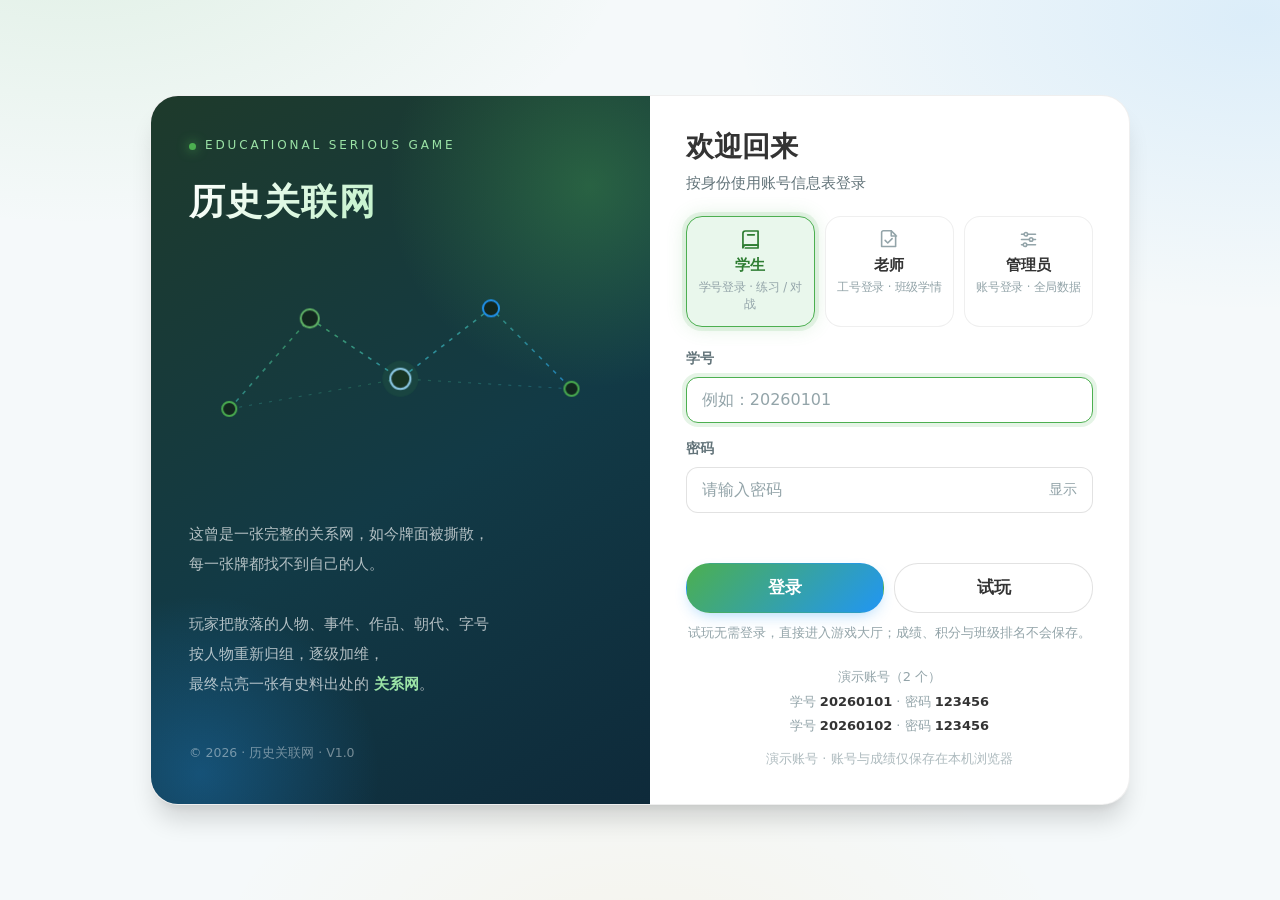
<file: student_admin.html>
<!DOCTYPE html>
<html lang="zh-CN">
<head>
<meta charset="UTF-8">
  <link rel="icon" href="data:image/svg+xml,%3Csvg xmlns='http://www.w3.org/2000/svg' viewBox='0 0 32 32'%3E%3Crect width='32' height='32' rx='7' fill='%230e1a2b'/%3E%3Ccircle cx='9' cy='9.5' r='3' fill='%23d8b25a'/%3E%3Ccircle cx='22.5' cy='9' r='2.6' fill='%23d8b25a'/%3E%3Ccircle cx='16' cy='21.5' r='3.2' fill='%23d8b25a'/%3E%3C/svg%3E">
<meta name="viewport" content="width=device-width,initial-scale=1,maximum-scale=1,user-scalable=no">
<title>历史关联网 · 学生管理</title>
<link rel="stylesheet" href="shared.css?v=20261111">
</head>
<body>
<div id="topnav-root"></div>

<div class="page">
  <div class="page-head">
    <a class="back-btn" href="home.html" title="返回首页">
      <svg viewBox="0 0 24 24" fill="none" stroke="currentColor" stroke-width="2" stroke-linecap="round" stroke-linejoin="round"><path d="M15 18l-6-6 6-6"/></svg>
    </a>
    <div>
      <h1 class="page-title">学生管理</h1>
      <div class="page-sub" id="pageSub">管理班级学生名单，查看练习积分与人物掌握进度。</div>
    </div>
  </div>

  <div class="card reveal" id="rosterCard">
    <div id="rosterToolbar">
      <div class="toolbar" style="margin-bottom:14px">
        <select class="tb-select" id="fClass" title="按班级筛选"></select>
        <select class="tb-select" id="fSort" title="排序方式">
          <option value="id">按学号排序</option>
          <option value="scoreDesc">积分从高到低</option>
          <option value="scoreAsc">积分从低到高</option>
          <option value="doneDesc">掌握人物从多到少</option>
        </select>
        <div class="grow">
          <input class="tb-input" id="fKw" type="search" placeholder="搜索学生姓名或学号…" autocomplete="off">
        </div>
        <span class="sel-hint" id="selHint"></span>
        <button class="btn danger" id="btnRemove" disabled onclick="removeSelected()" title="勾选学生后可移出班级">
          <svg viewBox="0 0 24 24" width="15" height="15" fill="none" stroke="currentColor" stroke-width="1.9" stroke-linecap="round" stroke-linejoin="round" style="margin-right:6px"><path d="M4 7h16"/><path d="M9.5 7V5.2c0-.7.6-1.2 1.2-1.2h2.6c.7 0 1.2.5 1.2 1.2V7"/><path d="M6.5 7l.9 12.1c.1 1 .9 1.9 2 1.9h5.2c1.1 0 1.9-.9 2-1.9L17.5 7"/></svg>
          移出班级
        </button>
        <button class="btn ghost" id="btnExport" onclick="exportCSV()">导出数据</button>
        <button class="btn primary" id="btnAdd" onclick="openAdd()">+ 添加学生</button>
      </div>
      <div class="bulk-msg" id="bulkMsg"></div>
    </div>
    <div id="rosterBody"></div>
    <div class="roster-foot" id="rosterFoot"></div>
  </div>
</div>

<!-- 添加学生弹窗（教师） -->
<div class="modal-mask" id="addMask">
  <div class="modal" style="width:min(560px,92vw)">
    <div class="modal-head">
      <h3 id="addTitle">添加学生</h3>
      <div class="spacer"></div>
      <button class="close" onclick="closeAdd()">取消</button>
    </div>
    <div style="padding:14px 22px;border-bottom:1px solid var(--line)">
      <select class="tb-select" id="addClass" style="width:100%" onchange="renderCandidates()"></select>
    </div>
    <div id="addBody" style="padding:14px 18px;max-height:46vh;overflow:auto"></div>
    <div style="padding:14px 22px;border-top:1px solid var(--line);display:flex;gap:10px;justify-content:flex-end">
      <button class="btn ghost" onclick="closeAdd()">取消</button>
      <button class="btn primary" onclick="confirmAdd()">确认添加</button>
    </div>
  </div>
</div>

<!-- 学生个人游戏结果详情（教师） -->
<div class="modal-mask" id="detailMask">
  <div class="modal" style="width:min(900px,94vw)">
    <div class="modal-head">
      <h3>个人游戏结果</h3>
      <div class="spacer"></div>
      <button class="close" onclick="closeDetail()">关闭</button>
    </div>
    <div id="detailBody" style="max-height:76vh;overflow:auto"></div>
  </div>
</div>

<!-- 学生账号信息 / 修改密码（管理员） -->
<div class="modal-mask" id="accMask">
  <div class="modal" style="width:min(720px,94vw)">
    <div class="modal-head">
      <h3>学生账号信息</h3>
      <div class="spacer"></div>
      <button class="close" onclick="closeAccount()">关闭</button>
    </div>
    <div id="accBody" style="max-height:76vh;overflow:auto"></div>
  </div>
</div>

<script src="accounts.js?v=20261111"></script>
<script src="shared.js?v=20261111"></script>
<script src="vendor/xlsx.full.min.js"></script>
<script src="data/kb-data.js?v=20261111"></script>
<script src="data/db.js?v=20261111"></script>
<script>
(function(){
  var d = requireAccount();
  if(!d) return;
  var u = d.user || {};
  if(u.role === "s"){ location.replace("home_student.html"); return; }
  window.ME = u;
  document.getElementById("topnav-root").outerHTML = renderTopnav("users");
})();

/* ===== 角色：教师看班级学情，管理员只看账号信息 ===== */
var IS_ADMIN = !!(window.ME && ME.role === "a");
var state = { cls:"all", sort:"id", kw:"", sel:{} };
var visibleNos = [];
var flashTimer = 0;

function esc(s){
  return String(s == null ? "" : s).replace(/[&<>"']/g, function(c){
    return { "&":"&amp;", "<":"&lt;", ">":"&gt;", '"':"&quot;", "'":"&#39;" }[c];
  });
}
function totalStudents(classes){
  var set = new Set();
  classes.forEach(function(c){ c.members.forEach(function(m){ set.add(m); }); });
  return set.size;
}
function classNamesOf(no, classes){
  return classes.filter(function(c){ return c.members.indexOf(no) >= 0; }).map(function(c){ return c.name; }).join("、");
}
function makeRow(no, classes, scores){
  var acc = findStudent(no) || { name:"?", cls:"" };
  var s = scores[no] || {};
  return {
    no: no,
    name: acc.name,
    cls: classNamesOf(no, classes) || acc.cls || "—",
    best: s.bestLevel || 1,
    score: s.score || 0,
    done: s.doneCount || 0,
    last: s.lastDate || "—"
  };
}
function collect(){
  var rows = [];
  if(IS_ADMIN){
    /* 管理员：数据源是 accounts.js 账号体系，不读班级/成绩 */
    rows = allAccounts("s").map(function(a){
      return { no:a.id, name:a.name, cls:a.cls || "—" };
    });
  } else {
    var classes = loadClasses();
    var scores = loadScores();
    if(state.cls === "all"){
      var seen = {};
      classes.forEach(function(c){
        c.members.forEach(function(no){
          if(seen[no]) return;
          seen[no] = 1;
          rows.push(makeRow(no, classes, scores));
        });
      });
    } else {
      var cls = classes.filter(function(c){ return String(c.id) === state.cls; })[0];
      if(cls) cls.members.forEach(function(no){ rows.push(makeRow(no, classes, scores)); });
    }
  }
  var kw = state.kw.trim().toLowerCase();
  if(kw){
    rows = rows.filter(function(r){
      return String(r.name).toLowerCase().indexOf(kw) >= 0 || String(r.no).toLowerCase().indexOf(kw) >= 0;
    });
  }
  if(state.sort === "id") rows.sort(function(a,b){ return String(a.no).localeCompare(String(b.no)); });
  else if(state.sort === "name") rows.sort(function(a,b){ return String(a.name).localeCompare(String(b.name), "zh"); });
  else if(state.sort === "scoreAsc") rows.sort(function(a,b){ return a.score - b.score; });
  else if(state.sort === "doneDesc") rows.sort(function(a,b){ return b.done - a.done || b.score - a.score; });
  else rows.sort(function(a,b){ return b.score - a.score; });
  return rows;
}

function currentClass(){
  var classes = loadClasses();
  return classes.filter(function(c){ return String(c.id) === state.cls; })[0] || null;
}
/* 批量移出的目标班级：优先用筛选的班级；「全部班级」下若所选学生同属一个班，也可直接移出 */
function targetClassFor(nos){
  var cls = currentClass();
  if(cls) return { cls: cls, ambiguous: false };
  var classes = loadClasses().filter(function(c){
    return nos.every(function(no){ return c.members.indexOf(no) >= 0; });
  });
  if(classes.length === 1) return { cls: classes[0], ambiguous: false };
  return { cls: null, ambiguous: classes.length > 1 };
}

function renderFilterOptions(){
  var classes = loadClasses();
  var sel = document.getElementById("fClass");
  var opts = '<option value="all">全部班级</option>' + classes.map(function(c){
    return '<option value="' + c.id + '">' + esc(c.name) + '</option>';
  }).join("");
  sel.innerHTML = opts;
  if(state.cls !== "all" && !classes.some(function(c){ return String(c.id) === state.cls; })) state.cls = "all";
  sel.value = state.cls;
}

function syncSelUI(){
  var box = document.getElementById("selAll");
  var btn = document.getElementById("btnRemove");
  var hint = document.getElementById("selHint");
  if(IS_ADMIN){ if(hint) hint.textContent = ""; return; }
  var count = Object.keys(state.sel).length;
  var n = visibleNos.length;
  if(box){
    box.checked = count > 0 && count === n;
    box.indeterminate = count > 0 && count < n;
    box.disabled = !n;
  }
  btn.disabled = count === 0;
  var target = count ? targetClassFor(Object.keys(state.sel)) : { cls:null, ambiguous:false };
  if(!count){
    btn.title = "勾选至少一名学生后才能移出班级";
    hint.innerHTML = "勾选学生后可批量移出";
  } else if(target.cls){
    btn.title = "把选中的 " + count + " 名学生移出「" + target.cls.name + "」";
    hint.innerHTML = "已选 <b>" + count + "</b> 名";
  } else {
    btn.title = "所选学生分布在多个班级，请先在上方选择具体班级";
    hint.innerHTML = "已选 <b>" + count + "</b> 名 · 跨班级";
  }
}

function renderTable(){
  var classes = loadClasses();
  var body = document.getElementById("rosterBody");
  var foot = document.getElementById("rosterFoot");
  var rows;

  if(!IS_ADMIN && !classes.length){
    body.innerHTML =
      '<div class="roster-empty"><b>还没有班级</b>' +
      '学生管理依赖班级名单。请先到「创建班级」建一个班，再把学生加入名单。<br>' +
      '<a class="btn primary" style="margin-top:16px" href="class_create.html">去创建班级</a></div>';
    foot.innerHTML = "";
    visibleNos = [];
    state.sel = {};
    syncSelUI();
    return;
  }

  rows = collect();
  visibleNos = rows.map(function(r){ return String(r.no); });
  /* 选中集合只保留当前可见的学生，避免误操作被筛掉的人 */
  Object.keys(state.sel).forEach(function(no){
    if(visibleNos.indexOf(no) < 0) delete state.sel[no];
  });

  if(!rows.length){
    var tip = IS_ADMIN
      ? '账号表（accounts.js）里没有匹配的学生账号。'
      : (state.cls === "all"
        ? '调整筛选条件或搜索关键词再试试。'
        : '这个班级还没有学生。点击右上角「添加学生」，把账号加入这个班。');
    body.innerHTML = '<div class="roster-empty"><b>没有匹配的学生</b>' + tip + '</div>';
  } else if(IS_ADMIN){
    body.innerHTML =
      '<div class="tbl-wrap"><table class="tbl pro" style="min-width:640px">' +
      '<thead><tr><th>学号 / 账号</th><th>姓名</th><th>班级</th><th style="width:110px">操作</th></tr></thead><tbody>' +
      rows.map(function(r){
        return '<tr data-no="' + esc(r.no) + '">' +
          '<td class="num">' + esc(r.no) + '</td>' +
          '<td><div class="stu"><div class="stu-av">' + esc(String(r.name).slice(0,1)) + '</div>' +
            '<div><div class="stu-name">' + esc(r.name) + '</div><div class="badge-on">学生账号</div></div></div></td>' +
          '<td>' + esc(r.cls) + '</td>' +
          '<td><div class="row-ops">' +
            '<button class="icon-btn view" title="查看账号信息 / 修改密码" onclick="openAccount(\'' + esc(r.no) + '\')">' +
            '<svg viewBox="0 0 24 24" fill="none" stroke="currentColor" stroke-width="1.8" stroke-linecap="round" stroke-linejoin="round">' +
            '<path d="M2.6 12S6.2 5.8 12 5.8 21.4 12 21.4 12 17.8 18.2 12 18.2 2.6 12 2.6 12z"/><circle cx="12" cy="12" r="2.7"/></svg>' +
            '</button></div></td>' +
        '</tr>';
      }).join("") + '</tbody></table></div>';
  } else {
    body.innerHTML =
      '<div class="tbl-wrap"><table class="tbl pro" style="min-width:960px">' +
      '<thead><tr><th class="chk-col"><input type="checkbox" id="selAll" title="全选当前列表" aria-label="全选当前列表"></th>' +
      '<th>学号</th><th>姓名</th><th>班级</th>' +
      '<th class="num">最高关卡</th><th class="num">累计积分</th><th class="num">掌握人物</th>' +
      '<th>最近学习</th><th style="width:96px">操作</th></tr></thead><tbody>' +
      rows.map(function(r){
        var no = String(r.no);
        var on = state.sel[no] ? " on" : "";
        return '<tr data-no="' + esc(no) + '"' + (on ? ' class="on"' : '') + '>' +
          '<td class="chk-col"><input type="checkbox" class="rowChk" value="' + esc(no) + '"' + (state.sel[no] ? " checked" : "") + ' aria-label="选择 ' + esc(r.name) + '"></td>' +
          '<td class="num">' + esc(no) + '</td>' +
          '<td><div class="stu"><div class="stu-av">' + esc(String(r.name).slice(0,1)) + '</div>' +
            '<div><div class="stu-name">' + esc(r.name) + '</div><div class="badge-on">在读</div></div></div></td>' +
          '<td>' + esc(r.cls) + '</td>' +
          '<td class="num">Lv ' + r.best + '</td>' +
          '<td class="num sc">' + r.score + '</td>' +
          '<td class="num">' + r.done + '/' + (DB.length || "—") + '</td>' +
          '<td>' + esc(r.last) + '</td>' +
          '<td><div class="row-ops">' +
            '<button class="icon-btn view" title="查看游戏结果" onclick="openDetail(\'' + esc(no) + '\')">' +
            '<svg viewBox="0 0 24 24" fill="none" stroke="currentColor" stroke-width="1.8" stroke-linecap="round" stroke-linejoin="round">' +
            '<path d="M2.6 12S6.2 5.8 12 5.8 21.4 12 21.4 12 17.8 18.2 12 18.2 2.6 12 2.6 12z"/><circle cx="12" cy="12" r="2.7"/></svg>' +
            '</button>' +
            '</div></td>' +
        '</tr>';
      }).join("") +
      '</tbody></table></div>';
  }

  if(IS_ADMIN){
    var totalAcc = allAccounts("s").length;
    foot.innerHTML =
      '<div>共 ' + totalAcc + ' 个学生账号 · 当前显示 ' + rows.length + ' 个</div>' +
      '<div>账号数据来自 accounts.js · 改密记录保存在本机浏览器</div>';
  } else {
    var cls = state.cls === "all" ? null : currentClass();
    foot.innerHTML =
      '<div>共 ' + totalStudents(classes) + ' 名学生 · 当前显示 ' + rows.length + ' 名</div>' +
      '<div>' + (cls
        ? '班级码 <code style="font-family:\'JetBrains Mono\',Menlo,Consolas,monospace;color:var(--accent-ink);background:var(--accent-soft);padding:1px 7px;border-radius:6px">' + esc(cls.code) + '</code>'
        : '按班级筛选可查看班级码') + '</div>';
  }
  syncSelUI();
}

function renderAll(){
  if(!IS_ADMIN) renderFilterOptions();
  renderTable();
}

/* ---- 事件 ---- */
document.getElementById("fClass").addEventListener("change", function(){
  state.cls = this.value;
  state.sel = {};
  renderTable();
});
document.getElementById("fSort").addEventListener("change", function(){ state.sort = this.value; renderTable(); });
document.getElementById("fKw").addEventListener("input", function(){ state.kw = this.value; renderTable(); });

document.getElementById("rosterBody").addEventListener("change", function(e){
  var t = e.target;
  if(t && t.id === "selAll"){
    state.sel = {};
    if(t.checked) visibleNos.forEach(function(no){ state.sel[no] = 1; });
    renderTable();
    return;
  }
  var cb = t && t.closest ? t.closest(".rowChk") : null;
  if(!cb) return;
  if(cb.checked) state.sel[cb.value] = 1;
  else delete state.sel[cb.value];
  var tr = cb.closest("tr");
  if(tr) tr.classList.toggle("on", cb.checked);
  syncSelUI();
});

document.getElementById("rosterBody").addEventListener("click", function(e){
  if(e.target.closest("input,button,a,label")) return;
  var tr = e.target.closest("tr[data-no]");
  if(!tr) return;
  openStudent(tr.getAttribute("data-no"));
});

function openStudent(no){
  if(IS_ADMIN) openAccount(no);
  else openDetail(no);
}

function flash(text){
  var el = document.getElementById("bulkMsg");
  el.textContent = text;
  el.classList.add("on");
  clearTimeout(flashTimer);
  flashTimer = setTimeout(function(){ el.classList.remove("on"); }, 4200);
}

/* ---- 批量移出班级（教师） ---- */
function removeSelected(){
  if(IS_ADMIN) return;
  var nos = Object.keys(state.sel);
  if(!nos.length){ flash("请先勾选至少一名学生。"); return; }
  var pick = targetClassFor(nos);
  if(!pick.cls){
    flash(pick.ambiguous
      ? "所选学生分布在多个班级，请先在左上角选择要移出的具体班级。"
      : "这些学生当前不在任何班级名单中。");
    return;
  }
  var cls = pick.cls;

  var names = nos.map(function(no){ return (findStudent(no) || {}).name || no; });
  var ok = confirm(
    "确定把选中的 " + nos.length + " 名学生移出「" + cls.name + "」吗？\n\n" +
    names.join("、") + "\n\n" +
    "说明：只移除班级名单关系，学生账号与历史成绩都会保留。"
  );
  if(!ok) return;

  var classes = loadClasses();
  var target = classes.filter(function(c){ return String(c.id) === String(cls.id); })[0];
  if(!target) return;
  target.members = target.members.filter(function(m){ return nos.indexOf(m) < 0; });
  saveClasses(classes);
  state.sel = {};
  renderAll();
  flash("✓ 已将 " + nos.length + " 名学生移出「" + cls.name + "」，账号与成绩已保留。");
}

/* ---- 导出 CSV（当前筛选结果） ---- */
function exportCSV(){
  var rows = collect();
  if(!rows.length){ alert("当前没有可导出的学生记录。"); return; }
  var head, lines;
  if(IS_ADMIN){
    head = ["学号","姓名","班级","密码"];
    lines = [head.join(",")].concat(rows.map(function(r){
      var acc = findStudent(r.no) || {};
      return [r.no, r.name, r.cls, effectivePw("s", r.no, acc.pw || "")]
        .map(function(v){ return '"' + String(v).replace(/"/g,'""') + '"'; }).join(",");
    }));
  } else {
    head = ["学号","姓名","班级","最高关卡","累计积分","掌握人物","最近学习"];
    lines = [head.join(",")].concat(rows.map(function(r){
      return [r.no, r.name, r.cls, "Lv " + r.best, r.score, r.done + "/" + (DB.length || 0), r.last]
        .map(function(v){ return '"' + String(v).replace(/"/g,'""') + '"'; }).join(",");
    }));
  }
  var blob = new Blob(["\uFEFF" + lines.join("\r\n")], { type:"text/csv;charset=utf-8" });
  var url = URL.createObjectURL(blob);
  var a = document.createElement("a");
  var d = new Date();
  var stamp = d.getFullYear() + String(d.getMonth()+1).padStart(2,"0") + String(d.getDate()).padStart(2,"0");
  a.href = url;
  a.download = (IS_ADMIN ? "学生账号_" : "学生管理_") + stamp + ".csv";
  document.body.appendChild(a);
  a.click();
  a.remove();
  setTimeout(function(){ URL.revokeObjectURL(url); }, 1200);
}

/* ---- 添加学生（教师） ---- */
function openAdd(){
  var classes = loadClasses();
  if(!classes.length){
    alert("还没有班级，请先到「创建班级」建班，再添加学生。");
    return;
  }
  var sel = document.getElementById("addClass");
  sel.innerHTML = classes.map(function(c){
    return '<option value="' + c.id + '">' + esc(c.name) + '（' + c.members.length + ' 人）</option>';
  }).join("");
  if(state.cls !== "all" && classes.some(function(c){ return String(c.id) === state.cls; })) sel.value = state.cls;
  renderCandidates();
  document.getElementById("addMask").classList.add("on");
}
function closeAdd(){ document.getElementById("addMask").classList.remove("on"); }

function renderCandidates(){
  var cid = document.getElementById("addClass").value;
  var classes = loadClasses();
  var cls = classes.filter(function(c){ return String(c.id) === cid; })[0];
  var inCls = new Set(cls ? cls.members : []);
  var cand = allAccounts("s").filter(function(a){ return !inCls.has(a.id); });
  document.getElementById("addTitle").textContent = cls ? "添加学生到「" + cls.name + "」" : "添加学生";
  document.getElementById("addBody").innerHTML = cand.length
    ? cand.map(function(a){
        return '<label style="display:flex;align-items:center;gap:10px;padding:8px 6px;border-bottom:1px solid var(--line);cursor:pointer;font-size:15px">' +
          '<input type="checkbox" class="addChk" value="' + esc(a.id) + '">' +
          '<span style="font-weight:600">' + esc(a.name) + '</span>' +
          '<span style="color:var(--ink-3)">' + esc(a.id) + '</span>' +
          '<span style="color:var(--ink-3);margin-left:auto">' + esc(a.cls || "") + '</span></label>';
      }).join("")
    : '<div class="empty-tip">账号表中没有可添加的学生了。</div>';
}

function confirmAdd(){
  var ids = [].slice.call(document.querySelectorAll(".addChk:checked")).map(function(c){ return c.value; });
  if(ids.length){
    var classes = loadClasses();
    var cls = classes.filter(function(c){ return String(c.id) === document.getElementById("addClass").value; })[0];
    if(cls){
      ids.forEach(function(id){ if(cls.members.indexOf(id) < 0) cls.members.push(id); });
      saveClasses(classes);
    }
  }
  closeAdd();
  renderAll();
}

/* ---- 学生个人游戏结果详情（教师） ---- */
function rawGames(){
  try{ return JSON.parse(localStorage.getItem("history_net_games_v1")) || []; }catch(e){ return []; }
}
function gamesOf(no){
  var key = "s|" + no;
  return rawGames().filter(function(g){
    return g && g.role === "s" && g.who === key;
  }).map(function(g){
    var iso = (typeof dateISO === "function") ? dateISO(g.date) : "";
    return Object.assign({}, g, { date: iso || "" });
  });
}
function accOf(games){
  var ok = 0, total = 0;
  games.forEach(function(g){ ok += g.ok || 0; total += g.total || 0; });
  return total ? Math.round(ok / total * 100) : null;
}
function barRow(name, pct, label){
  return '<div class="sa-bar-row"><div class="nm" title="' + esc(name) + '">' + esc(name) + '</div>' +
    '<div class="tr"><div class="fl" style="width:' + Math.max(0, Math.min(100, pct)) + '%"></div></div>' +
    '<div class="vl">' + esc(label) + '</div></div>';
}
function emptyNote(text){
  return '<div class="empty-tip" style="padding:4px 0;color:var(--ink-3);font-size:13px;line-height:1.7;text-align:left">' + text + '</div>';
}
function eraOrder(){
  return (window.HNDB && Array.isArray(HNDB.eraOrder)) ? HNDB.eraOrder :
    (typeof ERA_ORDER !== "undefined" ? ERA_ORDER : []);
}
function openDetail(no){
  var acc = findStudent(no) || { name:"?", cls:"" };
  var classes = loadClasses();
  var clsNames = classNamesOf(no, classes);
  var scores = loadScores();
  var s = scores[no] || {};
  var games = gamesOf(no);
  var myAcc = accOf(games);
  var html = "";

  html += '<div class="stu-detail-head"><div class="av">' + esc(String(acc.name).slice(0,1)) + '</div>' +
    '<div><div class="nm">' + esc(acc.name) + ' <span class="badge-on">在读</span></div>' +
    '<div class="meta">学号 ' + esc(no) + ' · ' + esc(clsNames || acc.cls || "未分班") + '</div></div></div>';

  html += '<div class="detail-sec"><div class="sa-stats" style="grid-template-columns:repeat(auto-fit,minmax(130px,1fr));margin:0">' +
    '<div class="sa-stat"><div class="v">' + (s.score || 0) + '</div><div class="l">累计积分</div></div>' +
    '<div class="sa-stat"><div class="v">Lv ' + (s.bestLevel || 1) + '</div><div class="l">最高关卡</div></div>' +
    '<div class="sa-stat"><div class="v">' + (s.doneCount || 0) + (DB.length ? '<em> / ' + DB.length + '</em>' : '') + '</div><div class="l">掌握人物</div></div>' +
    '<div class="sa-stat"><div class="v">' + games.length + '<em> 局</em></div><div class="l">对局记录</div></div>' +
    '</div></div>';

  /* 朝代分布 */
  html += '<div class="detail-sec"><div class="dt">朝代分布<small>按对局记录中的朝代聚合</small></div>';
  if(!games.length){
    html += emptyNote('暂无记录：需要该生完成至少一局「单机练习 / 同题对战」，记录才会写入对局存档。');
  } else {
    var map = {};
    games.forEach(function(g){
      var k = (g.era && g.era !== "all") ? g.era : "未标注";
      (map[k] = map[k] || []).push(g);
    });
    var order = eraOrder();
    var keys = Object.keys(map).sort(function(a, b){
      var ia = order.indexOf(a), ib = order.indexOf(b);
      if(ia < 0) ia = 999;
      if(ib < 0) ib = 999;
      return ia - ib;
    });
    var maxN = Math.max.apply(null, keys.map(function(k){ return map[k].length; }).concat([1]));
    keys.forEach(function(k){
      var arr = map[k];
      var sum = arr.reduce(function(t, g){ return t + (g.score || 0); }, 0);
      html += barRow(k, arr.length / maxN * 100, arr.length + " 局 · 均 " + Math.round(sum / arr.length) + " 分");
    });
  }
  html += '</div>';

  /* 关卡正确率 */
  html += '<div class="detail-sec"><div class="dt">关卡正确率（L1–L5）<small>答对数 / 作答总数</small></div>';
  if(!games.some(function(g){ return (g.total || 0) > 0; })){
    html += emptyNote('暂无记录：需要在各关卡完成练习并提交答案，才能统计正确率。');
  } else {
    for(var lv = 1; lv <= 5; lv++){
      var arr2 = games.filter(function(g){ return (g.level || 1) === lv; });
      var ok = 0, total = 0;
      arr2.forEach(function(g){ ok += g.ok || 0; total += g.total || 0; });
      var pct = total ? Math.round(ok / total * 100) : 0;
      html += barRow("L" + lv, pct, total ? pct + "%（" + ok + "/" + total + "）" : "暂无记录");
    }
  }
  html += '</div>';

  /* 积分分布 */
  html += '<div class="detail-sec"><div class="dt">积分分布（按关卡累计）<small>该生在 L1–L5 各关卡获得的积分</small></div>';
  if(!games.length){
    html += emptyNote('暂无记录：完成练习后，这里会按关卡显示积分分布。');
  } else {
    var sums = [];
    for(var lv2 = 1; lv2 <= 5; lv2++){
      var arr3 = games.filter(function(g){ return (g.level || 1) === lv2; });
      sums.push({ lv: lv2, n: arr3.length, sum: arr3.reduce(function(t, g){ return t + (g.score || 0); }, 0) });
    }
    var maxSum = Math.max.apply(null, sums.map(function(x){ return x.sum; }).concat([1]));
    sums.forEach(function(x){
      html += barRow("L" + x.lv, x.sum / maxSum * 100, x.sum + " 分 · " + x.n + " 局");
    });
  }
  html += '</div>';

  /* 班级排名 */
  html += '<div class="detail-sec"><div class="dt">班级排名<small>累计积分 / 答题正确率在班内的名次</small></div>';
  var myClasses = classes.filter(function(c){ return c.members.indexOf(no) >= 0; });
  if(!myClasses.length){
    html += emptyNote('暂无班级：该生尚未加入任何班级，无法计算班内排名。请先在「学生管理」中把该生加入班级。');
  } else if(!games.length){
    html += emptyNote('暂无对局记录：正确率排名需要该生有练习记录；积分排名已可按成绩仓库计算。');
  }
  myClasses.forEach(function(c){
    var mem = c.members;
    var myScore = (scores[no] || {}).score || 0;
    var sRank = 1 + mem.filter(function(m){ return ((scores[m] || {}).score || 0) > myScore; }).length;
    var accList = mem.map(function(m){ return { m: m, acc: accOf(gamesOf(m)) }; })
      .filter(function(x){ return x.acc != null; });
    var aRank = "—", aOf = accList.length;
    if(myAcc != null && accList.length){
      aRank = 1 + accList.filter(function(x){ return x.acc > myAcc; }).length;
    }
    html += '<div style="font-size:13px;font-weight:800;margin:4px 0 8px">' + esc(c.name) + '</div>' +
      '<div class="rank-cards" style="margin-bottom:12px">' +
        '<div class="rank-card"><div class="k">积分排名</div><div class="n">' + sRank + '<em> / ' + mem.length + '</em></div></div>' +
        '<div class="rank-card"><div class="k">正确率排名' + (myAcc == null ? "" : "（" + myAcc + "%）") + '</div>' +
          '<div class="n">' + aRank + '<em> / ' + aOf + '</em></div></div>' +
      '</div>';
  });
  html += '</div>';

  document.getElementById("detailBody").innerHTML = html;
  document.getElementById("detailMask").classList.add("on");
}
function closeDetail(){ document.getElementById("detailMask").classList.remove("on"); }
document.getElementById("detailMask").addEventListener("click", function(e){
  if(e.target === this) closeDetail();
});

/* ---- 管理员：学生账号信息 / 修改密码 ---- */
function maskPw(pw){
  pw = String(pw || "");
  return pw ? new Array(pw.length + 1).join("•") : "—";
}
function accField(k, v){
  return '<div class="acc-field"><div class="k">' + esc(k) + '</div><div class="v">' + esc(v) + '</div></div>';
}
function openAccount(no){
  var acc = findStudent(no);
  if(!acc){ alert("账号表中找不到该学生。"); return; }
  var cur = effectivePw("s", acc.id, acc.pw || "");
  var overridden = hasPwOverride("s", acc.id);
  var html = "";

  html += '<div class="stu-detail-head"><div class="av">' + esc(String(acc.name || "?").slice(0,1)) + '</div>' +
    '<div><div class="nm">' + esc(acc.name) + ' <span class="badge-on">学生账号</span></div>' +
    '<div class="meta">数据来源：accounts.js 账号体系' + (overridden ? ' · 密码已在本机修改' : '') + '</div></div></div>';

  html += '<div class="detail-sec"><div class="dt">账号信息<small>仅展示账号字段，不含游戏成绩</small></div>' +
    '<div class="acc-grid">' +
      accField("学号 / 账号", acc.id) +
      accField("姓名", acc.name) +
      accField("班级", acc.cls || "—") +
      accField("角色", acc.group || "学生") +
      '<div class="acc-field"><div class="k">登录密码</div><div class="v pw-line">' +
        '<span id="curPw" data-pw="' + esc(cur) + '">' + esc(maskPw(cur)) + '</span>' +
        '<button class="link-btn" id="pwToggle" onclick="toggleCurPw()">显示</button>' +
      '</div></div>' +
    '</div></div>';

  html += '<div class="detail-sec"><div class="dt">修改密码<small>保存后立即生效，下次登录请使用新密码</small></div>' +
    '<div class="pw-form">' +
      '<div class="field"><label>新密码</label><input id="newPw1" type="password" maxlength="30" placeholder="至少 6 位" autocomplete="new-password"></div>' +
      '<div class="field"><label>确认新密码</label><input id="newPw2" type="password" maxlength="30" placeholder="再次输入新密码" autocomplete="new-password"></div>' +
    '</div>' +
    '<div class="pw-actions"><button class="btn primary" onclick="savePwOfStudent(\'' + esc(acc.id).replace(/'/g,"") + '\')">保存新密码</button>' +
      '<span class="form-msg" id="pwMsg"></span></div>' +
    '<div class="pw-note">说明：accounts.js 是随页面加载的静态账号表，浏览器无法回写文件本身。新密码写入本机浏览器存储（' + LS_PW + '，键为 “角色|账号”），登录页按该记录校验，所以改完即生效；换浏览器、清缓存或换设备后需重新设置，原始 accounts.js 未被改动。</div>' +
  '</div>';

  document.getElementById("accBody").innerHTML = html;
  document.getElementById("accMask").classList.add("on");
  var f = document.getElementById("newPw1");
  if(f) setTimeout(function(){ try{ f.focus(); }catch(e){} }, 60);
}
function closeAccount(){ document.getElementById("accMask").classList.remove("on"); }
document.getElementById("accMask").addEventListener("click", function(e){
  if(e.target === this) closeAccount();
});

function toggleCurPw(){
  var el = document.getElementById("curPw");
  var btn = document.getElementById("pwToggle");
  if(!el) return;
  var shown = btn.getAttribute("data-shown") === "1";
  el.textContent = shown ? maskPw(el.getAttribute("data-pw")) : el.getAttribute("data-pw");
  btn.textContent = shown ? "显示" : "隐藏";
  btn.setAttribute("data-shown", shown ? "0" : "1");
}

function savePwOfStudent(no){
  var acc = findStudent(no);
  var msg = document.getElementById("pwMsg");
  function setMsg(text, ok){
    if(!msg) return;
    msg.textContent = text;
    msg.className = "form-msg " + (ok ? "ok" : "err");
  }
  if(!acc){ setMsg("账号不存在，无法修改", false); return; }
  var p1 = document.getElementById("newPw1").value;
  var p2 = document.getElementById("newPw2").value;
  if(!p1 || !p2){ setMsg("请完整填写两次新密码", false); return; }
  if(p1.length < 6){ setMsg("新密码至少 6 位", false); return; }
  if(p1 !== p2){ setMsg("两次输入的新密码不一致", false); return; }
  var cur = effectivePw("s", acc.id, acc.pw || "");
  if(p1 === cur){ setMsg("新密码不能与当前密码相同", false); return; }

  setPassword("s", acc.id, p1);
  var el = document.getElementById("curPw");
  if(el){
    el.setAttribute("data-pw", p1);
    el.textContent = maskPw(p1);
    var btn = document.getElementById("pwToggle");
    if(btn){ btn.textContent = "显示"; btn.setAttribute("data-shown", "0"); }
  }
  document.getElementById("newPw1").value = "";
  document.getElementById("newPw2").value = "";
  setMsg("✓ 已保存，新密码已生效（下次登录使用新密码）", true);
}

/* ---- 初始化：按角色裁剪界面 ---- */
/* ?cls=<id>：从「创建班级」页的「查看学生」直达该班级 */
function preselectedClass(){
  var m = location.search.match(/[?&]cls=([^&]+)/);
  if(!m) return null;
  var id;
  try{ id = decodeURIComponent(m[1]); }catch(e){ id = m[1]; }
  return loadClasses().some(function(c){ return String(c.id) === id; }) ? id : null;
}

function initRole(){
  var sub = document.getElementById("pageSub");
  if(!IS_ADMIN) { syncSelUI(); return; }

  if(sub) sub.textContent = "查看学生账号信息与登录密码；游戏成绩请在管理首页查看。";
  var fClass = document.getElementById("fClass");
  if(fClass) fClass.style.display = "none";
  var btnAdd = document.getElementById("btnAdd");
  if(btnAdd) btnAdd.style.display = "none";
  var btnRemove = document.getElementById("btnRemove");
  if(btnRemove) btnRemove.style.display = "none";
  var hint = document.getElementById("selHint");
  if(hint) hint.style.display = "none";
  var fSort = document.getElementById("fSort");
  if(fSort){
    fSort.innerHTML = '<option value="id">按学号排序</option><option value="name">按姓名排序</option>';
    fSort.value = state.sort = "id";
  }
  var btnExport = document.getElementById("btnExport");
  if(btnExport) btnExport.textContent = "导出账号";
}

window.addEventListener("hn-db-updated", function(){ renderTable(); });
/* 班级在其它页面（创建班级 / 教师首页）被增删后，这里同步刷新名单与筛选项 */
window.addEventListener("storage", function(e){ if(e.key === LS_CLASSES) renderAll(); });
window.addEventListener("pageshow", function(e){ if(e.persisted) renderAll(); });

if(!IS_ADMIN){
  var pre = preselectedClass();
  if(pre) state.cls = pre;
}
initRole();
renderAll();
</script>
</body>
</html>
</file>
<file: shared.css>
/* ============================================================
   历史关联网 · 共享设计系统
   ------------------------------------------------------------
   参考设计语言：清爽薄荷底 + 绿蓝渐变 + 大圆角白卡 + 光晕悬停
   主色 #4CAF50 · 辅助 #2196F3 · 强调 #FF9800 · 底色 #F5F9FA
   圆角 8 / 12 / 16 / 24 / 全圆 · 阴影 sm / md / lg / xl · 动效 150-500ms
   ============================================================ */
:root{
  /* 品牌色 */
  --brand:#4CAF50;
  --brand-2:#2196F3;
  --brand-3:#FF9800;
  --grad:linear-gradient(135deg,#4CAF50 0%,#2196F3 100%);
  --grad-soft:linear-gradient(135deg,rgba(76,175,80,.12) 0%,rgba(33,150,243,.12) 100%);

  /* 背景与层次 */
  --bg:#F5F9FA;
  --surface:#FFFFFF;
  --surface-2:#FAFDFD;
  --surface-3:#EFF6F5;
  --ink:#333333;
  --ink-2:#63747A;
  --ink-3:#93A4A9;
  --line:rgba(51,51,51,.08);
  --line-2:rgba(51,51,51,.14);

  /* 语义色 */
  --accent:#4CAF50;
  --accent-2:#66BB6A;
  --accent-soft:#E9F7EC;
  --accent-ink:#2E7D32;
  --danger:#EF4444;
  --danger-soft:#FDECEC;
  --warn:#F59E0B;
  --warn-soft:#FFF7E8;
  --link:#2196F3;
  --link-line:#9CCBF9;
  --link-bg:#EAF3FE;

  /* 阴影与光晕 */
  --shadow-sm:0 1px 2px 0 rgba(0,0,0,.05);
  --shadow:0 4px 6px -1px rgba(0,0,0,.08),0 2px 4px -2px rgba(0,0,0,.05);
  --shadow-lg:0 10px 15px -3px rgba(0,0,0,.10),0 4px 6px -4px rgba(0,0,0,.05);
  --shadow-xl:0 20px 25px -5px rgba(0,0,0,.14),0 8px 10px -6px rgba(0,0,0,.08);
  --glow-sm:0 0 20px rgba(76,175,80,.20);
  --glow-md:0 0 40px rgba(76,175,80,.28);
  --glow-blue:0 0 30px rgba(33,150,243,.22);

  /* 圆角 */
  --radius-sm:8px;
  --radius:12px;
  --radius-md:12px;
  --radius-lg:16px;
  --radius-xl:24px;
  --radius-2xl:24px;
  --radius-full:9999px;

  /* 动效 */
  --dur-fast:150ms;
  --dur:300ms;
  --dur-slow:500ms;
  --ease:cubic-bezier(.4,0,.2,1);
  --ease-out:cubic-bezier(0,0,.2,1);

  /* 兼容旧变量名，便于页面内联样式继续生效 */
  --paper:var(--bg); --paper-2:var(--surface); --paper-3:var(--surface-3);
  --red:var(--danger); --red-2:#F87171; --green:var(--accent-ink); --green-2:var(--accent);
  --blue:var(--brand-2); --gold:var(--warn);
}

*{box-sizing:border-box;-webkit-tap-highlight-color:transparent}
html,body{
  margin:0;padding:0;color:var(--ink);
  font-family:"Inter",system-ui,-apple-system,"PingFang SC","Microsoft YaHei","Noto Sans SC",sans-serif;
  font-size:16px;line-height:1.65;-webkit-font-smoothing:antialiased;
  background:
    radial-gradient(900px 480px at 6% -8%,rgba(76,175,80,.12),transparent 62%),
    radial-gradient(820px 460px at 98% 2%,rgba(33,150,243,.12),transparent 64%),
    radial-gradient(700px 420px at 50% 108%,rgba(255,152,0,.06),transparent 62%),
    var(--bg);
  background-attachment:fixed;
}
button,input,select,textarea{font-family:inherit;color:inherit;font-size:inherit}
a{color:inherit;text-decoration:none}
::selection{background:rgba(76,175,80,.20);color:var(--accent-ink)}
::-webkit-scrollbar{width:10px;height:10px}
::-webkit-scrollbar-thumb{background:rgba(51,51,51,.16);border-radius:99px;border:2px solid transparent;background-clip:content-box}
::-webkit-scrollbar-thumb:hover{background:rgba(76,175,80,.45);background-clip:content-box}
::-webkit-scrollbar-track{background:transparent}

/* ===== 文字层级 ===== */
h1,h2,h3,h4{letter-spacing:0;line-height:1.35}
.display{
  font-size:clamp(30px,3.2vw,42px);font-weight:900;line-height:1.25;
  background:var(--grad);-webkit-background-clip:text;background-clip:text;color:transparent;
  margin:0;
}
.grad-text{background:var(--grad);-webkit-background-clip:text;background-clip:text;color:transparent}
.muted{color:var(--ink-2)}

/* ===== 按钮 ===== */
.btn{
  height:42px;padding:0 18px;border-radius:var(--radius);font-size:15px;font-weight:600;
  border:1px solid var(--line-2);background:var(--surface);color:var(--ink);
  display:inline-flex;align-items:center;justify-content:center;gap:7px;
  cursor:pointer;white-space:nowrap;position:relative;overflow:hidden;
  transition:transform var(--dur-fast) var(--ease),box-shadow var(--dur) var(--ease),
             background var(--dur) var(--ease),border-color var(--dur) var(--ease),color var(--dur) var(--ease);
}
.btn:hover{transform:translateY(-1px);border-color:rgba(76,175,80,.45);background:var(--accent-soft);color:var(--accent-ink);box-shadow:var(--shadow)}
.btn:active{transform:translateY(0) scale(.98)}
.btn.primary{background:var(--grad);border-color:transparent;color:#fff;box-shadow:0 6px 16px -6px rgba(33,150,243,.45)}
.btn.primary:hover{color:#fff;filter:brightness(1.05);box-shadow:var(--glow-sm),var(--shadow-lg);background:var(--grad)}
.btn.ghost{background:var(--surface)}
.btn.large{height:50px;padding:0 28px;font-size:17px;border-radius:var(--radius-xl)}
.btn.pill{border-radius:var(--radius-full)}
.btn.small{height:34px;padding:0 13px;font-size:14px;border-radius:var(--radius)}
.btn.danger{background:var(--danger-soft);color:var(--danger);border-color:rgba(239,68,68,.22)}
.btn.danger:hover{background:var(--danger);color:#fff;border-color:var(--danger)}
.btn:disabled{opacity:.45;cursor:not-allowed;box-shadow:none;transform:none;filter:none}
.btn:disabled:hover{background:var(--surface);border-color:var(--line-2);color:var(--ink);box-shadow:none;transform:none}
.btn.primary:disabled,.btn.primary:disabled:hover{background:var(--grad);color:#fff;border-color:transparent;opacity:.45}
.btn.block{display:flex;width:100%}
/* 按钮点击水波纹 */
.btn .ripple{position:absolute;border-radius:50%;background:rgba(76,175,80,.28);transform:scale(0);animation:ripple .6s var(--ease-out) forwards;pointer-events:none}
.btn.primary .ripple{background:rgba(255,255,255,.45)}
@keyframes ripple{to{transform:scale(2.6);opacity:0}}

/* ===== 卡片 ===== */
.card{
  background:var(--surface);border:1px solid var(--line);border-radius:var(--radius-2xl);
  padding:24px;box-shadow:var(--shadow-sm);
  transition:box-shadow var(--dur) var(--ease),border-color var(--dur) var(--ease),transform var(--dur) var(--ease);
}
.card.hoverable:hover,.card.interactive:hover{border-color:rgba(76,175,80,.35);box-shadow:var(--shadow-lg),var(--glow-sm);transform:translateY(-3px)}
.section-title{
  display:flex;align-items:center;gap:9px;font-size:16px;font-weight:700;color:var(--ink);
  margin:0 0 16px;letter-spacing:0;
}
.section-title::before{content:"";width:6px;height:20px;border-radius:99px;background:var(--grad);flex:0 0 6px}
.row{display:flex;gap:12px;align-items:center;flex-wrap:wrap}
.spacer{flex:1}
.chip{
  display:inline-flex;align-items:center;gap:5px;padding:4px 12px;border:1px solid var(--line);
  border-radius:var(--radius-full);font-size:13.5px;color:var(--ink-2);background:var(--surface-2);line-height:1.7;
}
.chip strong{color:var(--ink);font-weight:700}
.empty-tip{color:var(--ink-3);font-size:14px;padding:16px 4px;text-align:center}

/* ===== 顶部导航（64px 玻璃拟态） ===== */
.topbar{
  position:sticky;top:0;z-index:30;
  display:flex;align-items:center;gap:18px;
  height:64px;padding:0 28px;
  background:rgba(245,249,250,.92);border-bottom:1px solid var(--line);
  backdrop-filter:blur(20px);-webkit-backdrop-filter:blur(20px);
}
.topbar .logo{display:flex;align-items:center;gap:11px;font-weight:800;cursor:pointer;user-select:none}
.topbar .logo .dot{
  width:32px;height:32px;border-radius:10px;background:var(--grad);position:relative;flex:0 0 32px;
  box-shadow:0 6px 14px -6px rgba(76,175,80,.55);
  display:flex;align-items:center;justify-content:center;
}
.topbar .logo .dot svg{width:21px;height:21px;display:block}
.topbar .logo .title{font-size:19px;line-height:1.2;letter-spacing:.01em;
  background:var(--grad);-webkit-background-clip:text;background-clip:text;color:transparent}
.topbar .logo .sub{font-size:10.5px;color:var(--ink-3);letter-spacing:.18em;line-height:1.3;font-weight:600}
.topnav{display:flex;align-items:center;gap:6px;margin-left:16px}
.topnav a{
  display:inline-flex;align-items:center;gap:7px;
  padding:8px 14px;border-radius:var(--radius-full);font-size:14.5px;font-weight:600;
  color:var(--ink-2);white-space:nowrap;
  transition:background var(--dur) var(--ease),color var(--dur) var(--ease),
             transform var(--dur-fast) var(--ease),box-shadow var(--dur) var(--ease);
}
.topnav a svg{width:16px;height:16px;flex:0 0 16px;opacity:.8;transition:opacity var(--dur) var(--ease)}
.topnav a:hover{color:var(--brand-2);background:rgba(33,150,243,.10);transform:translateY(-1px)}
.topnav a:hover svg{opacity:1}
.topnav a.on{
  color:#fff;font-weight:700;background:var(--brand-2);
  box-shadow:0 8px 18px -10px rgba(33,150,243,.85);
}
.topnav a.on svg{opacity:1}
.topnav a.on:hover{background:#1E88E5;color:#fff;transform:translateY(-1px)}

/* ===== 用户徽章 ===== */
.user-pill{
  display:flex;align-items:center;gap:10px;padding:4px 6px 4px 4px;border:1px solid var(--line);
  border-radius:var(--radius-full);background:var(--surface);box-shadow:var(--shadow-sm);
  transition:box-shadow var(--dur) var(--ease),border-color var(--dur) var(--ease);
}
.user-pill:hover{border-color:rgba(76,175,80,.35);box-shadow:var(--shadow),var(--glow-sm)}
.user-pill .u-ic{
  width:34px;height:34px;border-radius:50%;background:var(--grad);color:#fff;font-size:15px;font-weight:700;
  display:flex;align-items:center;justify-content:center;overflow:hidden;flex:0 0 34px;
}
.user-pill img.u-ic{object-fit:cover;display:block;background:var(--surface-3);border-radius:50%}
.user-pill.s .u-ic{background:linear-gradient(135deg,#4CAF50,#66BB6A)}
.user-pill.t .u-ic{background:linear-gradient(135deg,#2196F3,#42A5F5)}
.user-pill.a .u-ic{background:linear-gradient(135deg,#FF9800,#FFB74D)}
.user-pill.g .u-ic{background:linear-gradient(135deg,#9AA7B4,#C3CDD7)}
.user-pill .u-name{font-size:14px;font-weight:700;color:var(--ink);line-height:1.3}
.user-pill .u-role{font-size:12px;color:var(--ink-3);line-height:1.3}
.user-pill .btn.small{height:30px;padding:0 14px;font-size:13.5px}
/* 游客试玩提示 */
.guest-tip{display:flex;align-items:center;gap:10px;flex-wrap:wrap;margin:16px 20px 0;padding:10px 14px;border-radius:10px;
  background:rgba(33,150,243,.06);border:1px solid rgba(33,150,243,.18);color:var(--ink-2);font-size:13px;line-height:1.6}
.guest-tip b{color:var(--accent-ink)}
.guest-tip a{color:var(--brand-2);font-weight:700;text-decoration:none}
.guest-tip a:hover{text-decoration:underline}

/* ===== 页面容器 ===== */
.page{max-width:1200px;margin:0 auto;padding:30px 28px 90px;animation:pageIn .5s var(--ease) both}
@keyframes pageIn{from{opacity:0;transform:translateY(14px)}to{opacity:1;transform:none}}

/* 页面标题条 */
.page-head{display:flex;align-items:center;gap:14px;margin-bottom:22px}
.back-btn{
  width:40px;height:40px;flex:0 0 40px;border:1px solid var(--line);border-radius:var(--radius);
  background:var(--surface);display:flex;align-items:center;justify-content:center;color:var(--ink-2);
  box-shadow:var(--shadow-sm);transition:all var(--dur) var(--ease);
}
.back-btn svg{width:18px;height:18px}
.back-btn:hover{color:var(--accent-ink);border-color:rgba(76,175,80,.45);background:var(--accent-soft);transform:translateX(-2px)}
.page-title{font-size:28px;font-weight:900;margin:0;line-height:1.3;letter-spacing:0}
.page-sub{font-size:14px;color:var(--ink-2);margin-top:3px}
.name-row{display:flex;align-items:center;gap:12px;flex-wrap:wrap}
.name-row .nr-label{font-size:13px;font-weight:700;color:var(--ink-2);white-space:nowrap}
.name-row input{
  flex:1;min-width:220px;height:42px;padding:0 14px;border:1.5px solid var(--line-2);
  border-radius:var(--radius);font-size:16px;font-weight:700;background:var(--surface);color:var(--ink);
  transition:all var(--dur) var(--ease);
}
.name-row input:focus{outline:none;border-color:var(--brand);box-shadow:0 0 0 4px rgba(76,175,80,.13)}

/* ===== 登录页 ===== */
.auth-bg{min-height:100vh;display:flex;align-items:center;justify-content:center;padding:32px 24px}
.auth-card{
  width:min(980px,100%);background:var(--surface);border:1px solid var(--line);
  border-radius:28px;overflow:hidden;box-shadow:var(--shadow-xl);
  display:grid;grid-template-columns:1.02fr .98fr;min-height:560px;
  animation:pageIn .6s var(--ease) both;
}
.auth-side{
  padding:40px 38px;background:linear-gradient(150deg,#1E3A2B 0%,#123A46 55%,#0E2A3A 100%);
  color:#fff;display:flex;flex-direction:column;position:relative;overflow:hidden;
}
.auth-side::before{
  content:"";position:absolute;width:420px;height:420px;right:-150px;top:-120px;border-radius:50%;
  background:radial-gradient(circle,rgba(76,175,80,.34),transparent 68%);
}
.auth-side::after{
  content:"";position:absolute;width:360px;height:360px;left:-130px;bottom:-150px;border-radius:50%;
  background:radial-gradient(circle,rgba(33,150,243,.30),transparent 70%);
}
.auth-side .kicker{
  font-size:12px;letter-spacing:.24em;color:#9BE3A6;display:flex;align-items:center;gap:9px;
  position:relative;z-index:1;
}
.auth-side .kicker::before{content:"";width:7px;height:7px;border-radius:50%;background:#4CAF50;box-shadow:0 0 12px #4CAF50}
.auth-side .title{
  font-size:36px;letter-spacing:.04em;font-weight:900;margin-top:16px;position:relative;z-index:1;
  background:linear-gradient(120deg,#FFFFFF 0%,#B8F0C2 55%,#9BD4FF 100%);
  -webkit-background-clip:text;background-clip:text;color:transparent;
}
.auth-side .hero{
  margin-top:auto;font-size:15px;line-height:2;color:rgba(255,255,255,.68);position:relative;z-index:1;
  background:transparent;border:none;border-radius:0;padding:0;box-shadow:none;display:block;
}
.auth-side .hero b{color:#9BE3A6;font-weight:600}
.auth-side .hero::before,.auth-side .hero::after{display:none}
.auth-body{padding:32px 36px;display:flex;flex-direction:column;justify-content:center}
.auth-body h2{margin:0 0 6px;font-size:28px;font-weight:800}
.auth-body .sub{color:var(--ink-2);font-size:14.5px;margin-bottom:20px}
.role-tabs{display:grid;grid-template-columns:repeat(3,1fr);gap:10px;margin-bottom:20px}
.role-tab{
  padding:12px 8px;border:1.5px solid var(--line);border-radius:var(--radius-lg);cursor:pointer;text-align:center;
  background:var(--surface);transition:all var(--dur) var(--ease);font-size:15px;color:var(--ink-2);
}
.role-tab .ic{font-size:21px;margin-bottom:5px;display:flex;justify-content:center;transition:transform var(--dur) var(--ease)}
.role-tab .ic svg{width:21px;height:21px;stroke:var(--ink-3);transition:stroke var(--dur) var(--ease)}
.role-tab .nm{font-weight:700;color:var(--ink);font-size:15px;display:block;line-height:1.4}
.role-tab .desc{font-size:11.5px;color:var(--ink-3);margin-top:3px;line-height:1.5;letter-spacing:-.2px}
.role-tab:hover{border-color:rgba(76,175,80,.4);background:var(--surface-2);transform:translateY(-2px);box-shadow:var(--shadow)}
.role-tab.on{background:var(--accent-soft);border-color:var(--brand);box-shadow:0 0 0 4px rgba(76,175,80,.12),var(--glow-sm);transform:translateY(-2px)}
.role-tab.on .nm{color:var(--accent-ink)}
.role-tab.on .ic{filter:none;transform:scale(1.08)}
.role-tab.on .ic svg{stroke:var(--accent-ink)}
.field{margin-bottom:14px}
.field label{display:block;font-size:14px;color:var(--ink-2);margin-bottom:7px;font-weight:600}
.field input,.field select,.field textarea{
  width:100%;height:46px;padding:0 15px;border:1.5px solid var(--line-2);border-radius:var(--radius);
  background:var(--surface);color:var(--ink);font-size:16px;
  transition:border-color var(--dur) var(--ease),box-shadow var(--dur) var(--ease),background var(--dur) var(--ease);
}
.field select{
  appearance:none;padding-right:38px;cursor:pointer;
  background-image:linear-gradient(45deg,transparent 50%,var(--ink-3) 50%),linear-gradient(135deg,var(--ink-3) 50%,transparent 50%);
  background-position:calc(100% - 18px) 20px,calc(100% - 13px) 20px;background-size:5px 5px,5px 5px;background-repeat:no-repeat;
}
.field input::placeholder{color:var(--ink-3)}
.field input:focus,.field select:focus,.field textarea:focus{
  outline:none;border-color:var(--brand);background:#fff;
  box-shadow:0 0 0 4px rgba(76,175,80,.14);
}
.pw-wrap{position:relative}
.pw-wrap input{padding-right:64px}
.pw-eye{
  position:absolute;right:7px;top:50%;transform:translateY(-50%);border:none;background:transparent;
  color:var(--ink-3);font-size:13.5px;cursor:pointer;padding:7px 9px;border-radius:8px;font-family:inherit;
  transition:all var(--dur-fast) var(--ease);
}
.pw-eye:hover{color:var(--accent-ink);background:var(--accent-soft)}
.auth-err{min-height:20px;font-size:14px;color:var(--danger);line-height:1.5;margin:-6px 0 6px;font-weight:500}
.auth-err.on{animation:shake .35s var(--ease)}
.auth-err.on::before{content:"！ ";font-weight:800}
.auth-actions{display:flex;gap:10px;margin-top:16px}
.auth-actions .btn{flex:1}
.auth-foot{margin-top:22px;text-align:center;font-size:13px;color:var(--ink-3);line-height:1.9}
.auth-foot b{color:var(--ink);font-weight:700}
@media (max-width:760px){
  .auth-card{grid-template-columns:1fr;min-height:0;border-radius:24px}
  .auth-side{display:none}
  .auth-body{padding:34px 24px}
}

/* ===== 关卡参数面板 ===== */
.setup-card{
  background:var(--surface);border:1px solid var(--line);border-radius:var(--radius-2xl);
  padding:28px;box-shadow:var(--shadow-sm);position:relative;overflow:hidden;
}
.setup-card::before{
  content:"";position:absolute;left:0;right:0;top:0;height:4px;
  background:var(--grad);opacity:.9;
}
.setup-title{display:flex;align-items:center;gap:12px;margin:0 0 6px;font-size:24px;font-weight:800}
.setup-sub{font-size:14.5px;color:var(--ink-2);margin-bottom:22px}
.setup-grid{display:grid;grid-template-columns:repeat(auto-fit,minmax(200px,1fr));gap:18px}
.setup-grid .field{margin-bottom:0}
.setup-grid .field:last-child{grid-column:1/-1}
.radio-row{display:flex;gap:8px;flex-wrap:wrap}
.radio-chip{
  height:36px;padding:0 15px;border:1.5px solid var(--line-2);border-radius:var(--radius-full);background:var(--surface);
  font-size:14.5px;cursor:pointer;color:var(--ink-2);transition:all var(--dur) var(--ease);display:inline-flex;align-items:center;
}
.radio-chip:hover{color:var(--accent-ink);border-color:rgba(76,175,80,.4);background:var(--accent-soft);transform:translateY(-1px)}
.radio-chip.on{background:var(--accent-soft);border-color:var(--brand);color:var(--accent-ink);font-weight:700;box-shadow:0 0 0 3px rgba(76,175,80,.12)}

/* ===== 游戏主区 ===== */
.level-band{display:flex;gap:12px;padding:24px 28px 0;flex-wrap:wrap;max-width:1200px;margin:0 auto}
.level-card{
  flex:1 1 150px;max-width:220px;padding:16px 16px;border:1.5px solid var(--line);
  border-radius:var(--radius-lg);background:var(--surface);cursor:default;
  transition:all var(--dur) var(--ease);box-shadow:var(--shadow-sm);
}
.level-card:hover{transform:translateY(-2px);box-shadow:var(--shadow)}
.level-card.on{background:var(--grad);color:#fff;border-color:transparent;box-shadow:0 10px 22px -10px rgba(76,175,80,.6)}
.level-card .lv{font-size:24px;font-weight:900;line-height:1.2;letter-spacing:0}
.level-card .meta{font-size:13.5px;color:var(--ink-2);margin-top:4px;line-height:1.4}
.level-card.on .meta{color:rgba(255,255,255,.85)}
.level-card .score{margin-top:9px;font-size:13.5px;color:var(--accent-ink);font-weight:700}
.level-card.on .score{color:#E8FFEC}

.board-wrap,.game-stage{padding:0 28px 28px;max-width:1200px;margin:0 auto;display:flex;flex-direction:column;gap:12px}
.game-stage .board{flex:1 1 auto}
.palette{
  display:flex;align-items:center;gap:10px;flex-wrap:wrap;padding:14px 18px;background:var(--surface);
  border:1px solid var(--line);border-radius:var(--radius-lg);box-shadow:var(--shadow-sm);
}
.palette .label{font-size:13.5px;color:var(--ink-3)}
.group{
  display:flex;align-items:center;gap:8px;padding:5px 13px;border-radius:var(--radius-full);
  border:1px solid var(--line);background:var(--surface-3);font-size:14px;color:var(--ink);
  transition:all var(--dur) var(--ease);
}
.group .swatch{width:11px;height:11px;border-radius:50%;box-shadow:0 0 0 3px rgba(255,255,255,.7)}
.group.full{opacity:.55}
.board{
  display:grid;grid-template-columns:repeat(auto-fill,minmax(176px,1fr));gap:12px;
  padding:22px;background:var(--surface);border:1px solid var(--line);border-radius:var(--radius-2xl);
  min-height:260px;box-shadow:var(--shadow-sm);align-content:start;
  background-image:
    radial-gradient(circle at 1px 1px,rgba(76,175,80,.13) 1px,transparent 0);
  background-size:24px 24px;
}
.board .card{
  position:relative;padding:13px 15px 14px;min-height:100px;background:#FBFEFC;
  border:1.5px solid var(--line);border-radius:14px;box-shadow:none;
  cursor:pointer;transition:transform var(--dur-fast) var(--ease),box-shadow var(--dur) var(--ease),
             background var(--dur) var(--ease),border-color var(--dur) var(--ease);
  font-size:16px;line-height:1.55;
  display:flex;flex-direction:column;justify-content:flex-start;gap:4px;
  animation:dealIn .38s var(--ease-out) both;animation-delay:calc(var(--i,0) * 18ms);
}
.board .card::before{
  content:"";position:absolute;inset:0;border-radius:12px;pointer-events:none;
  background:linear-gradient(180deg,rgba(255,255,255,.9),rgba(255,255,255,0) 45%);
}
.board .card:hover{transform:translateY(-4px);box-shadow:var(--shadow),var(--glow-sm);border-color:rgba(76,175,80,.45)}
.board .card:active{transform:translateY(-1px) scale(.985)}
.board .card .type{font-size:11.5px;letter-spacing:.1em;color:var(--ink-3);line-height:1.4;padding-right:16px;font-weight:600;position:relative;z-index:1}
.board .card .val{font-weight:700;word-break:break-word;position:relative;z-index:1}
.board .card .from{font-size:12.5px;color:var(--ink-3);margin-top:6px}
.board .card.sel{box-shadow:0 0 0 2px var(--brand) inset,var(--glow-sm)}
.board .card.ok{background:#EAF9EC;border-color:var(--brand)}
.board .card.ok::after{
  content:"✓";position:absolute;top:9px;right:11px;color:var(--accent-ink);font-weight:800;
  animation:popIn .3s var(--ease) both;z-index:2;
}
.board .card.err{background:var(--danger-soft);border-color:#F4A9A9;animation:shake .4s var(--ease)}
.board .card.err::after{content:"✗";position:absolute;top:9px;right:11px;color:var(--danger);font-weight:800;z-index:2}
/* 8 组配色：淡底 + 同色系描边，保持清爽 */
.board .card.g1{background:#EAF6F5;border-color:#7FC8C2}
.board .card.g2{background:#FFF4E6;border-color:#F0B36A}
.board .card.g3{background:#F3EEFC;border-color:#B49BE0}
.board .card.g4{background:#FDEFF3;border-color:#EFA0B6}
.board .card.g5{background:#EDF3FC;border-color:#9CB9E8}
.board .card.g6{background:#EBF8EC;border-color:#8CD08F}
.board .card.g7{background:#FCF5E6;border-color:#E0BE72}
.board .card.g8{background:#EDF5F5;border-color:#98B7B9}
.group .swatch.g1{background:#5AA9A3}.group .swatch.g2{background:#E19A4C}.group .swatch.g3{background:#8E6FC0}.group .swatch.g4{background:#D96A88}
.group .swatch.g5{background:#6A93CC}.group .swatch.g6{background:#6ABF6F}.group .swatch.g7{background:#C79A4B}.group .swatch.g8{background:#6E9497}

/* ===== 操作条（位于级别与游戏区之间） ===== */
.bottombar{
  display:flex;justify-content:flex-end;align-items:center;gap:12px;flex-wrap:wrap;
  width:calc(100% - 56px);max-width:1144px;margin:14px auto 0;padding:10px 18px;
  background:var(--surface);border:1px solid var(--line);border-radius:var(--radius-lg);
  box-shadow:var(--shadow-sm);
  box-sizing:border-box;
}
.summary{margin-right:auto;font-size:14.5px;color:var(--ink-2)}
.summary strong{color:var(--ink);font-weight:800;font-size:17px}
.summary span{color:var(--accent-ink);font-weight:700}
@media (max-width:820px){
  .bottombar{width:calc(100% - 32px);margin:12px auto 0;padding:10px 14px}
  .bottombar .summary{flex:1 1 100%;margin-right:0}
}

/* ===== Modal ===== */
.modal-mask{
  position:fixed;inset:0;background:rgba(23,42,38,.42);backdrop-filter:blur(8px);-webkit-backdrop-filter:blur(8px);
  display:none;align-items:center;justify-content:center;z-index:50;padding:22px;
}
.modal-mask.on{display:flex;animation:fadeIn .2s var(--ease) both}
.modal{
  width:min(880px,100%);max-height:88vh;overflow:auto;background:var(--surface);
  border-radius:var(--radius-2xl);border:1px solid var(--line);box-shadow:var(--shadow-xl);
}
.modal-mask.on .modal{animation:modalIn .32s var(--ease-out) both}
.modal-head{
  padding:20px 26px;border-bottom:1px solid var(--line);display:flex;align-items:center;gap:12px;
  position:sticky;top:0;background:rgba(255,255,255,.96);backdrop-filter:blur(12px);z-index:2;
  border-radius:var(--radius-2xl) var(--radius-2xl) 0 0;
}
.modal-head h3{margin:0;font-size:21px;font-weight:800}
.modal-head .sum{margin-left:auto;color:var(--ink-2);font-size:14px}
.close{
  padding:6px 12px;border:1px solid var(--line-2);border-radius:var(--radius);font-size:13.5px;
  color:var(--ink-2);background:var(--surface);cursor:pointer;transition:all var(--dur-fast) var(--ease);
}
.close:hover{color:var(--accent-ink);border-color:rgba(76,175,80,.45);background:var(--accent-soft)}

/* ===== 知识卡 ===== */
.kg{
  padding:18px 20px;margin-bottom:12px;border:1px solid var(--line);border-radius:var(--radius-lg);
  background:var(--surface-2);position:relative;transition:all var(--dur) var(--ease);
}
.kg:hover{border-color:rgba(76,175,80,.3);box-shadow:var(--shadow);transform:translateY(-2px)}
.kg .head{display:flex;align-items:center;gap:10px;margin-bottom:9px;flex-wrap:wrap}
.kg .name{font-weight:800;font-size:19px}
.kg .dyn{font-size:12.5px;color:var(--ink-2);padding:2px 10px;border:1px solid var(--line);border-radius:var(--radius-full);background:var(--surface)}
.kg .flag{margin-left:auto;font-weight:700;font-size:14px}
.kg .flag.ok{color:var(--accent-ink)}
.kg .flag.err{color:var(--danger)}
.kg .intro{font-size:15px;color:var(--ink-2);margin:4px 0 10px;line-height:1.75}
.kg .points{display:flex;flex-wrap:wrap;gap:7px;margin:6px 0}
.kg .pt{font-size:13.5px;padding:3px 11px;border-radius:var(--radius-full);background:var(--surface-3);border:1px solid var(--line);color:var(--ink-2)}
.kg .note{
  margin-top:10px;padding:12px 15px;background:var(--warn-soft);border-left:3px solid var(--warn);
  border-radius:0 var(--radius) var(--radius) 0;font-size:14.5px;color:#8A6420;line-height:1.75;
}
.kg .lore{margin-top:7px;font-size:13.5px;color:var(--ink-2)}

/* ===== 动画 ===== */
@keyframes shake{0%,100%{transform:translateX(0)}20%{transform:translateX(-5px)}40%{transform:translateX(5px)}60%{transform:translateX(-3px)}80%{transform:translateX(3px)}}
.shake{animation:shake .35s var(--ease)}
@keyframes popIn{0%{transform:scale(.86);opacity:0}100%{transform:scale(1);opacity:1}}
.pop{animation:popIn .3s var(--ease-out) both}
@keyframes fadeIn{from{opacity:0}to{opacity:1}}
@keyframes modalIn{from{opacity:0;transform:translateY(18px) scale(.97)}to{opacity:1;transform:none}}
@keyframes dealIn{from{opacity:0;transform:translateY(12px) scale(.96)}to{opacity:1;transform:none}}
@keyframes floatY{0%,100%{transform:translateY(0)}50%{transform:translateY(-7px)}}
@keyframes pulseGlow{0%,100%{box-shadow:0 0 0 0 rgba(76,175,80,.35)}50%{box-shadow:0 0 0 8px rgba(76,175,80,0)}}
@keyframes shimmer{0%{background-position:-200% 0}100%{background-position:200% 0}}

/* 滚动进场 */
.reveal{opacity:0;transform:translateY(18px);transition:opacity .6s var(--ease),transform .6s var(--ease);transition-delay:calc(var(--i,0) * 60ms)}
.reveal.in{opacity:1;transform:none}

/* ===== 个人中心 ===== */
.hero{
  padding:28px 32px;background:var(--surface);border:1px solid var(--line);color:var(--ink);
  border-radius:var(--radius-2xl);margin-bottom:22px;display:flex;align-items:center;gap:24px;
  box-shadow:var(--shadow-sm);position:relative;overflow:hidden;
  transition:box-shadow var(--dur) var(--ease);
}
.hero:hover{box-shadow:var(--shadow-lg)}
.hero::before{
  content:"";position:absolute;inset:0;pointer-events:none;
  background:
    radial-gradient(420px 220px at 92% -30%,rgba(76,175,80,.16),transparent 70%),
    radial-gradient(380px 220px at 100% 120%,rgba(33,150,243,.14),transparent 72%);
}
.hero::after{content:"";position:absolute;left:0;top:0;bottom:0;width:4px;background:var(--grad)}
.hero .avatar{
  width:80px;height:80px;border-radius:50%;background:var(--grad);color:#fff;font-size:30px;font-weight:800;
  display:flex;align-items:center;justify-content:center;flex:0 0 80px;overflow:hidden;
  border:3px solid #fff;box-shadow:0 8px 20px -8px rgba(76,175,80,.6);position:relative;z-index:1;
}
.hero .avatar img{width:100%;height:100%;object-fit:cover;display:block}
.hero .info{position:relative;z-index:1}
.hero .info h1{margin:0;font-size:30px;font-weight:900;letter-spacing:0}
.hero .info .sub{color:var(--ink-2);font-size:15px;margin-top:6px}
.hero .stats{display:flex;align-items:center;gap:0;margin-left:auto;padding-right:4px;position:relative;z-index:1}
.hero .stats .stat{min-width:110px;text-align:center;padding:0 18px}
.hero .stats .stat + .stat{border-left:1px solid var(--line);padding-left:18px}
.hero .stats .stat .n{
  font-size:38px;font-weight:900;line-height:1.1;letter-spacing:-.01em;
  background:var(--grad);-webkit-background-clip:text;background-clip:text;color:transparent;
  font-variant-numeric:tabular-nums;
}
.hero .stats .stat .n .of{font-size:18px;color:var(--ink-3);font-weight:600;-webkit-text-fill-color:var(--ink-3)}
.hero .stats .stat .l{font-size:13.5px;color:var(--ink-3);margin-top:6px;font-weight:500}
.hero .spacer{flex:1}

.grid-2{display:grid;grid-template-columns:repeat(2,minmax(0,1fr));gap:20px;align-items:start}
.mode-row{display:flex;align-items:flex-start;gap:20px;padding:16px 0}
.mode-row:first-of-type{padding-top:2px}
.mode-row + .mode-row{border-top:1px solid var(--line)}
.mode-row .mode-main{flex:1;min-width:0}
.mode-row .mode-desc{font-size:14.5px;color:var(--ink-2);line-height:1.75;margin-top:10px}
.mode-row .btn{flex:0 0 auto;margin-top:-2px}

/* 功能说明卡 */
.feature-box{
  display:flex;gap:14px;padding:16px;border-radius:var(--radius-lg);
  background:linear-gradient(135deg,rgba(76,175,80,.09),rgba(33,150,243,.09));
  border:1px solid rgba(76,175,80,.22);
}
.feature-box .fi{
  width:44px;height:44px;flex:0 0 44px;border-radius:13px;background:var(--surface);
  color:var(--accent-ink);display:flex;align-items:center;justify-content:center;box-shadow:var(--shadow-sm);
}
.feature-box .fi svg{width:22px;height:22px}
.feature-box .ft{font-size:16px;font-weight:800}
.feature-box .fd{font-size:13.5px;color:var(--ink-2);line-height:1.7;margin-top:4px}

/* ===== 快速操作（图标行 + 箭头） ===== */
.quick-actions{display:flex;flex-direction:column;gap:10px}
.qa-row{
  display:flex;align-items:center;gap:12px;width:100%;text-align:left;
  padding:12px 16px;border-radius:14px;border:1px solid transparent;background:var(--surface-3);
  font-size:15px;font-weight:600;color:var(--ink);cursor:pointer;
  transition:transform var(--dur-fast) var(--ease),box-shadow var(--dur) var(--ease),
             background var(--dur) var(--ease),border-color var(--dur) var(--ease);
}
.qa-row:hover{transform:translateX(3px);box-shadow:var(--shadow);border-color:rgba(33,150,243,.18)}
.qa-row:active{transform:translateX(1px) scale(.995)}
.qa-row .ic{
  width:30px;height:30px;flex:0 0 30px;border-radius:50%;display:flex;align-items:center;justify-content:center;
  color:#fff;box-shadow:0 4px 10px -6px rgba(0,0,0,.45);
}
.qa-row .ic svg{width:17px;height:17px}
.qa-row .ar{margin-left:auto;display:flex;color:var(--ink-3);transition:transform var(--dur) var(--ease),color var(--dur) var(--ease)}
.qa-row .ar svg{width:18px;height:18px}
.qa-row:hover .ar{transform:translateX(4px);color:var(--brand-2)}
.qa-row.b1{background:#EAF3FF}.qa-row.b1 .ic{background:#3B82F6}
.qa-row.b2{background:#EEF2F6}.qa-row.b2 .ic{background:#94A3B8}
.qa-row.b3{background:#FFF4E2}.qa-row.b3 .ic{background:#F59E0B}
.qa-row.b4{background:#EDF7EE}.qa-row.b4 .ic{background:#4CAF50}
.qa-sub{margin:18px 0 10px;font-size:13px;font-weight:700;color:var(--ink-3);letter-spacing:.04em}

/* ===== 空状态（占位页） ===== */
.empty-state{padding:56px 28px;text-align:center}
.empty-state .es-ic{
  width:64px;height:64px;margin:0 auto 18px;border-radius:20px;display:flex;align-items:center;justify-content:center;
  background:linear-gradient(135deg,rgba(33,150,243,.12),rgba(76,175,80,.12));color:var(--brand-2);
}
.empty-state .es-ic svg{width:30px;height:30px}
.empty-state h2{font-size:22px;font-weight:800;letter-spacing:-.01em}
.empty-state p{max-width:520px;margin:10px auto 0;font-size:14.5px;line-height:1.85;color:var(--ink-2)}
.empty-state .row{justify-content:center;margin-top:24px}

/* ===== 学生管理 ===== */
.toolbar{display:flex;align-items:center;gap:10px;flex-wrap:wrap}
.toolbar .grow{flex:1 1 220px;min-width:0}
.tb-select,.tb-input{
  height:40px;border:1.5px solid var(--line-2);border-radius:var(--radius);background:var(--surface);
  color:var(--ink);font-size:14.5px;padding:0 12px;outline:none;
  transition:border-color var(--dur) var(--ease),box-shadow var(--dur) var(--ease);
}
.tb-select:focus,.tb-input:focus{border-color:var(--brand-2);box-shadow:0 0 0 4px rgba(33,150,243,.12)}
.tb-input{width:100%}
.stu{display:flex;align-items:center;gap:10px}
.stu-av{
  width:34px;height:34px;flex:0 0 34px;border-radius:50%;color:#fff;
  display:flex;align-items:center;justify-content:center;font-size:14px;font-weight:700;
  background:linear-gradient(135deg,#4CAF50,#2196F3);
}
.stu-name{font-weight:700;line-height:1.3}
.badge-on{
  display:inline-block;margin-top:2px;font-size:11px;font-weight:700;padding:1px 7px;border-radius:999px;
  color:var(--accent-ink);background:var(--accent-soft);
}
.icon-btn{
  width:32px;height:32px;border-radius:9px;border:1px solid var(--line-2);background:var(--surface);
  color:var(--ink-3);display:inline-flex;align-items:center;justify-content:center;cursor:pointer;
  transition:color var(--dur) var(--ease),border-color var(--dur) var(--ease),background var(--dur) var(--ease),transform var(--dur-fast) var(--ease);
}
.icon-btn:hover{color:var(--danger);border-color:rgba(239,68,68,.42);background:rgba(239,68,68,.07);transform:translateY(-1px)}
.icon-btn svg{width:15px;height:15px}
.roster-foot{display:flex;align-items:center;justify-content:space-between;gap:12px;padding:14px 4px 2px;font-size:13px;color:var(--ink-3)}
.roster-empty{padding:56px 20px;text-align:center;color:var(--ink-3);font-size:14.5px}
.roster-empty b{display:block;color:var(--ink);font-size:16px;margin-bottom:6px}
@media (max-width:760px){
  .toolbar .grow{flex:1 1 100%}
}

/* 批量选择 / 批量移出班级 */
.sel-hint{font-size:12.5px;color:var(--ink-3);white-space:nowrap;line-height:1.4}
.sel-hint b{color:var(--accent-ink);font-weight:800}
.tbl.pro .chk-col{width:44px;padding-left:16px;padding-right:0}
.tbl.pro .chk-col input[type=checkbox]{width:17px;height:17px;accent-color:var(--brand);cursor:pointer;vertical-align:-3px}
.tbl.pro tbody tr[data-no]{cursor:pointer}
.tbl.pro tbody tr.on td{background:rgba(33,150,243,.07)}
.bulk-msg{display:none;margin:0 0 12px;padding:9px 13px;border-radius:10px;font-size:13.5px;font-weight:700;
  color:var(--accent-ink);background:var(--accent-soft);border:1px solid rgba(76,175,80,.32)}
.bulk-msg.on{display:block}
@media (max-width:760px){
  .sel-hint{display:none}
}

/* 管理员 · 学生账号信息 / 改密 */
.acc-grid{display:grid;grid-template-columns:repeat(auto-fit,minmax(190px,1fr));gap:12px}
.acc-field{padding:12px 14px;border:1px solid var(--line);border-radius:12px;background:var(--surface-2)}
.acc-field .k{font-size:12px;color:var(--ink-3)}
.acc-field .v{font-size:15px;font-weight:800;margin-top:4px;word-break:break-all;line-height:1.5}
.pw-line{display:flex;align-items:center;gap:10px;flex-wrap:wrap}
.link-btn{padding:0;border:0;background:transparent;color:var(--brand-2);font-size:12.5px;font-weight:700;cursor:pointer;font-family:inherit}
.link-btn:hover{text-decoration:underline}
.pw-form{display:grid;grid-template-columns:1fr 1fr;gap:12px}
.pw-form .field{margin-bottom:0}
.pw-actions{display:flex;align-items:center;gap:12px;flex-wrap:wrap;margin-top:14px}
.form-msg{font-size:13px;font-weight:700;color:var(--ink-3)}
.form-msg.ok{color:var(--accent-ink)}
.form-msg.err{color:var(--danger)}
.pw-note{margin-top:14px;padding:10px 13px;border-radius:10px;background:rgba(33,150,243,.06);
  border:1px solid rgba(33,150,243,.18);color:var(--ink-2);font-size:12.5px;line-height:1.75}
@media (max-width:700px){
  .pw-form{grid-template-columns:1fr}
}

/* ===== 成绩分析 ===== */
.sa-stats{display:grid;grid-template-columns:repeat(auto-fit,minmax(170px,1fr));gap:12px;margin-bottom:20px}
.sa-stat{padding:16px 18px;border:1px solid var(--line);border-radius:var(--radius-lg);background:var(--surface-2);
  transition:border-color var(--dur) var(--ease),box-shadow var(--dur) var(--ease),transform var(--dur) var(--ease);}
.sa-stat:hover{border-color:rgba(33,150,243,.35);box-shadow:var(--shadow-sm);transform:translateY(-2px)}
.sa-stat .v{font-size:26px;font-weight:900;color:var(--ink);line-height:1.2;font-variant-numeric:tabular-nums}
.sa-stat .v em{font-style:normal;font-size:14px;font-weight:700;color:var(--ink-3)}
.sa-stat .l{margin-top:5px;font-size:13px;color:var(--ink-3);display:flex;align-items:center;gap:6px}
.sa-stat .l svg{width:14px;height:14px;color:var(--brand-2);flex:0 0 14px}
.sa-grid2{display:grid;grid-template-columns:1fr 1fr;gap:20px;margin-bottom:20px}
@media (max-width:900px){ .sa-grid2{grid-template-columns:1fr} }
.sa-bar-row{display:flex;align-items:center;gap:10px;padding:7px 0;font-size:13.5px}
.sa-bar-row .nm{width:112px;flex:0 0 112px;font-weight:700;white-space:nowrap;overflow:hidden;text-overflow:ellipsis}
.sa-bar-row .tr{flex:1;height:14px;border-radius:999px;background:var(--surface-2);border:1px solid var(--line);overflow:hidden}
.sa-bar-row .fl{height:100%;border-radius:999px;background:var(--grad);min-width:0;transition:width .6s var(--ease)}
.sa-bar-row .vl{flex:0 0 auto;min-width:110px;text-align:right;color:var(--ink-3);font-size:12.5px;font-variant-numeric:tabular-nums;white-space:nowrap}
.sa-bars{display:flex;align-items:flex-end;gap:6px;height:168px;padding:12px 2px 0}
.sa-bar{flex:1;min-width:0;display:flex;flex-direction:column;align-items:center;gap:4px;height:100%;justify-content:flex-end}
.sa-bar .ct{font-size:11.5px;font-weight:800;color:var(--ink-2);font-variant-numeric:tabular-nums}
.sa-bar .col{width:100%;max-width:36px;border-radius:6px 6px 2px 2px;background:var(--grad);min-height:2px;transition:height .6s var(--ease)}
.sa-bar .dt{font-size:11px;color:var(--ink-3);white-space:nowrap}
.sa-legend{display:flex;align-items:center;gap:14px;font-size:12.5px;color:var(--ink-3);margin-bottom:6px;flex-wrap:wrap}
.sa-legend .dot{display:inline-block;width:10px;height:10px;border-radius:3px;background:var(--grad);margin-right:5px;vertical-align:-1px}

/* ===== 游戏大厅 ===== */
.lobby-card{max-width:1000px;margin:0 auto;padding:26px 28px 24px}
.lobby-hero{text-align:center;margin-bottom:8px}
.lobby-hero .ic{width:54px;height:54px;border-radius:17px;background:var(--grad);color:#fff;margin:0 auto;
  display:flex;align-items:center;justify-content:center;box-shadow:0 12px 24px -12px rgba(33,150,243,.8)}
.lobby-hero .ic svg{width:27px;height:27px}
.lobby-hero h1{font-size:27px;font-weight:900;margin:12px 0 6px;letter-spacing:-.01em;
  background:var(--grad);-webkit-background-clip:text;background-clip:text;-webkit-text-fill-color:transparent;color:transparent}
.lobby-hero .sub{font-size:14px;color:var(--ink-3)}
.lobby-sec{margin-top:22px}
.lobby-sec .st{display:flex;align-items:center;gap:8px;font-size:15px;font-weight:800;margin-bottom:11px}
.lobby-sec .st svg{width:17px;height:17px;flex:0 0 17px;color:var(--brand)}
.lobby-sec .st .hint{margin-left:auto;font-size:12.5px;font-weight:600;color:var(--ink-3)}
.lv-grid{display:grid;grid-template-columns:repeat(5,minmax(0,1fr));gap:10px}
.opt{position:relative;cursor:pointer;border:1.5px solid var(--line);border-radius:16px;background:var(--surface-2);
  padding:13px 10px;text-align:center;
  transition:transform var(--dur-fast) var(--ease),border-color var(--dur) var(--ease),box-shadow var(--dur) var(--ease),background var(--dur) var(--ease);}
.opt:hover{transform:translateY(-2px);border-color:rgba(33,150,243,.4);box-shadow:var(--shadow-sm)}
.opt .ttl{display:block;font-size:15px;font-weight:800;line-height:1.3}
.opt .num{display:block;font-size:11.5px;font-weight:700;color:var(--ink-3);margin-top:3px}
.opt .ds{display:block;font-size:11.5px;color:var(--ink-3);margin-top:7px;line-height:1.5}
.opt .pill{display:inline-block;margin-top:9px;font-size:11px;font-weight:800;padding:2px 9px;border-radius:999px;
  background:var(--accent-soft);color:var(--accent-ink)}
.opt.on{background:var(--grad);border-color:transparent;box-shadow:0 14px 26px -16px rgba(33,150,243,.95);transform:translateY(-1px)}
.opt.on .ttl,.opt.on .ds{color:#fff}
.opt.on .num{color:rgba(255,255,255,.82)}
.opt.on .ds{color:rgba(255,255,255,.88)}
.opt.on .pill{background:rgba(255,255,255,.22);color:#fff}
.opt.on::after{content:"✓";position:absolute;top:7px;right:8px;width:17px;height:17px;border-radius:50%;
  background:rgba(255,255,255,.96);color:var(--brand-2);font-size:11px;font-weight:900;
  display:flex;align-items:center;justify-content:center}
.duo-grid{display:grid;grid-template-columns:repeat(2,minmax(0,1fr));gap:12px}
.opt.big{display:flex;align-items:center;gap:13px;text-align:left;padding:16px 18px}
.opt.big .bi{width:42px;height:42px;flex:0 0 42px;border-radius:13px;background:var(--surface);border:1px solid var(--line);
  display:flex;align-items:center;justify-content:center;color:var(--brand-2);transition:background var(--dur) var(--ease),color var(--dur) var(--ease),border-color var(--dur) var(--ease)}
.opt.big .bi svg{width:21px;height:21px}
.opt.big .tx{min-width:0}
.opt.big .ttl{font-size:15.5px}
.opt.big .ds{margin-top:3px;font-size:12px}
.opt.big.on .bi{background:rgba(255,255,255,.2);border-color:rgba(255,255,255,.35);color:#fff}
.opt.big.on::after{top:10px;right:11px}
.era-grid{display:grid;grid-template-columns:repeat(auto-fill,minmax(108px,1fr));gap:8px}
.era-chip{padding:9px 8px;font-size:13px;font-weight:700;text-align:center;border-radius:11px;cursor:pointer;
  border:1.5px solid var(--line);background:var(--surface-2);color:var(--ink-2);
  transition:transform var(--dur-fast) var(--ease),background var(--dur) var(--ease),color var(--dur) var(--ease),border-color var(--dur) var(--ease);}
.era-chip:hover{transform:translateY(-1px);border-color:rgba(33,150,243,.4);color:var(--brand-2)}
.era-chip.on{background:var(--grad);color:#fff;border-color:transparent;box-shadow:0 10px 18px -12px rgba(33,150,243,.95)}
.timer-grid{display:grid;grid-template-columns:repeat(3,minmax(0,1fr));gap:10px}
.timer-grid .opt{padding:13px 10px}
.timer-grid .opt .ds{margin-top:4px}
.lobby-start{width:100%;height:54px;margin-top:28px;font-size:17px;font-weight:800;
  display:flex;align-items:center;justify-content:center;gap:10px}
.lobby-start svg{width:19px;height:19px}
@media (max-width:900px){
  .lv-grid{grid-template-columns:repeat(3,minmax(0,1fr))}
  .lobby-card{padding:22px 16px 20px}
}
@media (max-width:600px){
  .lv-grid{grid-template-columns:repeat(2,minmax(0,1fr))}
  .duo-grid,.timer-grid{grid-template-columns:1fr}
  .lobby-hero h1{font-size:22px}
  .lobby-start{height:50px;font-size:16px}
}
@media (max-width:900px){
  .grid-2{grid-template-columns:minmax(0,1fr)}
  .hero{flex-direction:column;text-align:center;gap:16px;padding:26px 20px}
  .hero .stats{margin-left:0;flex-wrap:wrap;justify-content:center;gap:0;padding-right:0;width:100%}
  .hero .stats .stat{min-width:90px;padding:0 14px}
}

/* ===== 关系网（朝代时间轴 + 虚线连线） ===== */
.net-head{display:flex;align-items:center;gap:12px;margin-bottom:16px;flex-wrap:wrap}
.net-head .t{font-size:16px;font-weight:800}
.net-head .st{font-size:13.5px;color:var(--ink-3)}
.net-head .st b{color:var(--ink);font-weight:700}
.net-scroll{overflow-x:auto;padding-bottom:2px}
.net-stage{
  position:relative;min-width:820px;height:536px;background:var(--surface-2);
  border:1px solid var(--line);border-radius:var(--radius-2xl);overflow:hidden;
}
.net-stage::before{
  content:"";position:absolute;inset:0;pointer-events:none;z-index:0;
  background:radial-gradient(520px 260px at 50% -20%,rgba(76,175,80,.10),transparent 70%);
}
.net-links{position:absolute;inset:0;width:100%;height:100%;pointer-events:none;z-index:1}
.net-cols{position:relative;display:flex;height:100%;z-index:2}
.net-col{flex:1;position:relative;display:flex;flex-direction:column;align-items:center}
.net-col .era{height:48px;padding-top:26px;font-size:13px;font-weight:700;color:var(--ink-3);text-align:center;position:relative;z-index:3;white-space:nowrap}
.net-col .line{position:absolute;left:50%;top:54px;bottom:22px;border-left:1px dashed rgba(76,175,80,.35);z-index:0}
.net-col .nodes{position:absolute;top:52px;bottom:20px;left:0;right:0;z-index:3;display:flex;flex-direction:column;justify-content:space-around;align-items:center}
.net-node{
  width:74px;height:74px;flex:0 0 auto;border-radius:50%;background:var(--surface);border:1.5px solid var(--line);
  display:flex;align-items:center;justify-content:center;text-align:center;padding:0 5px;
  font-size:13.5px;line-height:1.2;color:var(--ink-2);cursor:pointer;user-select:none;
  transition:transform var(--dur) var(--ease),background var(--dur) var(--ease),border-color var(--dur) var(--ease),box-shadow var(--dur) var(--ease),color var(--dur) var(--ease);
  box-shadow:var(--shadow-sm);
}
.net-node:hover,.net-node.lit:hover{transform:translateY(-3px) scale(1.06);border-color:var(--brand);background:var(--accent-soft);color:var(--accent-ink);box-shadow:var(--glow-sm)}
.net-node.lit{background:var(--accent-soft);border-color:rgba(76,175,80,.6);color:var(--accent-ink);font-weight:700}
.net-node.sel,.net-node.sel:hover{
  background:var(--grad);border-color:transparent;color:#fff;font-weight:700;
  box-shadow:0 10px 20px -8px rgba(76,175,80,.65),0 0 0 4px rgba(76,175,80,.15);
  transform:scale(1.08);
}
.net-tip{
  margin-top:16px;padding:16px 18px;border:1px solid var(--line);border-radius:var(--radius-lg);
  background:var(--surface-2);font-size:14px;color:var(--ink-2);line-height:1.85;min-height:48px;
  transition:all var(--dur) var(--ease);
}
.net-tip .nd-head{display:flex;align-items:center;gap:8px;flex-wrap:wrap;margin-bottom:5px}
.net-tip .nd-head b{font-size:18px;color:var(--ink);font-weight:800}
.net-tip .nd-head span{font-size:12.5px;color:var(--ink-2);background:var(--surface);border:1px solid var(--line);border-radius:var(--radius-full);padding:1px 10px}
.net-tip .nd-desc{color:var(--ink)}
.net-tip .nd-links{color:var(--ink-3)}
.net-tip .nd-links b{color:var(--ink);font-weight:700}
.net-tip .nd-links em{font-style:normal;color:var(--ink-3)}
.net-tip .nd-links em.lit{color:var(--accent-ink);font-weight:700}

/* ===== 最近游戏表 ===== */
.recent-row{
  display:grid;grid-template-columns:72px minmax(0,1fr) 64px 68px;gap:10px;padding:12px 16px;
  border:1px solid var(--line);border-radius:var(--radius);background:var(--surface);margin-bottom:8px;
  font-size:14.5px;transition:all var(--dur) var(--ease);align-items:center;
}
.recent-row:hover{border-color:rgba(76,175,80,.4);background:var(--surface-2);transform:translateX(3px);box-shadow:var(--shadow-sm)}
.recent-row .tag{font-size:12.5px;color:var(--ink-3)}
.recent-row .name{font-weight:700}
.recent-row .score{font-weight:800;color:var(--accent-ink);font-variant-numeric:tabular-nums}
.recent-row .date{color:var(--ink-3);font-size:12.5px}

/* ===== 对战房间卡 ===== */
.room-card{
  padding:18px 22px;border:1px solid var(--line);border-radius:var(--radius-lg);background:var(--surface);
  display:flex;align-items:center;gap:16px;transition:all var(--dur) var(--ease);box-shadow:var(--shadow-sm);
}
.room-card:hover{border-color:rgba(76,175,80,.4);box-shadow:var(--shadow-lg),var(--glow-sm);transform:translateY(-2px)}
.room-card .rid{font-family:"JetBrains Mono",Menlo,Consolas,monospace;color:var(--ink-3);font-size:13.5px}
.room-card .rtitle{font-weight:800;font-size:17px}
.room-card .rmeta{font-size:13.5px;color:var(--ink-2);margin-top:4px}
.room-card .slot{margin-left:auto;font-size:13.5px;color:var(--ink-2)}
.room-card .slot span{color:var(--accent-ink);font-weight:700}

/* ===== 教师 / 管理员中心 ===== */
.class-item{
  display:flex;align-items:center;gap:12px;padding:14px 16px;border:1px solid var(--line);
  border-radius:var(--radius);background:var(--surface-2);margin-bottom:10px;
  transition:all var(--dur) var(--ease);
}
.class-item:hover{border-color:rgba(76,175,80,.35);background:var(--surface);box-shadow:var(--shadow-sm)}
.class-item .cname{font-weight:800;font-size:16px;display:flex;align-items:center;gap:8px;flex-wrap:wrap}
.class-item .cmeta{font-size:12.5px;color:var(--ink-3);margin-top:3px}
.class-item .cmeta code{font-family:"JetBrains Mono",Menlo,Consolas,monospace;color:var(--accent-ink);background:var(--accent-soft);padding:1px 7px;border-radius:6px;font-size:12px}
.tbl-wrap{overflow-x:auto}
table.tbl{width:100%;border-collapse:collapse;font-size:14px;min-width:640px}
table.tbl th{font-weight:700;color:var(--ink-2);text-align:left;padding:11px 12px;border-bottom:1px solid var(--line-2);background:var(--surface-2);white-space:nowrap;font-size:13px}
table.tbl td{padding:11px 12px;border-bottom:1px solid var(--line);white-space:nowrap}
table.tbl tbody tr{transition:background var(--dur-fast) var(--ease)}
table.tbl tr:hover td{background:var(--accent-soft)}
table.tbl .num{font-variant-numeric:tabular-nums}
table.tbl .rank{color:var(--ink-3);font-weight:700}
table.tbl .sc{color:var(--accent-ink);font-weight:800}
.sort-bar{display:flex;align-items:center;gap:8px;margin-bottom:12px;flex-wrap:wrap}
.sort-bar .lbl{font-size:13.5px;color:var(--ink-3)}
.sort-btn{
  height:33px;padding:0 14px;border:1px solid var(--line-2);border-radius:var(--radius-full);
  background:var(--surface);font-size:13.5px;color:var(--ink-2);cursor:pointer;
  transition:all var(--dur-fast) var(--ease);
}
.sort-btn:hover{border-color:rgba(76,175,80,.45);color:var(--accent-ink);background:var(--accent-soft);transform:translateY(-1px)}
.sort-btn.on{background:var(--grad);border-color:transparent;color:#fff;font-weight:700;box-shadow:0 6px 14px -8px rgba(76,175,80,.7)}
.tabs{display:flex;gap:6px;flex-wrap:wrap;margin-bottom:14px}
.tab{
  padding:8px 15px;border:1px solid var(--line);border-radius:var(--radius-full);background:var(--surface);
  font-size:13.5px;color:var(--ink-2);cursor:pointer;transition:all var(--dur-fast) var(--ease);
}
.tab:hover{border-color:rgba(76,175,80,.4);color:var(--accent-ink);background:var(--accent-soft)}
.tab.on{background:var(--accent-soft);border-color:var(--brand);color:var(--accent-ink);font-weight:700}
.mini-form{display:grid;grid-template-columns:1fr 1fr;gap:12px}
.mini-form .field{margin-bottom:2px}
@media (max-width:640px){ .mini-form{grid-template-columns:1fr} }
/* ===== 创建班级页 ===== */
.code-result{
  display:flex;align-items:center;gap:16px;flex-wrap:wrap;padding:16px 18px;margin-bottom:16px;
  border:1px solid rgba(76,175,80,.35);border-radius:var(--radius-lg);background:var(--accent-soft);
}
.code-result .k{font-size:12.5px;font-weight:700;color:var(--ink-2)}
.code-result .code{
  font-family:"JetBrains Mono",Menlo,Consolas,monospace;font-size:26px;font-weight:800;
  letter-spacing:.12em;color:var(--accent-ink);line-height:1.3;
}
.code-result .nm{font-size:13px;color:var(--ink-2);margin-top:2px}
.join-steps{margin:0;padding-left:20px;font-size:13.5px;color:var(--ink-2);line-height:1.95}
.join-steps b{color:var(--ink);font-weight:700}

/* ===== 练习卷（A4 打印） ===== */
.sheet{
  background:#fff;color:#111;font-family:"SimSun","宋体","Songti SC",serif;padding:48px 56px;
  max-width:820px;margin:0 auto 24px;box-shadow:var(--shadow-lg);border-radius:6px;
}
.sheet h1{text-align:center;font-size:26px;letter-spacing:.18em;margin:0 0 6px;font-weight:700}
.sheet .meta{display:flex;justify-content:center;gap:34px;font-size:14px;margin:14px 0 6px;flex-wrap:wrap}
.sheet .meta span{white-space:nowrap}
.sheet .blank{display:inline-block;border-bottom:1px solid #111;width:88px}
.sheet hr{border:none;border-top:2px solid #111;margin:10px 0 22px}
.sheet h2{font-size:16px;margin:26px 0 8px;font-weight:700}
.sheet .tip{font-size:13px;color:#555;margin:0 0 10px}
.sheet table{width:100%;border-collapse:collapse;font-size:14px}
.sheet th,.sheet td{border:1px solid #333;padding:8px 10px;text-align:left;vertical-align:top}
.sheet th{background:#f0f0f0;text-align:center;font-weight:700}
.sheet .ans-line{font-size:14px;line-height:2.1}
.sheet .notes{font-size:13.5px;line-height:1.9;margin:6px 0 0;padding-left:20px}
.sheet .page-break{page-break-before:always}
.sheet .foot{margin-top:26px;font-size:12px;color:#888;text-align:center}
@media print{
  body.printing > *:not(#printRoot){display:none !important}
  body.printing #printRoot{display:block !important;position:static}
  body.printing .sheet{box-shadow:none;margin:0;border-radius:0}
}

/* ===== 出题弹窗（创建练习卷） ===== */
.exam-modal{width:min(1080px,94vw);max-height:92vh;display:flex;flex-direction:column}
.exam-head{flex-direction:column;align-items:stretch;gap:12px}
.exam-mech{display:flex;align-items:center;gap:22px;flex-wrap:wrap;font-size:14px;color:var(--ink-2)}
.exam-mech .lbl{font-weight:700;color:var(--ink)}
.exam-mech label{display:flex;align-items:center;gap:6px;cursor:pointer}
.exam-mech input[type=radio]{accent-color:var(--brand)}
.exam-body{display:grid;grid-template-columns:290px minmax(0,1fr);flex:1;min-height:0}
.exam-left{border-right:1px solid var(--line);display:flex;flex-direction:column;min-height:0}
.exam-left-bar{display:flex;align-items:center;gap:8px;padding:11px 16px;border-bottom:1px solid var(--line)}
.exam-people{flex:1;overflow:auto;padding:4px 16px}
.exam-people label{display:flex;align-items:center;gap:12px;padding:10px 2px;border-bottom:1px solid var(--line);cursor:pointer;font-size:14.5px;transition:background var(--dur-fast) var(--ease)}
.exam-people label:hover{background:var(--surface-2)}
.exam-people input[type=checkbox]{width:17px;height:17px;accent-color:var(--brand);cursor:pointer}
.exam-people .pn{font-weight:700}
.exam-people .pd{margin-left:auto;font-size:12.5px;color:var(--ink-3)}
.exam-count{padding:11px 16px;border-top:1px solid var(--line);font-size:13.5px;color:var(--ink-2)}
.mini-btn{
  height:31px;padding:0 13px;border:1px solid var(--line-2);border-radius:var(--radius-full);
  background:var(--surface);font-size:12.5px;color:var(--ink-2);cursor:pointer;transition:all var(--dur-fast) var(--ease);
}
.mini-btn:hover{border-color:rgba(76,175,80,.45);color:var(--accent-ink);background:var(--accent-soft)}
.exam-right{display:flex;flex-direction:column;min-height:0;padding:16px 20px;gap:12px}
.exam-add{display:flex;align-items:center;gap:8px;flex-wrap:wrap;font-size:14.5px;color:var(--ink-2)}
.exam-add button{
  height:35px;padding:0 17px;border:1.5px solid var(--line-2);border-radius:var(--radius-full);
  background:var(--surface);font-size:13.5px;color:var(--ink);cursor:pointer;transition:all var(--dur-fast) var(--ease);
}
.exam-add button:hover{border-color:var(--brand);color:var(--accent-ink);background:var(--accent-soft);transform:translateY(-1px)}
.exam-dyns{display:flex;gap:8px;flex-wrap:wrap}
.exam-qs{flex:1;overflow:auto;background:var(--surface-2);border:1px solid var(--line);border-radius:var(--radius-lg);padding:16px;min-height:260px}
.q-card{background:var(--surface);border:1px solid var(--line);border-radius:var(--radius);padding:15px 17px;margin-bottom:12px;transition:all var(--dur) var(--ease)}
.q-card:hover{border-color:rgba(76,175,80,.3);box-shadow:var(--shadow-sm)}
.q-head{display:flex;gap:10px;align-items:center;font-size:12.5px;color:var(--ink-3);margin-bottom:8px;flex-wrap:wrap}
.q-head .del{margin-left:auto;cursor:pointer;color:var(--ink-3);transition:color var(--dur-fast) var(--ease)}
.q-head .del:hover{color:var(--danger)}
.q-stem{font-size:14.5px;margin-bottom:6px;line-height:1.75}
.q-opt{font-size:14px;padding:2px 0;line-height:1.8}
.q-blank{text-decoration:underline;padding:0 10px}
.q-match{display:grid;grid-template-columns:1fr 1fr;gap:24px;font-size:14px;line-height:2}
@media (max-width:880px){ .exam-body{grid-template-columns:minmax(0,1fr)} .exam-left{max-height:260px;border-right:none;border-bottom:1px solid var(--line)} }

/* ===== 独立出题页（exam.html） ===== */
.exam-panel{padding:0;overflow:hidden}
.exam-panel .exam-head{padding:20px 24px 16px;border-radius:var(--radius-2xl) var(--radius-2xl) 0 0;box-shadow:none}
.exam-panel .exam-head .name-row{margin-bottom:14px}
.exam-panel .exam-body{margin-top:0 !important;border-top:1px solid var(--line);min-height:440px}
.exam-panel .exam-people{max-height:520px}
.exam-panel .exam-left{border-right:1px solid var(--line)}
.exam-panel .exam-qs{max-height:520px;display:flex;flex-direction:column;gap:0;align-content:flex-start}
.exam-panel .exam-qs .empty-tip{margin:auto}
.exam-panel .exam-right{padding:16px 24px}
.exam-panel .exam-people label{font-size:14px}
@media (max-width:880px){ .exam-panel .exam-left{border-right:none} }

/* ===== A4 排版预览弹窗 ===== */
.a4-modal{width:min(900px,94vw);max-height:92vh;display:flex;flex-direction:column;overflow:hidden}
.a4-modal .modal-head{flex:0 0 auto}
.a4-body{flex:1;min-height:0;overflow:auto;background:var(--surface-3);padding:26px 20px;display:flex;flex-direction:column;align-items:center;gap:22px}
.a4-body .sheet{width:720px;max-width:100%;margin:0;box-shadow:var(--shadow-lg)}
.a4-body .sheet.page-break{position:relative}
.a4-body .sheet.page-break::before{
  content:"第 2 页 · 教师答案页";position:absolute;top:-21px;left:0;font-size:12px;color:var(--ink-3);
  font-family:"Inter","Microsoft YaHei",sans-serif;
}
.a4-modal .modal-head .sum{margin-left:auto}

/* ===== 人物库管理（kb_admin 专用补丁） ===== */
.adm-hero{display:flex;flex-wrap:wrap;align-items:flex-end;justify-content:space-between;gap:16px;margin-bottom:20px}
.adm-hero h1{font-size:30px;margin:0 0 6px;font-weight:900}
.adm-hero .sub{color:var(--ink-2);font-size:14px}
.adm-hero .sub code{font-family:"JetBrains Mono",Menlo,Consolas,monospace;background:var(--surface-3);border:1px solid var(--line);border-radius:6px;padding:1px 7px;color:var(--accent-ink);font-size:12.5px}
.adm-bar{display:flex;flex-wrap:wrap;gap:10px;align-items:center}
.adm-status{display:flex;flex-wrap:wrap;gap:8px}
.badge{border:1px solid var(--line);background:var(--surface-2);border-radius:var(--radius-full);padding:5px 13px;font-size:12.5px;color:var(--ink-2)}
.badge b{color:var(--ink);font-weight:700}
.badge.ok{border-color:rgba(76,175,80,.35);background:var(--accent-soft);color:var(--accent-ink)}
.badge.warn{border-color:rgba(245,158,11,.35);background:var(--warn-soft);color:#8A6420}
.adm-grid{display:grid;grid-template-columns:minmax(0,1fr) 400px;gap:20px;align-items:start}
.adm-card{background:var(--surface);border:1px solid var(--line);border-radius:var(--radius-2xl);padding:20px;box-shadow:var(--shadow-sm)}
.adm-card h2{font-size:17px;margin:0 0 14px;font-weight:800;display:flex;align-items:center;gap:8px}
.adm-card h2::before{content:"";width:5px;height:17px;border-radius:99px;background:var(--grad)}
.filters{display:grid;grid-template-columns:repeat(4,minmax(0,1fr));gap:10px;margin-bottom:12px}
.filters input,.filters select{
  height:38px;border:1.5px solid var(--line-2);border-radius:var(--radius);padding:0 11px;
  background:var(--surface);width:100%;transition:all var(--dur) var(--ease);
}
.filters input:focus,.filters select:focus{outline:none;border-color:var(--brand);box-shadow:0 0 0 3px rgba(76,175,80,.14)}
.list-wrap{max-height:560px;overflow:auto;border:1px solid var(--line);border-radius:var(--radius)}
table.plist{width:100%;border-collapse:collapse;font-size:13.5px;table-layout:fixed}
table.plist th:nth-child(1),table.plist td:nth-child(1){width:88px}
table.plist th:nth-child(2),table.plist td:nth-child(2){width:86px}
table.plist th:nth-child(3),table.plist td:nth-child(3){width:118px}
table.plist th:nth-child(4),table.plist td:nth-child(4){width:24%}
table.plist td:nth-child(2),table.plist td:nth-child(3){white-space:nowrap;overflow:hidden;text-overflow:ellipsis}
table.plist th{
  position:sticky;top:0;background:var(--surface-2);text-align:left;padding:10px;
  border-bottom:1px solid var(--line);font-weight:700;color:var(--ink-2);white-space:nowrap;z-index:2;
}
table.plist td{padding:9px 10px;border-bottom:1px solid var(--line);vertical-align:top}
table.plist tr{cursor:pointer;transition:background var(--dur-fast) var(--ease)}
table.plist tbody tr:hover{background:var(--accent-soft)}
table.plist tr.on{background:var(--accent-soft);box-shadow:inset 3px 0 0 var(--brand)}
table.plist .nm{font-weight:700;white-space:nowrap}
table.plist .cut{max-width:220px;overflow:hidden;text-overflow:ellipsis;white-space:nowrap;color:var(--ink-2)}
.flag{display:inline-block;font-size:10.5px;padding:1px 7px;border-radius:var(--radius-full);background:var(--warn-soft);color:#8A6420;border:1px solid rgba(245,158,11,.3);margin-left:6px;font-weight:600}
.flag.add{background:var(--accent-soft);color:var(--accent-ink);border-color:rgba(76,175,80,.3)}
.empty{color:var(--ink-3);font-size:13.5px;padding:14px}
.adm-form .field{margin-bottom:12px}
.adm-form textarea{
  width:100%;min-height:64px;border:1.5px solid var(--line-2);border-radius:var(--radius);
  padding:9px 11px;resize:vertical;font-size:14px;line-height:1.6;transition:all var(--dur) var(--ease);
}
.adm-form textarea:focus{outline:none;border-color:var(--brand);box-shadow:0 0 0 3px rgba(76,175,80,.14)}
.adm-form input[readonly]{background:var(--surface-3);color:var(--ink-2)}
.form-foot{display:flex;gap:10px;margin-top:6px}
.form-foot .btn{flex:1}
.stats-grid{display:grid;grid-template-columns:1fr 1fr;gap:20px 28px}
.stats-grid h3{font-size:13px;margin:0 0 11px;color:var(--ink-2);font-weight:700;letter-spacing:.02em}
.srow{display:grid;grid-template-columns:96px minmax(0,1fr) 70px;gap:8px;align-items:center;font-size:12.5px;margin-bottom:8px}
.srow .k{color:var(--ink);overflow:hidden;text-overflow:ellipsis;white-space:nowrap}
.srow .track{height:8px;background:var(--surface-3);border-radius:99px;overflow:hidden}
.srow .fill{height:100%;background:var(--grad);border-radius:99px;transition:width .8s var(--ease)}
.srow .n{color:var(--ink-2);text-align:right;white-space:nowrap;font-variant-numeric:tabular-nums}
.toast{
  position:fixed;left:50%;bottom:28px;transform:translateX(-50%) translateY(24px);
  background:rgba(25,45,40,.94);color:#fff;padding:11px 20px;border-radius:var(--radius-full);
  font-size:13.5px;opacity:0;pointer-events:none;transition:all var(--dur) var(--ease);z-index:60;
  box-shadow:var(--shadow-xl);backdrop-filter:blur(8px);
}
.toast.on{opacity:1;transform:translateX(-50%) translateY(0)}
@media (max-width:980px){
  .adm-grid{grid-template-columns:minmax(0,1fr)}
  .filters{grid-template-columns:1fr 1fr}
  .stats-grid{grid-template-columns:1fr}
}

/* ===== 响应式兜底（笔记本 1366/1440 无横向滚动） ===== */
@media (max-width:1100px){
  .page{padding:26px 20px 90px}
  .topbar{padding:0 20px;gap:12px}
  .level-band,.board-wrap{padding-left:20px;padding-right:20px}
  .hero .stats .stat{min-width:96px;padding:0 14px}
  .hero .stats .stat .n{font-size:32px}
}
@media (max-width:900px){
  .topnav{display:none}
  .board{grid-template-columns:repeat(auto-fill,minmax(140px,1fr));padding:16px}
  .bottombar{padding:10px 16px;flex-wrap:wrap;gap:8px}
  .bottombar .summary{flex:1 0 100%;margin-right:0}
  .board-wrap{padding-bottom:150px}
}

/* ===== 班级情况 / 学生详情（成绩分析 & 学生管理） ===== */
.dim-tabs{display:inline-flex;padding:3px;gap:2px;border-radius:11px;background:var(--surface-2);border:1px solid var(--line)}
.dim-tab{height:32px;padding:0 15px;border:0;border-radius:9px;background:transparent;color:var(--ink-3);
  font-size:13.5px;font-weight:700;cursor:pointer;font-family:inherit;
  transition:background var(--dur) var(--ease),color var(--dur) var(--ease),box-shadow var(--dur) var(--ease)}
.dim-tab:hover{color:var(--brand-2)}
.dim-tab.on{background:var(--brand-2);color:#fff;box-shadow:0 6px 14px -10px rgba(33,150,243,.95)}
.sa-line{display:block;width:100%;height:auto}
.sa-line .grid{stroke:var(--line);stroke-width:1}
.sa-line .axis-t{font-size:11px;fill:var(--ink-3)}
.sa-line .a{fill:none;stroke:#2196F3;stroke-width:2.4;stroke-linejoin:round;stroke-linecap:round}
.sa-line .b{fill:none;stroke:#9FB4C6;stroke-width:2;stroke-linejoin:round;stroke-linecap:round}
.sa-line .da{fill:#2196F3}
.sa-line .db{fill:#9FB4C6}
.sa-legend i.sw{display:inline-block;width:15px;height:3px;border-radius:2px;vertical-align:2px;margin-right:5px}
.sa-radar{display:block;width:100%;max-width:430px;height:auto;margin:0 auto}
.sa-radar .ring{fill:none;stroke:var(--line);stroke-width:1}
.sa-radar .axis{stroke:var(--line);stroke-width:1}
.sa-radar .shape{fill:rgba(33,150,243,.16);stroke:#2196F3;stroke-width:2;stroke-linejoin:round}
.sa-radar .pt{fill:#2196F3}
.sa-radar text{font-size:10.5px;fill:var(--ink-3)}
.tbl.pro thead th{background:#F7FAFB;color:var(--ink-3);font-size:12.5px;font-weight:800;letter-spacing:.02em}
.tbl.pro tbody td{padding:13px 14px;border-bottom:1px solid var(--line)}
.tbl.pro tbody tr:last-child td{border-bottom:0}
.tbl.pro tbody tr{transition:background var(--dur) var(--ease)}
.tbl.pro tbody tr:hover{background:rgba(33,150,243,.05)}
.trend{font-size:12.5px;font-weight:800;white-space:nowrap}
.trend.up{color:#E08A3C}
.trend.down{color:var(--brand)}
.trend.flat{color:var(--ink-3)}
.row-ops{display:flex;align-items:center;gap:6px}
.icon-btn.view:hover{color:var(--brand-2);border-color:rgba(33,150,243,.45);background:rgba(33,150,243,.08)}
.stu-detail-head{display:flex;align-items:center;gap:14px;padding:18px 22px;border-bottom:1px solid var(--line)}
.stu-detail-head .av{width:52px;height:52px;flex:0 0 52px;border-radius:50%;background:var(--grad);color:#fff;
  display:flex;align-items:center;justify-content:center;font-size:20px;font-weight:800}
.stu-detail-head .nm{font-size:18px;font-weight:900;line-height:1.25}
.stu-detail-head .meta{font-size:12.5px;color:var(--ink-3);margin-top:3px}
.detail-sec{padding:16px 22px;border-bottom:1px solid var(--line)}
.detail-sec:last-child{border-bottom:0}
.detail-sec .dt{font-size:14px;font-weight:800;margin-bottom:11px;display:flex;align-items:center;gap:8px}
.detail-sec .dt small{margin-left:auto;font-size:12px;color:var(--ink-3);font-weight:600}
.rank-cards{display:grid;grid-template-columns:1fr 1fr;gap:10px}
.rank-card{padding:12px 14px;border:1px solid var(--line);border-radius:12px;background:var(--surface-2)}
.rank-card .k{font-size:12px;color:var(--ink-3)}
.rank-card .n{font-size:21px;font-weight:900;margin-top:2px;font-variant-numeric:tabular-nums}
.rank-card .n em{font-style:normal;font-size:12px;font-weight:700;color:var(--ink-3)}
@media (max-width:760px){
  .rank-cards{grid-template-columns:1fr}
  .detail-sec{padding:14px 16px}
}

/* ===== 游戏结算层（单人 / 对战共用） ===== */
.result-modal{width:min(820px,100%);max-height:90vh;display:flex;flex-direction:column;overflow:hidden;position:relative}
.rm-close{
  position:absolute;top:12px;right:14px;z-index:5;width:32px;height:32px;border-radius:50%;
  border:1px solid rgba(255,255,255,.45);background:rgba(255,255,255,.18);color:#fff;font-size:19px;line-height:1;
  cursor:pointer;display:flex;align-items:center;justify-content:center;transition:all var(--dur-fast) var(--ease);
}
.rm-close:hover{background:rgba(255,255,255,.32)}
.result-hero{
  position:relative;padding:24px 26px 22px;text-align:center;color:#fff;overflow:hidden;flex:0 0 auto;
  background:linear-gradient(135deg,#3AB56B 0%,#2FA7B8 55%,#2F8FD8 100%);
  border-radius:var(--radius-2xl) var(--radius-2xl) 0 0;
}
.result-hero::after{
  content:"";position:absolute;inset:0;pointer-events:none;
  background:radial-gradient(circle at 18% -10%,rgba(255,255,255,.4),transparent 46%),
             radial-gradient(circle at 88% 16%,rgba(255,255,255,.24),transparent 42%);
}
.rh-confetti{position:absolute;inset:0;pointer-events:none;overflow:hidden}
.rh-confetti i{position:absolute;width:7px;height:7px;border-radius:2px;background:rgba(255,255,255,.78);animation:rhFloat 3s ease-in-out infinite}
.rh-confetti i:nth-child(1){left:9%;top:24%;animation-delay:0s}
.rh-confetti i:nth-child(2){left:22%;top:64%;width:5px;height:5px;background:rgba(255,236,148,.85);animation-delay:.5s}
.rh-confetti i:nth-child(3){left:38%;top:14%;width:5px;height:5px;animation-delay:1.1s}
.rh-confetti i:nth-child(4){left:63%;top:20%;background:rgba(255,236,148,.85);animation-delay:.8s}
.rh-confetti i:nth-child(5){left:78%;top:60%;width:5px;height:5px;animation-delay:.2s}
.rh-confetti i:nth-child(6){left:90%;top:32%;animation-delay:1.4s}
@keyframes rhFloat{0%,100%{transform:translateY(0) rotate(0);opacity:.45}50%{transform:translateY(12px) rotate(170deg);opacity:1}}
.rh-kicker{position:relative;font-size:14px;font-weight:700;letter-spacing:.05em;opacity:.94}
.rh-score{position:relative;font-size:64px;font-weight:900;line-height:1.04;font-variant-numeric:tabular-nums;
  text-shadow:0 8px 22px rgba(10,40,60,.22);margin-top:2px}
.rh-score em{font-style:normal;font-size:22px;font-weight:800;margin-left:6px;opacity:.92}
.rh-sub{position:relative;margin-top:6px;font-size:13px;opacity:.94;line-height:1.6}
.rh-sub b{font-weight:800;font-size:14.5px}
.rh-sub .vs-sep{margin:0 8px;opacity:.7}
.result-stats{display:grid;grid-template-columns:repeat(4,1fr);gap:10px;padding:16px 22px 4px;flex:0 0 auto}
.rs-item{background:var(--surface-2);border:1px solid var(--line);border-radius:14px;padding:11px 6px;text-align:center}
.rs-v{font-size:23px;font-weight:900;font-variant-numeric:tabular-nums;line-height:1.2}
.rs-k{font-size:12px;color:var(--ink-3);margin-top:2px;font-weight:600}
.rs-item.good .rs-v{color:var(--brand)}
.rs-item.bad .rs-v{color:#D64545}
.rs-item.mid .rs-v{color:#E08A3C}
.result-detail{padding:8px 22px 2px;display:flex;flex-direction:column;min-height:0}
.rd-head{display:flex;align-items:center;gap:12px;flex-wrap:wrap;margin:4px 0 10px}
.rd-tabs{display:inline-flex;padding:3px;gap:2px;border-radius:11px;background:var(--surface-2);border:1px solid var(--line)}
.rd-tab{
  height:32px;padding:0 14px;border:0;border-radius:9px;background:transparent;color:var(--ink-3);
  font-size:13.5px;font-weight:700;cursor:pointer;font-family:inherit;
  transition:background var(--dur) var(--ease),color var(--dur) var(--ease),box-shadow var(--dur) var(--ease);
}
.rd-tab b{margin-left:4px;font-size:12px;font-weight:800;opacity:.8}
.rd-tab:hover{color:var(--brand-2)}
.rd-tab.on{background:var(--brand-2);color:#fff;box-shadow:0 6px 14px -10px rgba(33,150,243,.95)}
.rd-hint{margin-left:auto;font-size:12.5px;color:var(--ink-3)}
.rd-list{max-height:34vh;overflow:auto;display:flex;flex-direction:column;gap:9px;padding:0 4px 10px 0}
.qd-item{border:1px solid var(--line);border-radius:13px;padding:11px 14px;background:var(--surface)}
.qd-item.err{border-color:rgba(214,69,69,.3);background:rgba(214,69,69,.045)}
.qd-head{display:flex;align-items:center;gap:8px;flex-wrap:wrap}
.qd-seq{font-size:11px;font-weight:800;color:var(--ink-3);background:var(--surface-3);border-radius:6px;padding:1px 7px}
.qd-name{font-size:15.5px;font-weight:800}
.qd-dyn{font-size:12px;color:var(--ink-3)}
.qd-flag{margin-left:auto;font-size:11.5px;font-weight:800;padding:2px 9px;border-radius:99px}
.qd-flag.ok{color:var(--accent-ink);background:var(--accent-soft)}
.qd-flag.err{color:#B3261E;background:rgba(214,69,69,.12)}
.qd-chips{display:flex;flex-wrap:wrap;gap:6px;margin:8px 0 7px}
.qchip{
  display:inline-flex;align-items:center;gap:6px;max-width:100%;padding:4px 9px;border-radius:8px;
  font-size:12.5px;border:1px solid var(--line);background:var(--surface-2);word-break:break-all;
}
.qchip b{font-weight:800;color:var(--ink-3);font-size:11.5px;white-space:nowrap}
.qchip.ok{border-color:rgba(76,175,80,.34);background:var(--accent-soft)}
.qchip.bad{border-color:rgba(214,69,69,.36);background:rgba(214,69,69,.09);color:#B3261E}
.qchip.bad b{color:#C0392B}
.qd-answer{font-size:12.5px;line-height:1.6;color:var(--ink-2)}
.qd-item.err .qd-answer{color:#B3261E}
.qd-empty{text-align:center;padding:30px 12px;color:var(--ink-2)}
.qd-empty .qe-ico{
  width:52px;height:52px;margin:0 auto 10px;border-radius:50%;background:var(--accent-soft);color:var(--brand);
  display:flex;align-items:center;justify-content:center;font-size:24px;font-weight:900;
}
.qd-empty b{display:block;font-size:16px;color:var(--ink)}
.qd-empty p{font-size:13px;margin:6px 0 12px}
.result-foot{
  padding:13px 22px;border-top:1px solid var(--line);display:flex;gap:10px;justify-content:flex-end;flex-wrap:wrap;
  background:var(--surface);flex:0 0 auto;border-radius:0 0 var(--radius-2xl) var(--radius-2xl);
}
@media (max-width:640px){
  .result-stats{grid-template-columns:repeat(2,1fr)}
  .rh-score{font-size:52px}
  .rd-hint{display:none}
  .rd-list{max-height:38vh}
}

/* ===== 游戏页音频开关（音乐 / 音效，顶部导航右侧并列） ===== */
.audio-group{display:flex;align-items:center;gap:6px;flex:0 0 auto}
.audio-btn{
  width:34px;height:34px;flex:0 0 34px;border-radius:50%;border:1px solid var(--line);
  background:var(--surface);color:var(--ink-2);display:inline-flex;align-items:center;justify-content:center;
  cursor:pointer;box-shadow:var(--shadow-sm);
  transition:color var(--dur) var(--ease),border-color var(--dur) var(--ease),
             transform var(--dur-fast) var(--ease),box-shadow var(--dur) var(--ease);
}
.audio-btn svg{width:17px;height:17px;display:block}
.audio-btn:hover{color:var(--brand-2);border-color:rgba(33,150,243,.35);transform:translateY(-1px);box-shadow:var(--shadow),var(--glow-sm)}
.audio-btn:active{transform:translateY(0)}
.audio-btn:focus-visible{outline:2px solid rgba(33,150,243,.45);outline-offset:2px}
.audio-btn.off{color:var(--ink-3);opacity:.68}
.audio-btn .ico-off{display:none}
.audio-btn.off .ico-on{display:none}
.audio-btn.off .ico-off{display:block}
@media (max-width:1100px){
  .audio-btn{width:32px;height:32px;flex:0 0 32px}
}

/* ===== 发布版：超窄屏补充（仅 ≤520px 生效） ===== */
@media (max-width:520px){
  .topbar{padding-left:12px;padding-right:12px}
  .topnav a{padding:8px 9px}
  .topnav a span{display:none}
  .user-pill{padding:0 6px;gap:6px}
  .user-pill .u-role{display:none}
  .user-pill .btn.small{padding:0 10px}
  .user-pill .close{padding:0 8px}
}
</file>
